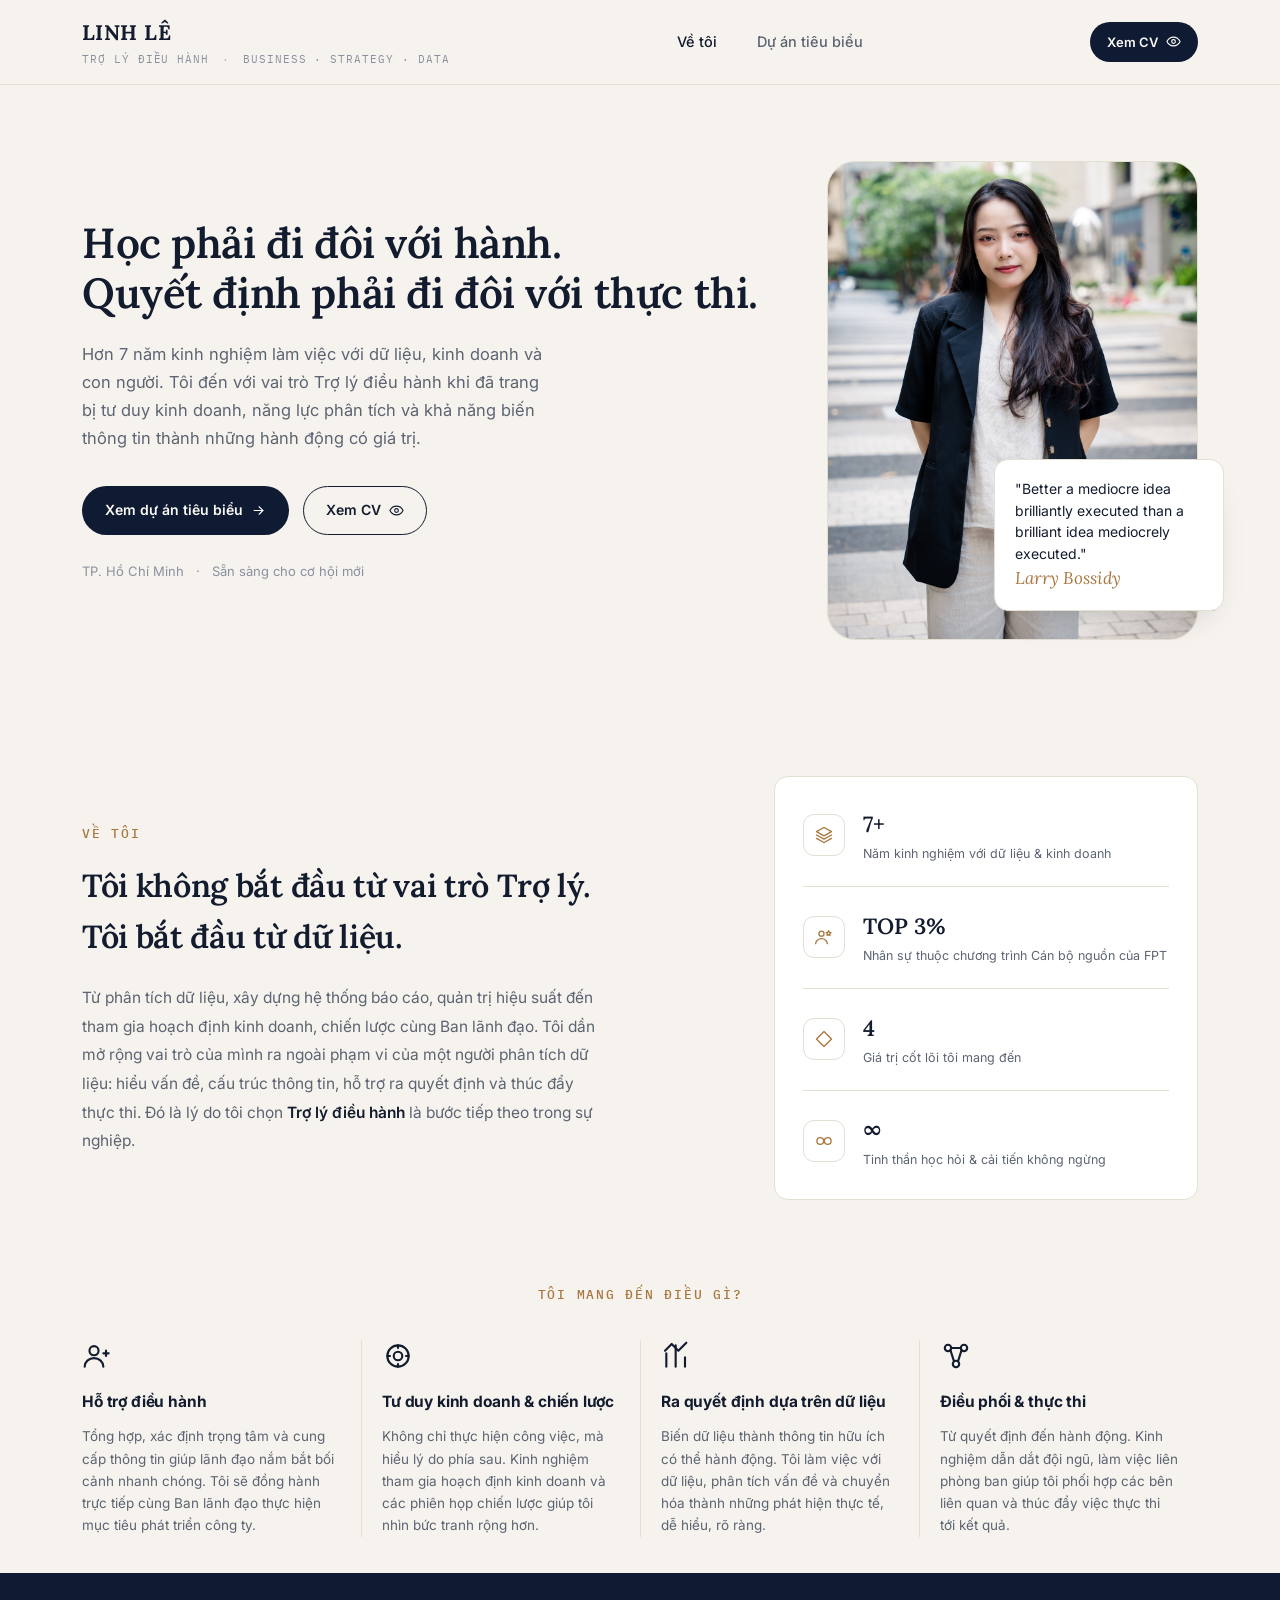
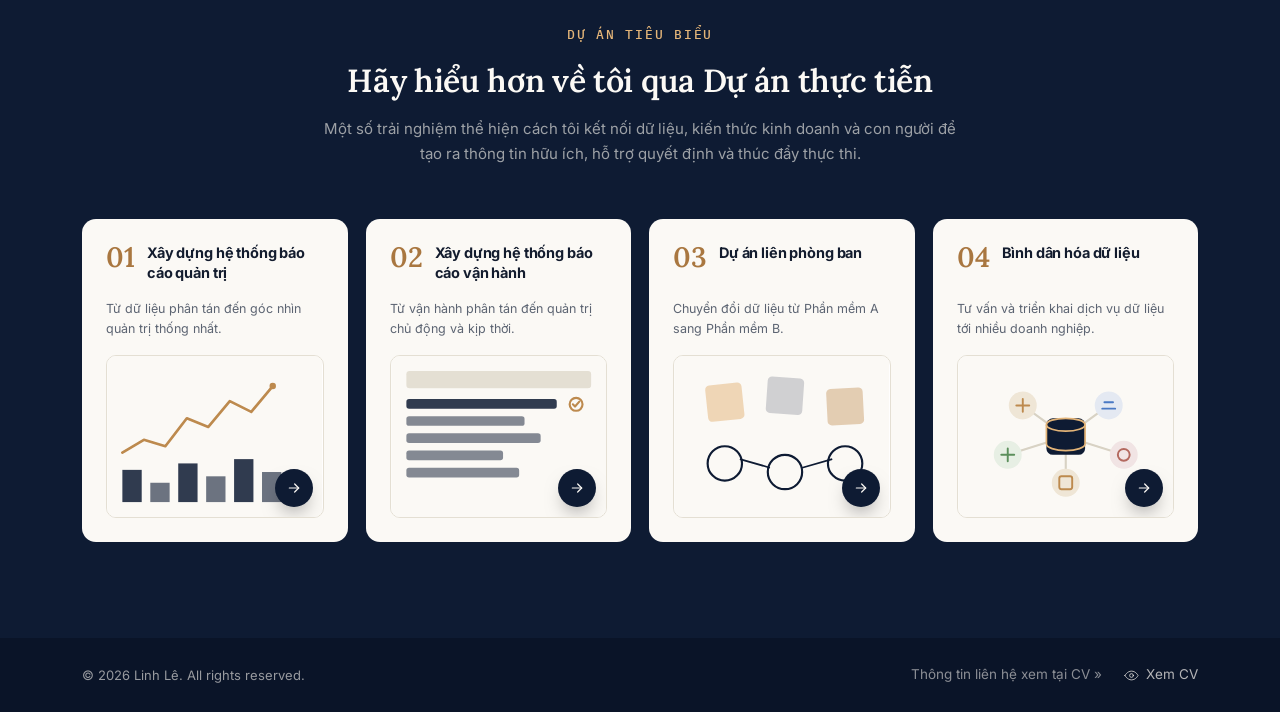
<file: index.html>
<!doctype html>
<html lang="vi">
<head>
<meta charset="UTF-8">
<meta name="viewport" content="width=device-width, initial-scale=1">
<title>Linh Lê — Trợ lý điều hành | Business · Strategy · Data</title>
<meta name="description" content="Linh Lê — Trợ lý điều hành với hơn 7 năm kinh nghiệm về dữ liệu, kinh doanh và chiến lược. Biến sự phức tạp thành rõ ràng, biến quyết định thành hành động.">
<link rel="preconnect" href="https://fonts.googleapis.com">
<link rel="preconnect" href="https://fonts.gstatic.com" crossorigin>
<link href="https://fonts.googleapis.com/css2?family=Lora:ital,wght@0,500;0,600;0,700;1,500;1,600&family=Inter:wght@400;500;600;700&family=IBM+Plex+Mono:wght@400;500&display=swap" rel="stylesheet">
<link rel="stylesheet" href="style.css">
</head>
<body>

<header class="site-header">
  <div class="wrap">
    <a href="index.html" class="brand">
      <span class="brand-name">LINH LÊ</span>
      <span class="brand-tag">Trợ lý điều hành <span>·</span> Business · Strategy · Data</span>
    </a>
    <nav class="main-nav" aria-label="Điều hướng chính">
      <a href="#ve-toi" class="active">Về tôi</a>
      <a href="#du-an">Dự án tiêu biểu</a>
    </nav>
    <div class="nav-cta">
      <a class="btn btn-primary btn-sm" href="cv.pdf" target="_blank" rel="noopener">
        Xem CV
        <svg viewBox="0 0 24 24" fill="none" stroke="currentColor" stroke-width="1.8" stroke-linecap="round" stroke-linejoin="round"><path d="M1.5 12S5 5 12 5s10.5 7 10.5 7-3.5 7-10.5 7S1.5 12 1.5 12Z"/><circle cx="12" cy="12" r="3"/></svg>
      </a>
      <button class="nav-toggle" aria-label="Mở menu">
        <svg viewBox="0 0 24 24" fill="none" stroke="currentColor" stroke-width="1.8" stroke-linecap="round"><path d="M4 7h16M4 12h16M4 17h16"/></svg>
      </button>
    </div>
  </div>
</header>

<main>

  <!-- ============ HERO ============ -->
  <section class="hero" id="ve-toi">
    <div class="wrap hero-grid">
      <div class="hero-copy">
        <h1>Học phải đi đôi với hành.<br>Quyết định phải đi đôi với thực thi.</h1>
        <p class="lede">Hơn 7 năm kinh nghiệm làm việc với dữ liệu, kinh doanh và con người. Tôi đến với vai trò Trợ lý điều hành khi đã trang bị tư duy kinh doanh, năng lực phân tích và khả năng biến thông tin thành những hành động có giá trị.</p>
        <div class="hero-actions">
          <a href="#du-an" class="btn btn-primary">
            Xem dự án tiêu biểu
            <svg viewBox="0 0 24 24" fill="none" stroke="currentColor" stroke-width="1.8" stroke-linecap="round" stroke-linejoin="round"><path d="M5 12h14"/><path d="M13 6l6 6-6 6"/></svg>
          </a>
          <a href="cv.pdf" class="btn btn-outline" target="_blank" rel="noopener">
            Xem CV
            <svg viewBox="0 0 24 24" fill="none" stroke="currentColor" stroke-width="1.8" stroke-linecap="round" stroke-linejoin="round"><path d="M1.5 12S5 5 12 5s10.5 7 10.5 7-3.5 7-10.5 7S1.5 12 1.5 12Z"/><circle cx="12" cy="12" r="3"/></svg>
          </a>
        </div>
        <p class="hero-caption">TP. Hồ Chí Minh <span>·</span> Sẵn sàng cho cơ hội mới</p>
      </div>
      <div class="hero-visual">
        <div class="portrait-frame">
          <img src="portrait.jpg" alt="Chân dung Linh Lê">
        </div>
        <div class="portrait-dot-grid" aria-hidden="true"></div>
        <aside class="hero-quote">
          <p>"Better a mediocre idea brilliantly executed than a brilliant idea mediocrely executed."</p>
          <span class="sig">Larry Bossidy</span>
        </aside>
      </div>
    </div>
  </section>

  <!-- ============ ABOUT ============ -->
  <section class="section about-band">
    <div class="wrap">
      <div class="about-split">
        <div class="about-text">
          <span class="eyebrow">Về tôi</span>
          <h2>Tôi không bắt đầu từ vai trò Trợ lý.<br>Tôi bắt đầu từ dữ liệu.</h2>
          <p class="about-lede">Từ phân tích dữ liệu, xây dựng hệ thống báo cáo, quản trị hiệu suất đến tham gia hoạch định kinh doanh, chiến lược cùng Ban lãnh đạo. Tôi dần mở rộng vai trò của mình ra ngoài phạm vi của một người phân tích dữ liệu: hiểu vấn đề, cấu trúc thông tin, hỗ trợ ra quyết định và thúc đẩy thực thi. Đó là lý do tôi chọn <strong>Trợ lý điều hành</strong> là bước tiếp theo trong sự nghiệp.</p>
        </div>

        <div class="about-card">
          <div class="about-stat">
            <span class="icon-badge"><svg viewBox="0 0 24 24" fill="none" stroke="currentColor" stroke-width="1.6" stroke-linecap="round" stroke-linejoin="round"><path d="M12 3 3 8l9 5 9-5-9-5Z"/><path d="M3 16l9 5 9-5M3 12l9 5 9-5"/></svg></span>
            <div>
              <span class="s-num">7+</span>
              <span class="s-label">Năm kinh nghiệm với dữ liệu &amp; kinh doanh</span>
            </div>
          </div>
          <div class="about-stat">
            <span class="icon-badge"><svg viewBox="0 0 24 24" fill="none" stroke="currentColor" stroke-width="1.6" stroke-linecap="round" stroke-linejoin="round"><circle cx="9" cy="8" r="3"/><path d="M2 20c0-3.3 3.1-6 7-6s7 2.7 7 6"/><path d="m17.5 4.5.9 1.9 2 .3-1.5 1.4.4 2-1.8-1-1.8 1 .4-2-1.5-1.4 2-.3.9-1.9Z"/></svg></span>
            <div>
              <span class="s-num">TOP 3%</span>
              <span class="s-label">Nhân sự thuộc chương trình Cán bộ nguồn của FPT</span>
            </div>
          </div>
          <div class="about-stat">
            <span class="icon-badge"><svg viewBox="0 0 24 24" fill="none" stroke="currentColor" stroke-width="1.6" stroke-linecap="round" stroke-linejoin="round"><path d="M12 3 3 12l9 9 9-9-9-9Z"/></svg></span>
            <div>
              <span class="s-num">4</span>
              <span class="s-label">Giá trị cốt lõi tôi mang đến</span>
            </div>
          </div>
          <div class="about-stat">
            <span class="icon-badge"><svg viewBox="0 0 24 24" fill="none" stroke="currentColor" stroke-width="1.6" stroke-linecap="round" stroke-linejoin="round"><circle cx="7.5" cy="12" r="4"/><circle cx="16.5" cy="12" r="4"/></svg></span>
            <div>
              <span class="s-num">∞</span>
              <span class="s-label">Tinh thần học hỏi &amp; cải tiến không ngừng</span>
            </div>
          </div>
        </div>
      </div>
    </div>
  </section>

  <!-- ============ CAPABILITIES ============ -->
  <section class="section-tight">
    <div class="wrap">
      <span class="eyebrow" style="display:block; text-align:center; margin-bottom:36px;">Tôi mang đến điều gì?</span>
      <div class="capability-columns">
        <div class="capability-col">
          <svg class="plain-icon" viewBox="0 0 24 24" fill="none" stroke="currentColor" stroke-width="1.6" stroke-linecap="round" stroke-linejoin="round"><circle cx="9" cy="8" r="3.4"/><path d="M2 20c0-3.6 3.1-6.4 7-6.4s7 2.8 7 6.4"/><path d="M18 8v4M20 10h-4"/></svg>
          <h3>Hỗ trợ điều hành</h3>
          <p>Tổng hợp, xác định trọng tâm và cung cấp thông tin giúp lãnh đạo nắm bắt bối cảnh nhanh chóng. Tôi sẽ đồng hành trực tiếp cùng Ban lãnh đạo thực hiện mục tiêu phát triển công ty.</p>
        </div>
        <div class="capability-col">
          <svg class="plain-icon" viewBox="0 0 24 24" fill="none" stroke="currentColor" stroke-width="1.6" stroke-linecap="round" stroke-linejoin="round"><circle cx="12" cy="12" r="8"/><circle cx="12" cy="12" r="3.2"/><path d="M12 4v2M12 18v2M4 12h2M18 12h2"/></svg>
          <h3>Tư duy kinh doanh &amp; chiến lược</h3>
          <p>Không chỉ thực hiện công việc, mà hiểu lý do phía sau. Kinh nghiệm tham gia hoạch định kinh doanh và các phiên họp chiến lược giúp tôi nhìn bức tranh rộng hơn.</p>
        </div>
        <div class="capability-col">
          <svg class="plain-icon" viewBox="0 0 24 24" fill="none" stroke="currentColor" stroke-width="1.6" stroke-linecap="round" stroke-linejoin="round"><path d="M4 20V10M11 20V4M18 20v-7"/><path d="M3 8l5-5 5 5 6-6"/></svg>
          <h3>Ra quyết định dựa trên dữ liệu</h3>
          <p>Biến dữ liệu thành thông tin hữu ích có thể hành động. Tôi làm việc với dữ liệu, phân tích vấn đề và chuyển hóa thành những phát hiện thực tế, dễ hiểu, rõ ràng.</p>
        </div>
        <div class="capability-col">
          <svg class="plain-icon" viewBox="0 0 24 24" fill="none" stroke="currentColor" stroke-width="1.6" stroke-linecap="round" stroke-linejoin="round"><circle cx="6" cy="6" r="2.4"/><circle cx="18" cy="6" r="2.4"/><circle cx="12" cy="18" r="2.4"/><path d="M7.8 7.5 10.5 16M16.2 7.5 13.5 16M8.4 6h7.2"/></svg>
          <h3>Điều phối &amp; thực thi</h3>
          <p>Từ quyết định đến hành động. Kinh nghiệm dẫn dắt đội ngũ, làm việc liên phòng ban giúp tôi phối hợp các bên liên quan và thúc đẩy việc thực thi tới kết quả.</p>
        </div>
      </div>
    </div>
  </section>

  <!-- ============ PROJECTS ============ -->
  <section class="section projects-dark" id="du-an">
    <div class="wrap">
      <div class="projects-head">
        <span class="eyebrow">Dự án tiêu biểu</span>
        <h2>Hãy hiểu hơn về tôi qua Dự án thực tiễn</h2>
        <p>Một số trải nghiệm thể hiện cách tôi kết nối dữ liệu, kiến thức kinh doanh và con người để tạo ra thông tin hữu ích, hỗ trợ quyết định và thúc đẩy thực thi.</p>
      </div>

      <div class="project-grid">

        <a class="project-card-v2" href="case-study-01.html">
          <div class="pc-head">
            <span class="pc-num">01</span>
            <h3>Xây dựng hệ thống báo cáo quản trị</h3>
          </div>
          <p class="pc-sub">Từ dữ liệu phân tán đến góc nhìn quản trị thống nhất.</p>
          <div class="pc-visual" aria-hidden="true">
            <svg viewBox="0 0 200 150" fill="none" xmlns="http://www.w3.org/2000/svg">
              <rect width="200" height="150" fill="#FBF9F5"/>
              <polyline points="14,90 34,78 54,84 74,58 94,66 114,42 134,52 154,28" fill="none" stroke="#BD8A4E" stroke-width="2.5" stroke-linecap="round" stroke-linejoin="round"/>
              <circle cx="154" cy="28" r="3" fill="#BD8A4E"/>
              <rect x="14" y="106" width="18" height="30" fill="#0E1B33" opacity=".85"/>
              <rect x="40" y="118" width="18" height="18" fill="#0E1B33" opacity=".6"/>
              <rect x="66" y="100" width="18" height="36" fill="#0E1B33" opacity=".85"/>
              <rect x="92" y="112" width="18" height="24" fill="#0E1B33" opacity=".6"/>
              <rect x="118" y="96" width="18" height="40" fill="#0E1B33" opacity=".85"/>
              <rect x="144" y="108" width="18" height="28" fill="#0E1B33" opacity=".6"/>
            </svg>
            <span class="pc-arrow"><svg viewBox="0 0 24 24" fill="none" stroke="currentColor" stroke-width="1.8" stroke-linecap="round" stroke-linejoin="round"><path d="M5 12h14"/><path d="M13 6l6 6-6 6"/></svg></span>
          </div>
        </a>

        <a class="project-card-v2" href="case-study-02.html">
          <div class="pc-head">
            <span class="pc-num">02</span>
            <h3>Xây dựng hệ thống báo cáo vận hành</h3>
          </div>
          <p class="pc-sub">Từ vận hành phân tán đến quản trị chủ động và kịp thời.</p>
          <div class="pc-visual" aria-hidden="true">
            <svg viewBox="0 0 200 150" fill="none" xmlns="http://www.w3.org/2000/svg">
              <rect width="200" height="150" fill="#FBF9F5"/>
              <rect x="14" y="14" width="172" height="16" rx="3" fill="#E4DFD3"/>
              <rect x="14" y="40" width="140" height="9" rx="2.5" fill="#0E1B33" opacity=".85"/>
              <rect x="14" y="56" width="110" height="9" rx="2.5" fill="#0E1B33" opacity=".5"/>
              <rect x="14" y="72" width="125" height="9" rx="2.5" fill="#0E1B33" opacity=".5"/>
              <rect x="14" y="88" width="90" height="9" rx="2.5" fill="#0E1B33" opacity=".5"/>
              <rect x="14" y="104" width="105" height="9" rx="2.5" fill="#0E1B33" opacity=".5"/>
              <circle cx="172" cy="45" r="6" fill="none" stroke="#BD8A4E" stroke-width="2"/>
              <path d="m169 45 2 2 4-4.5" stroke="#BD8A4E" stroke-width="2" stroke-linecap="round" stroke-linejoin="round" fill="none"/>
            </svg>
            <span class="pc-arrow"><svg viewBox="0 0 24 24" fill="none" stroke="currentColor" stroke-width="1.8" stroke-linecap="round" stroke-linejoin="round"><path d="M5 12h14"/><path d="M13 6l6 6-6 6"/></svg></span>
          </div>
        </a>

        <a class="project-card-v2" href="case-study-03.html">
          <div class="pc-head">
            <span class="pc-num">03</span>
            <h3>Dự án liên phòng ban</h3>
          </div>
          <p class="pc-sub">Chuyển đổi dữ liệu từ Phần mềm A sang Phần mềm B.</p>
          <div class="pc-visual" aria-hidden="true">
            <svg viewBox="0 0 200 150" fill="none" xmlns="http://www.w3.org/2000/svg">
              <rect width="200" height="150" fill="#FBF9F5"/>
              <rect x="30" y="26" width="34" height="34" rx="4" fill="#E3B478" opacity=".5" transform="rotate(-6 47 43)"/>
              <rect x="86" y="20" width="34" height="34" rx="4" fill="#0E1B33" opacity=".18" transform="rotate(4 103 37)"/>
              <rect x="142" y="30" width="34" height="34" rx="4" fill="#BD8A4E" opacity=".4" transform="rotate(-3 159 47)"/>
              <circle cx="47" cy="100" r="16" fill="none" stroke="#0E1B33" stroke-width="2"/>
              <circle cx="103" cy="108" r="16" fill="none" stroke="#0E1B33" stroke-width="2"/>
              <circle cx="159" cy="100" r="16" fill="none" stroke="#0E1B33" stroke-width="2"/>
              <path d="M61 96 89 104M147 96 119 104" stroke="#0E1B33" stroke-width="1.6"/>
            </svg>
            <span class="pc-arrow"><svg viewBox="0 0 24 24" fill="none" stroke="currentColor" stroke-width="1.8" stroke-linecap="round" stroke-linejoin="round"><path d="M5 12h14"/><path d="M13 6l6 6-6 6"/></svg></span>
          </div>
        </a>

        <a class="project-card-v2" href="case-study-04.html">
          <div class="pc-head">
            <span class="pc-num">04</span>
            <h3>Bình dân hóa dữ liệu</h3>
          </div>
          <p class="pc-sub">Tư vấn và triển khai dịch vụ dữ liệu tới nhiều doanh nghiệp.</p>
          <div class="pc-visual" aria-hidden="true">
            <svg viewBox="0 0 200 150" fill="none" xmlns="http://www.w3.org/2000/svg">
              <rect width="200" height="150" fill="#FBF9F5"/>
              <path d="M100 75 60 46M100 75 140 46M100 75 46 92M100 75 154 92M100 75 100 118" stroke="#D8D2C4" stroke-width="2"/>
              <rect x="82" y="58" width="36" height="34" rx="6" fill="#0E1B33"/>
              <ellipse cx="100" cy="64" rx="18" ry="6" fill="none" stroke="#E3B478" stroke-width="1.6"/>
              <path d="M82 64v18c0 3.3 8 6 18 6s18-2.7 18-6V64" stroke="#E3B478" stroke-width="1.6" fill="none"/>
              <circle cx="60" cy="46" r="13" fill="#EFE6D6"/>
              <path d="M54 46h12M60 40v12" stroke="#BD8A4E" stroke-width="1.8" stroke-linecap="round"/>
              <circle cx="140" cy="46" r="13" fill="#E4E9F2"/>
              <path d="M134 49h12M136 43h8" stroke="#4A79C4" stroke-width="1.8" stroke-linecap="round"/>
              <circle cx="46" cy="92" r="13" fill="#E7EFE4"/>
              <path d="M40 92h12M46 86v12" stroke="#5C8F5C" stroke-width="1.8" stroke-linecap="round"/>
              <circle cx="154" cy="92" r="13" fill="#F1E4E4"/>
              <circle cx="154" cy="92" r="5.5" fill="none" stroke="#B4695F" stroke-width="1.8"/>
              <circle cx="100" cy="118" r="13" fill="#EFE6D6"/>
              <rect x="94" y="112" width="12" height="12" rx="2" fill="none" stroke="#BD8A4E" stroke-width="1.8"/>
            </svg>
            <span class="pc-arrow"><svg viewBox="0 0 24 24" fill="none" stroke="currentColor" stroke-width="1.8" stroke-linecap="round" stroke-linejoin="round"><path d="M5 12h14"/><path d="M13 6l6 6-6 6"/></svg></span>
          </div>
        </a>

      </div>
    </div>
  </section>

</main>

<footer class="site-footer">
  <div class="wrap">
    <span class="footer-copy">© 2026 Linh Lê. All rights reserved.</span>
    <div class="footer-links">
      <span class="footer-note">Thông tin liên hệ xem tại CV &raquo;</span>
      <a href="cv.pdf" target="_blank" rel="noopener">
        <svg viewBox="0 0 24 24" fill="none" stroke="currentColor" stroke-width="1.6" stroke-linecap="round" stroke-linejoin="round"><path d="M1.5 12S5 5 12 5s10.5 7 10.5 7-3.5 7-10.5 7S1.5 12 1.5 12Z"/><circle cx="12" cy="12" r="3"/></svg>
        Xem CV
      </a>
    </div>
  </div>
</footer>

<script src="script.js"></script>
</body>
</html>
</file>
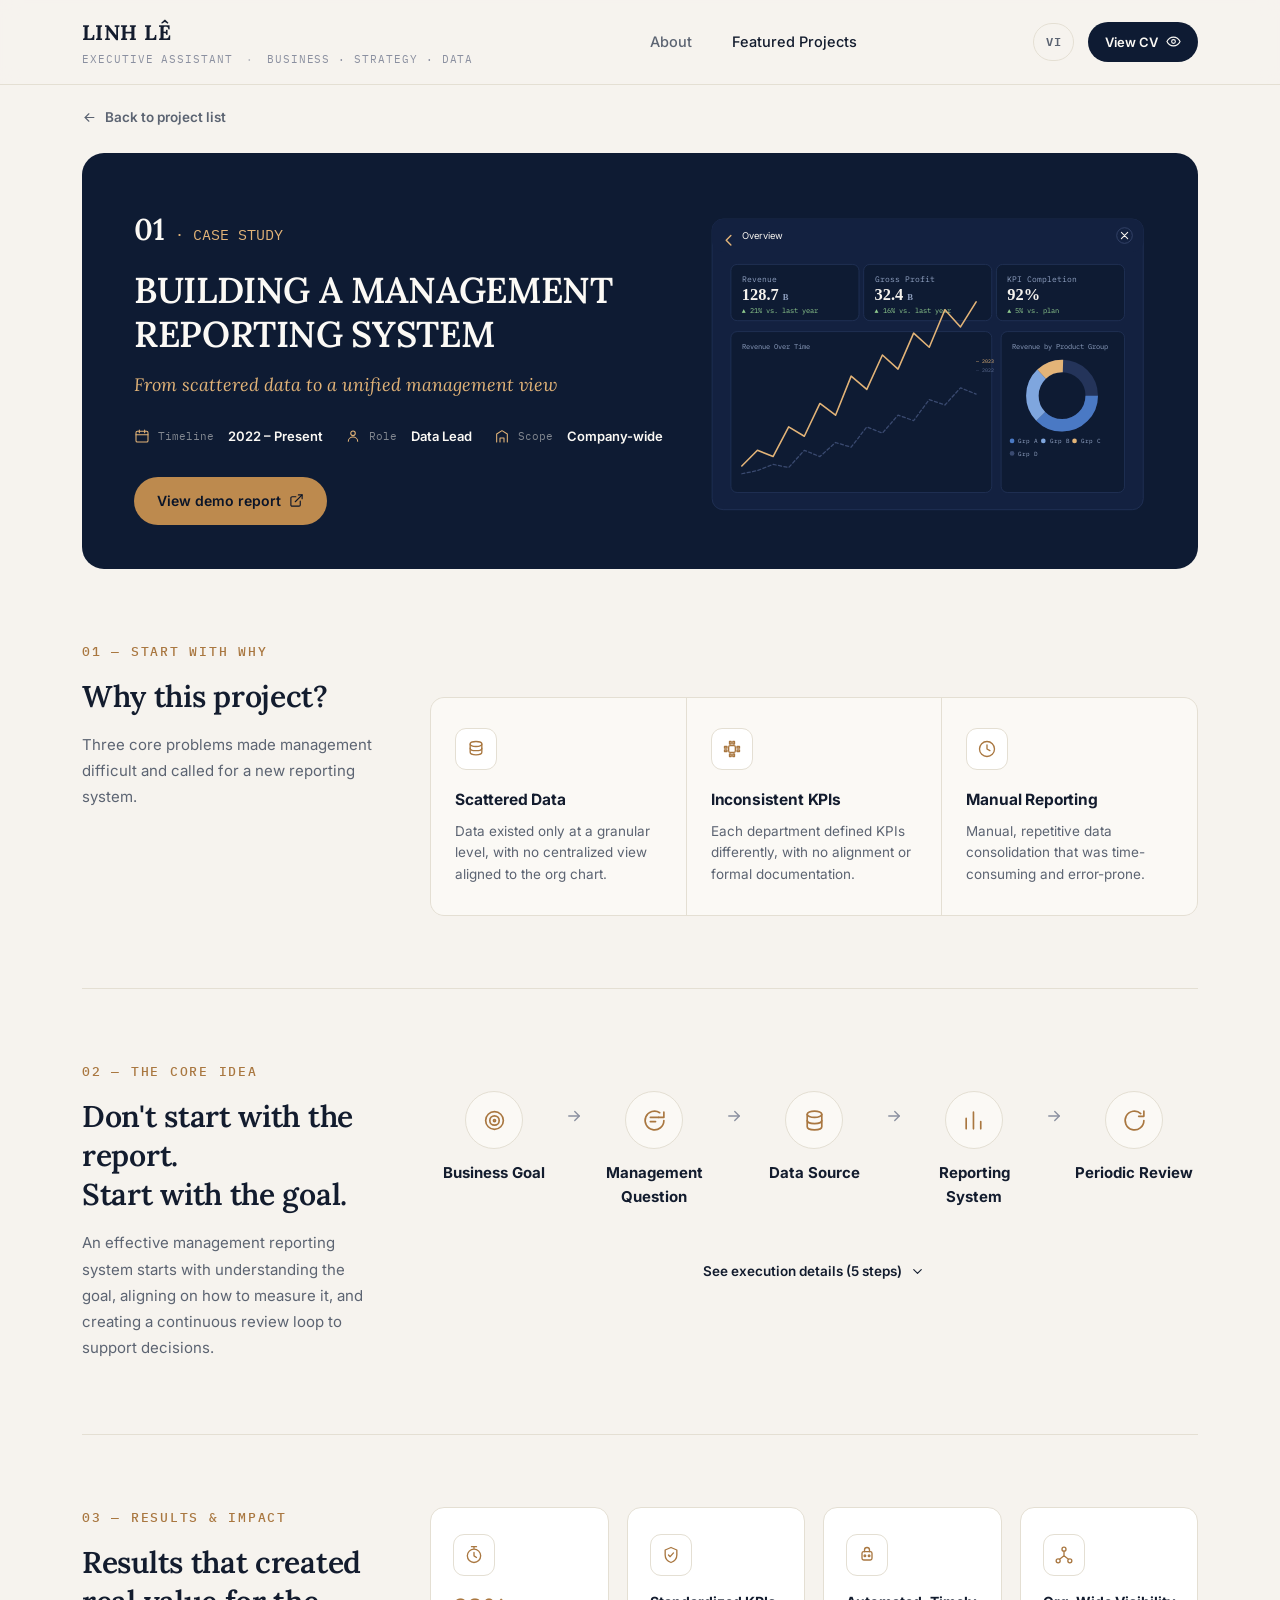
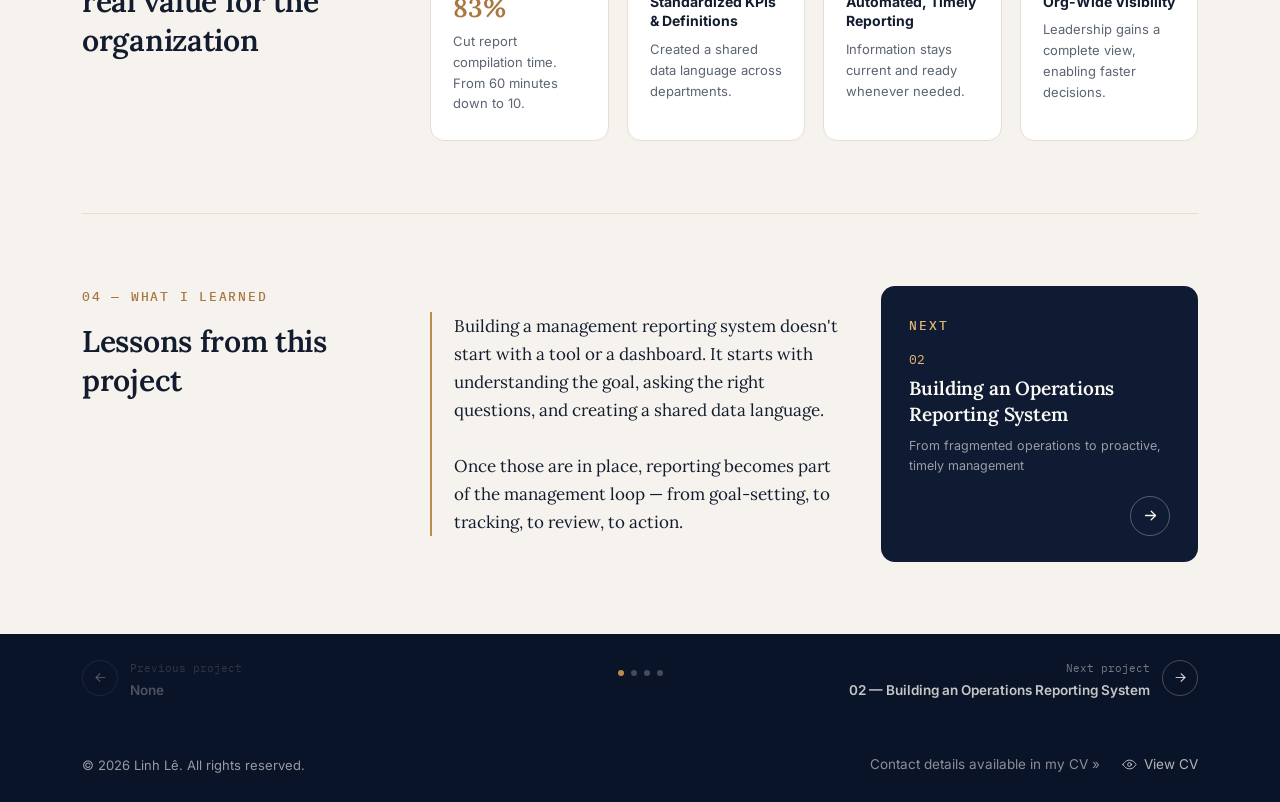
<file: case-study-01-en.html>
<!doctype html>
<html lang="en">
<head>
<meta charset="UTF-8">
<meta name="viewport" content="width=device-width, initial-scale=1">
<title>01 · Building a Management Reporting System — Linh Lê</title>
<meta name="description" content="Case study: From scattered data to a unified management view. Data Lead, 2022–2023, company-wide.">
<link rel="preconnect" href="https://fonts.googleapis.com">
<link rel="preconnect" href="https://fonts.gstatic.com" crossorigin>
<link href="https://fonts.googleapis.com/css2?family=Lora:ital,wght@0,500;0,600;0,700;1,500;1,600&family=Inter:wght@400;500;600;700&family=IBM+Plex+Mono:wght@400;500&display=swap" rel="stylesheet">
<link rel="stylesheet" href="style.css">
</head>
<body>

<header class="site-header">
  <div class="wrap">
    <a href="index-en.html" class="brand">
      <span class="brand-name">LINH LÊ</span>
      <span class="brand-tag">Executive Assistant <span>·</span> Business · Strategy · Data</span>
    </a>
    <nav class="main-nav" aria-label="Main navigation">
      <a href="index-en.html#about">About</a>
      <a href="index-en.html#projects" class="active">Featured Projects</a>
    </nav>
    <div class="nav-cta">
      <a class="lang-switch" href="case-study-01.html">VI</a>
      <a class="btn btn-primary btn-sm" href="cv-en.pdf" target="_blank" rel="noopener">
        View CV
        <svg viewBox="0 0 24 24" fill="none" stroke="currentColor" stroke-width="1.8" stroke-linecap="round" stroke-linejoin="round"><path d="M1.5 12S5 5 12 5s10.5 7 10.5 7-3.5 7-10.5 7S1.5 12 1.5 12Z"/><circle cx="12" cy="12" r="3"/></svg>
      </a>
      <button class="nav-toggle" aria-label="Open menu">
        <svg viewBox="0 0 24 24" fill="none" stroke="currentColor" stroke-width="1.8" stroke-linecap="round"><path d="M4 7h16M4 12h16M4 17h16"/></svg>
      </button>
    </div>
  </div>
</header>

<main>
  <div class="wrap">
    <a class="back-link" href="index-en.html#projects">
      <svg viewBox="0 0 24 24" fill="none" stroke="currentColor" stroke-width="1.8" stroke-linecap="round" stroke-linejoin="round"><path d="M19 12H5"/><path d="M11 6l-6 6 6 6"/></svg>
      Back to project list
    </a>

    <!-- ============ HERO ============ -->
    <section class="cs-hero">
      <div class="cs-hero-copy">
        <div class="cs-num"><b>01</b> · CASE STUDY</div>
        <h1 style="text-transform:uppercase;">Building a Management Reporting System</h1>
        <p class="cs-subtitle">From scattered data to a unified management view</p>

        <div class="cs-meta">
          <div>
            <svg viewBox="0 0 24 24" fill="none" stroke="currentColor" stroke-width="1.6" stroke-linecap="round" stroke-linejoin="round"><rect x="3" y="5" width="18" height="16" rx="2"/><path d="M3 10h18M8 3v4M16 3v4"/></svg>
            <div><span class="m-label">Timeline</span><span class="m-val">2022 – Present</span></div>
          </div>
          <div>
            <svg viewBox="0 0 24 24" fill="none" stroke="currentColor" stroke-width="1.6" stroke-linecap="round" stroke-linejoin="round"><circle cx="12" cy="8" r="3.4"/><path d="M5 20c0-3.6 3.1-6.4 7-6.4s7 2.8 7 6.4"/></svg>
            <div><span class="m-label">Role</span><span class="m-val">Data Lead</span></div>
          </div>
          <div>
            <svg viewBox="0 0 24 24" fill="none" stroke="currentColor" stroke-width="1.6" stroke-linecap="round" stroke-linejoin="round"><path d="M4 21V9l8-5 8 5v12"/><path d="M9 21v-6h6v6"/></svg>
            <div><span class="m-label">Scope</span><span class="m-val">Company-wide</span></div>
          </div>
        </div>

        <div class="cs-hero-actions" style="display:flex; gap:14px; margin-top:30px; flex-wrap:wrap;">
          <a class="btn btn-amber" href="https://script.google.com/macros/s/AKfycbwnJBb37l2ryKj5LThJ-bkCEr1Ky-9_YkpUVRzgctmEu72WseMAt2K9HlJlLT6U0W1hSw/exec" target="_blank" rel="noopener">
            View demo report
            <svg viewBox="0 0 24 24" fill="none" stroke="currentColor" stroke-width="1.8" stroke-linecap="round" stroke-linejoin="round"><path d="M18 13v6a2 2 0 0 1-2 2H5a2 2 0 0 1-2-2V8a2 2 0 0 1 2-2h6"/><path d="M15 3h6v6"/><path d="M10 14 21 3"/></svg>
          </a>
        </div>
      </div>

      <div class="cs-hero-visual">
        <svg class="browser-mock" viewBox="0 0 560 380" fill="none" xmlns="http://www.w3.org/2000/svg">
          <rect x="4" y="4" width="552" height="372" rx="14" fill="#132140" stroke="#24345A"/>
          <rect x="4" y="4" width="552" height="42" rx="14" fill="#132140"/>
          <path d="M28 25l-6 6 6 6" stroke="#E3B478" stroke-width="1.8" stroke-linecap="round" stroke-linejoin="round" fill="none"/>
          <text x="42" y="30" font-family="Inter, sans-serif" font-size="12" fill="#F6F3EE">Overview</text>
          <circle cx="532" cy="25" r="10" fill="none" stroke="#3A4A70"/>
          <path d="M528 21l8 8M536 21l-8 8" stroke="#F6F3EE" stroke-width="1.4" stroke-linecap="round"/>

          <rect x="28" y="62" width="164" height="72" rx="8" fill="#0E1B33" stroke="#24345A"/>
          <text x="42" y="84" font-family="IBM Plex Mono, monospace" font-size="10" fill="#8FA0C0">Revenue</text>
          <text x="42" y="108" font-family="Fraunces, serif" font-size="21" font-weight="600" fill="#F6F3EE">128.7 <tspan font-size="11" fill="#8FA0C0">B</tspan></text>
          <text x="42" y="124" font-family="IBM Plex Mono, monospace" font-size="8.5" fill="#8FCB8E">▲ 21% vs. last year</text>

          <rect x="198" y="62" width="164" height="72" rx="8" fill="#0E1B33" stroke="#24345A"/>
          <text x="212" y="84" font-family="IBM Plex Mono, monospace" font-size="10" fill="#8FA0C0">Gross Profit</text>
          <text x="212" y="108" font-family="Fraunces, serif" font-size="21" font-weight="600" fill="#F6F3EE">32.4 <tspan font-size="11" fill="#8FA0C0">B</tspan></text>
          <text x="212" y="124" font-family="IBM Plex Mono, monospace" font-size="8.5" fill="#8FCB8E">▲ 16% vs. last year</text>

          <rect x="368" y="62" width="164" height="72" rx="8" fill="#0E1B33" stroke="#24345A"/>
          <text x="382" y="84" font-family="IBM Plex Mono, monospace" font-size="10" fill="#8FA0C0">KPI Completion</text>
          <text x="382" y="108" font-family="Fraunces, serif" font-size="21" font-weight="600" fill="#F6F3EE">92%</text>
          <text x="382" y="124" font-family="IBM Plex Mono, monospace" font-size="8.5" fill="#8FCB8E">▲ 5% vs. plan</text>

          <rect x="28" y="148" width="334" height="206" rx="8" fill="#0E1B33" stroke="#24345A"/>
          <text x="42" y="170" font-family="IBM Plex Mono, monospace" font-size="9.5" fill="#8FA0C0">Revenue Over Time</text>
          <polyline points="42,320 62,300 82,308 102,270 122,282 142,240 162,255 182,205 202,222 222,178 242,196 262,150 282,168 302,120 322,142 342,110" fill="none" stroke="#E3B478" stroke-width="2" stroke-linecap="round" stroke-linejoin="round"/>
          <polyline points="42,330 62,326 82,318 102,322 122,300 142,308 162,290 182,296 202,270 222,278 242,255 262,262 282,235 302,242 322,220 342,228" fill="none" stroke="#3A4A70" stroke-width="1.6" stroke-dasharray="4 3" stroke-linecap="round" stroke-linejoin="round"/>
          <text x="342" y="188" font-family="IBM Plex Mono, monospace" font-size="7" fill="#E3B478">— 2023</text>
          <text x="342" y="200" font-family="IBM Plex Mono, monospace" font-size="7" fill="#5E6E92">┄ 2022</text>

          <rect x="374" y="148" width="158" height="206" rx="8" fill="#0E1B33" stroke="#24345A"/>
          <text x="388" y="170" font-family="IBM Plex Mono, monospace" font-size="9.5" fill="#8FA0C0">Revenue by Product Group</text>
          <circle cx="452" cy="230" r="38" fill="none" stroke="#24345A" stroke-width="16"/>
          <circle cx="452" cy="230" r="38" fill="none" stroke="#4A79C4" stroke-width="16" stroke-dasharray="90 149" stroke-dashoffset="0"/>
          <circle cx="452" cy="230" r="38" fill="none" stroke="#7FA6DE" stroke-width="16" stroke-dasharray="60 179" stroke-dashoffset="-90"/>
          <circle cx="452" cy="230" r="38" fill="none" stroke="#E3B478" stroke-width="16" stroke-dasharray="30 209" stroke-dashoffset="-150"/>
          <circle cx="388" cy="288" r="3" fill="#4A79C4"/><text x="396" y="291" font-family="IBM Plex Mono, monospace" font-size="7.5" fill="#8FA0C0">Grp A</text>
          <circle cx="428" cy="288" r="3" fill="#7FA6DE"/><text x="436" y="291" font-family="IBM Plex Mono, monospace" font-size="7.5" fill="#8FA0C0">Grp B</text>
          <circle cx="468" cy="288" r="3" fill="#E3B478"/><text x="476" y="291" font-family="IBM Plex Mono, monospace" font-size="7.5" fill="#8FA0C0">Grp C</text>
          <circle cx="388" cy="304" r="3" fill="#3A4A70"/><text x="396" y="307" font-family="IBM Plex Mono, monospace" font-size="7.5" fill="#8FA0C0">Grp D</text>
        </svg>
      </div>
    </section>

    <!-- ============ 01 START WITH WHY ============ -->
    <section class="cs-section">
      <div class="cs-split">
        <div class="cs-label">
          <span class="eyebrow">01 — Start with why</span>
          <h2>Why this project?</h2>
          <p>Three core problems made management difficult and called for a new reporting system.</p>
        </div>

        <div class="cs-split-content">
          <div class="capability-grid" style="grid-template-columns:repeat(3,1fr);">
            <div class="capability">
              <span class="icon-badge">
                <svg viewBox="0 0 24 24" fill="none" stroke="currentColor" stroke-width="1.6" stroke-linecap="round" stroke-linejoin="round"><ellipse cx="12" cy="6" rx="7" ry="3"/><path d="M5 6v5c0 1.7 3.1 3 7 3s7-1.3 7-3V6"/><path d="M5 11v5c0 1.7 3.1 3 7 3s7-1.3 7-3v-5"/></svg>
              </span>
              <h3>Scattered Data</h3>
              <p>Data existed only at a granular level, with no centralized view aligned to the org chart.</p>
            </div>
            <div class="capability">
              <span class="icon-badge">
                <svg viewBox="0 0 24 24" fill="none" stroke="currentColor" stroke-width="1.6" stroke-linecap="round" stroke-linejoin="round"><path d="M9 3h2v3H9zM13 3h2v3h-2zM9 18h2v3H9zM13 18h2v3h-2zM3 9h3v2H3zM3 13h3v2H3zM18 9h3v2h-3zM18 13h3v2h-3z"/><rect x="8" y="8" width="8" height="8" rx="1.6"/></svg>
              </span>
              <h3>Inconsistent KPIs</h3>
              <p>Each department defined KPIs differently, with no alignment or formal documentation.</p>
            </div>
            <div class="capability">
              <span class="icon-badge">
                <svg viewBox="0 0 24 24" fill="none" stroke="currentColor" stroke-width="1.6" stroke-linecap="round" stroke-linejoin="round"><circle cx="12" cy="12" r="9"/><path d="M12 7v5l3.5 2"/></svg>
              </span>
              <h3>Manual Reporting</h3>
              <p>Manual, repetitive data consolidation that was time-consuming and error-prone.</p>
            </div>
          </div>
        </div>
      </div>
    </section>

    <!-- ============ 02 THE CORE IDEA ============ -->
    <section class="cs-section">
      <div class="cs-split">
        <div class="cs-label">
          <span class="eyebrow">02 — The core idea</span>
          <h2>Don't start with the report.<br>Start with the goal.</h2>
          <p>An effective management reporting system starts with understanding the goal, aligning on how to measure it, and creating a continuous review loop to support decisions.</p>
        </div>

        <div class="cs-split-content">
          <div class="idea-flow">
            <div class="idea-flow-node">
              <span class="dot"><svg viewBox="0 0 24 24" fill="none" stroke="currentColor" stroke-width="1.6" stroke-linecap="round" stroke-linejoin="round"><circle cx="12" cy="12" r="8.5"/><circle cx="12" cy="12" r="4.5"/><circle cx="12" cy="12" r="1"/></svg></span>
              <span class="f-title">Business Goal</span>
            </div>
            <span class="idea-flow-arrow"><svg viewBox="0 0 24 24" fill="none" stroke="currentColor" stroke-width="1.8" stroke-linecap="round" stroke-linejoin="round"><path d="M5 12h14"/><path d="M13 6l6 6-6 6"/></svg></span>
            <div class="idea-flow-node">
              <span class="dot"><svg viewBox="0 0 24 24" fill="none" stroke="currentColor" stroke-width="1.6" stroke-linecap="round" stroke-linejoin="round"><path d="M8 9h8M8 13h5"/><path d="M21 12a9 9 0 1 1-4-7.5"/><path d="M21 4v5h-5"/></svg></span>
              <span class="f-title">Management Question</span>
            </div>
            <span class="idea-flow-arrow"><svg viewBox="0 0 24 24" fill="none" stroke="currentColor" stroke-width="1.8" stroke-linecap="round" stroke-linejoin="round"><path d="M5 12h14"/><path d="M13 6l6 6-6 6"/></svg></span>
            <div class="idea-flow-node">
              <span class="dot"><svg viewBox="0 0 24 24" fill="none" stroke="currentColor" stroke-width="1.6" stroke-linecap="round" stroke-linejoin="round"><ellipse cx="12" cy="6" rx="7" ry="3"/><path d="M5 6v12c0 1.7 3.1 3 7 3s7-1.3 7-3V6"/><path d="M5 12c0 1.7 3.1 3 7 3s7-1.3 7-3"/></svg></span>
              <span class="f-title">Data Source</span>
            </div>
            <span class="idea-flow-arrow"><svg viewBox="0 0 24 24" fill="none" stroke="currentColor" stroke-width="1.8" stroke-linecap="round" stroke-linejoin="round"><path d="M5 12h14"/><path d="M13 6l6 6-6 6"/></svg></span>
            <div class="idea-flow-node">
              <span class="dot"><svg viewBox="0 0 24 24" fill="none" stroke="currentColor" stroke-width="1.6" stroke-linecap="round" stroke-linejoin="round"><path d="M4 20V10M11 20V4M18 20v-7"/></svg></span>
              <span class="f-title">Reporting System</span>
            </div>
            <span class="idea-flow-arrow"><svg viewBox="0 0 24 24" fill="none" stroke="currentColor" stroke-width="1.8" stroke-linecap="round" stroke-linejoin="round"><path d="M5 12h14"/><path d="M13 6l6 6-6 6"/></svg></span>
            <div class="idea-flow-node">
              <span class="dot"><svg viewBox="0 0 24 24" fill="none" stroke="currentColor" stroke-width="1.6" stroke-linecap="round" stroke-linejoin="round"><path d="M21 12a9 9 0 1 1-3-6.7"/><path d="M21 3v5h-5"/></svg></span>
              <span class="f-title">Periodic Review</span>
            </div>
          </div>

          <button class="expand-toggle" type="button" data-target="exec-steps" data-collapsed-label="Collapse" aria-expanded="false">
            <span class="toggle-label">See execution details (5 steps)</span>
            <svg viewBox="0 0 24 24" fill="none" stroke="currentColor" stroke-width="1.8" stroke-linecap="round" stroke-linejoin="round"><path d="M6 9l6 6 6-6"/></svg>
          </button>

          <div class="step-accordion-v2" id="exec-steps">
            <div class="inner">
              <div class="step-row-v2">
                <span class="sr-badge">01</span>
                <div>
                  <h4>Set goals at the start of the year</h4>
                  <p>Review the prior year, combine leadership direction with departmental plans, and finalize the year's goals.</p>
                </div>
                <span class="sr-plus"><svg viewBox="0 0 24 24" fill="none" stroke="currentColor" stroke-width="1.8" stroke-linecap="round" stroke-linejoin="round"><path d="M12 5v14M5 12h14"/></svg></span>
              </div>
              <div class="step-row-v2">
                <span class="sr-badge">02</span>
                <div>
                  <h4>Gather management questions &amp; align on data definitions</h4>
                  <p>Identify the management questions to answer, and align on KPI definitions, units, calculation rules, data sources, and ownership.</p>
                </div>
                <span class="sr-plus"><svg viewBox="0 0 24 24" fill="none" stroke="currentColor" stroke-width="1.8" stroke-linecap="round" stroke-linejoin="round"><path d="M12 5v14M5 12h14"/></svg></span>
              </div>
              <div class="step-row-v2">
                <span class="sr-badge">03</span>
                <div>
                  <h4>Collect data</h4>
                  <p>Collect and process target data (allocated from the annual goal) and actual data (recorded continuously) per the agreed definitions.</p>
                </div>
                <span class="sr-plus"><svg viewBox="0 0 24 24" fill="none" stroke="currentColor" stroke-width="1.8" stroke-linecap="round" stroke-linejoin="round"><path d="M12 5v14M5 12h14"/></svg></span>
              </div>
              <div class="step-row-v2">
                <span class="sr-badge">04</span>
                <div>
                  <h4>Build the report</h4>
                  <p>Design and deploy a report that fully answers the management questions, tracks performance, and supports decisions.</p>
                </div>
                <span class="sr-plus"><svg viewBox="0 0 24 24" fill="none" stroke="currentColor" stroke-width="1.8" stroke-linecap="round" stroke-linejoin="round"><path d="M12 5v14M5 12h14"/></svg></span>
              </div>
              <div class="step-row-v2">
                <span class="sr-badge">05</span>
                <div>
                  <h4>Review progress periodically</h4>
                  <p>Compare actuals against targets, assess trends, and act promptly. When context changes, the loop can return to step 1 or 2.</p>
                </div>
                <span class="sr-plus"><svg viewBox="0 0 24 24" fill="none" stroke="currentColor" stroke-width="1.8" stroke-linecap="round" stroke-linejoin="round"><path d="M12 5v14M5 12h14"/></svg></span>
              </div>
            </div>
          </div>
        </div>
      </div>
    </section>

    <!-- ============ 03 KẾT QUẢ & TÁC ĐỘNG ============ -->
    <section class="cs-section">
      <div class="cs-split">
        <div class="cs-label">
          <span class="eyebrow">03 — Results &amp; impact</span>
          <h2>Results that created real value for the organization</h2>
        </div>
        <div class="cs-split-content">
          <div class="impact-grid-v2">
            <div class="impact-card-v2">
              <span class="icon-badge"><svg viewBox="0 0 24 24" fill="none" stroke="currentColor" stroke-width="1.6" stroke-linecap="round" stroke-linejoin="round"><circle cx="12" cy="13" r="8"/><path d="M12 9v4l3 2"/><path d="M9 2h6M12 2v2"/></svg></span>
              <div class="i-num">83%</div>
              <p>Cut report compilation time.<br>From 60 minutes down to 10.</p>
            </div>
            <div class="impact-card-v2">
              <span class="icon-badge"><svg viewBox="0 0 24 24" fill="none" stroke="currentColor" stroke-width="1.6" stroke-linecap="round" stroke-linejoin="round"><path d="M12 3l7 3v6c0 4.5-3 7.5-7 9-4-1.5-7-4.5-7-9V6Z"/><path d="m9 12 2 2 4-4.5"/></svg></span>
              <div class="i-title" style="margin-top:0;">Standardized KPIs &amp; Definitions</div>
              <p>Created a shared data language across departments.</p>
            </div>
            <div class="impact-card-v2">
              <span class="icon-badge"><svg viewBox="0 0 24 24" fill="none" stroke="currentColor" stroke-width="1.6" stroke-linecap="round" stroke-linejoin="round"><rect x="6" y="8" width="12" height="10" rx="2"/><path d="M9 8V6a3 3 0 0 1 6 0v2"/><circle cx="9.5" cy="13" r="1"/><circle cx="14.5" cy="13" r="1"/></svg></span>
              <div class="i-title" style="margin-top:0;">Automated, Timely Reporting</div>
              <p>Information stays current and ready whenever needed.</p>
            </div>
            <div class="impact-card-v2">
              <span class="icon-badge"><svg viewBox="0 0 24 24" fill="none" stroke="currentColor" stroke-width="1.6" stroke-linecap="round" stroke-linejoin="round"><circle cx="12" cy="5" r="2.4"/><circle cx="5" cy="19" r="2.4"/><circle cx="19" cy="19" r="2.4"/><path d="M12 7.4V13M12 13 6.6 17M12 13l5.4 4"/></svg></span>
              <div class="i-title" style="margin-top:0;">Org-Wide Visibility</div>
              <p>Leadership gains a complete view, enabling faster decisions.</p>
            </div>
          </div>
        </div>
      </div>
    </section>

    <!-- ============ 04 ĐIỀU TÔI RÚT RA ============ -->
    <section class="cs-section">
      <div class="cs-split">
        <div class="cs-label">
          <span class="eyebrow">04 — What I learned</span>
          <h2>Lessons from this project</h2>
        </div>
        <div class="cs-split-content">
          <div class="reflection-row">
            <blockquote class="text-sm">Building a management reporting system doesn't start with a tool or a dashboard. It starts with understanding the goal, asking the right questions, and creating a shared data language.<br><br>Once those are in place, reporting becomes part of the management loop — from goal-setting, to tracking, to review, to action.</blockquote>
            <a class="next-case-card" href="case-study-02-en.html">
              <div>
                <span class="eyebrow">Next</span>
                <div class="nc-num">02</div>
                <h3>Building an Operations Reporting System</h3>
                <p>From fragmented operations to proactive, timely management</p>
              </div>
              <span class="nc-arrow"><svg viewBox="0 0 24 24" fill="none" stroke="currentColor" stroke-width="1.8" stroke-linecap="round" stroke-linejoin="round"><path d="M5 12h14"/><path d="M13 6l6 6-6 6"/></svg></span>
            </a>
          </div>
        </div>
      </div>
    </section>

  </div>

  <!-- ============ FOOTER PROJECT NAVIGATION ============ -->
  <nav class="cs-nav" aria-label="Case study navigation">
    <div class="wrap">
      <span class="cs-nav-link disabled">
        <span class="n-arrow"><svg viewBox="0 0 24 24" fill="none" stroke="currentColor" stroke-width="1.8" stroke-linecap="round" stroke-linejoin="round"><path d="M19 12H5"/><path d="M11 6l-6 6 6 6"/></svg></span>
        <span>
          <span class="n-label">Previous project</span>
          <span class="n-title">None</span>
        </span>
      </span>
      <div class="cs-dots" aria-hidden="true">
        <span class="on"></span><span></span><span></span><span></span>
      </div>
      <a class="cs-nav-link next" href="case-study-02-en.html">
        <span class="n-arrow"><svg viewBox="0 0 24 24" fill="none" stroke="currentColor" stroke-width="1.8" stroke-linecap="round" stroke-linejoin="round"><path d="M5 12h14"/><path d="M13 6l6 6-6 6"/></svg></span>
        <span>
          <span class="n-label">Next project</span>
          <span class="n-title">02 — Building an Operations Reporting System</span>
        </span>
      </a>
    </div>
  </nav>
</main>

<footer class="site-footer">
  <div class="wrap">
    <span class="footer-copy">© 2026 Linh Lê. All rights reserved.</span>
    <div class="footer-links">
      <span class="footer-note">Contact details available in my CV &raquo;</span>
      <a href="cv-en.pdf" target="_blank" rel="noopener">
        <svg viewBox="0 0 24 24" fill="none" stroke="currentColor" stroke-width="1.6" stroke-linecap="round" stroke-linejoin="round"><path d="M1.5 12S5 5 12 5s10.5 7 10.5 7-3.5 7-10.5 7S1.5 12 1.5 12Z"/><circle cx="12" cy="12" r="3"/></svg>
        View CV
      </a>
    </div>
  </div>
</footer>

<script src="script.js"></script>
</body>
</html>
</file>
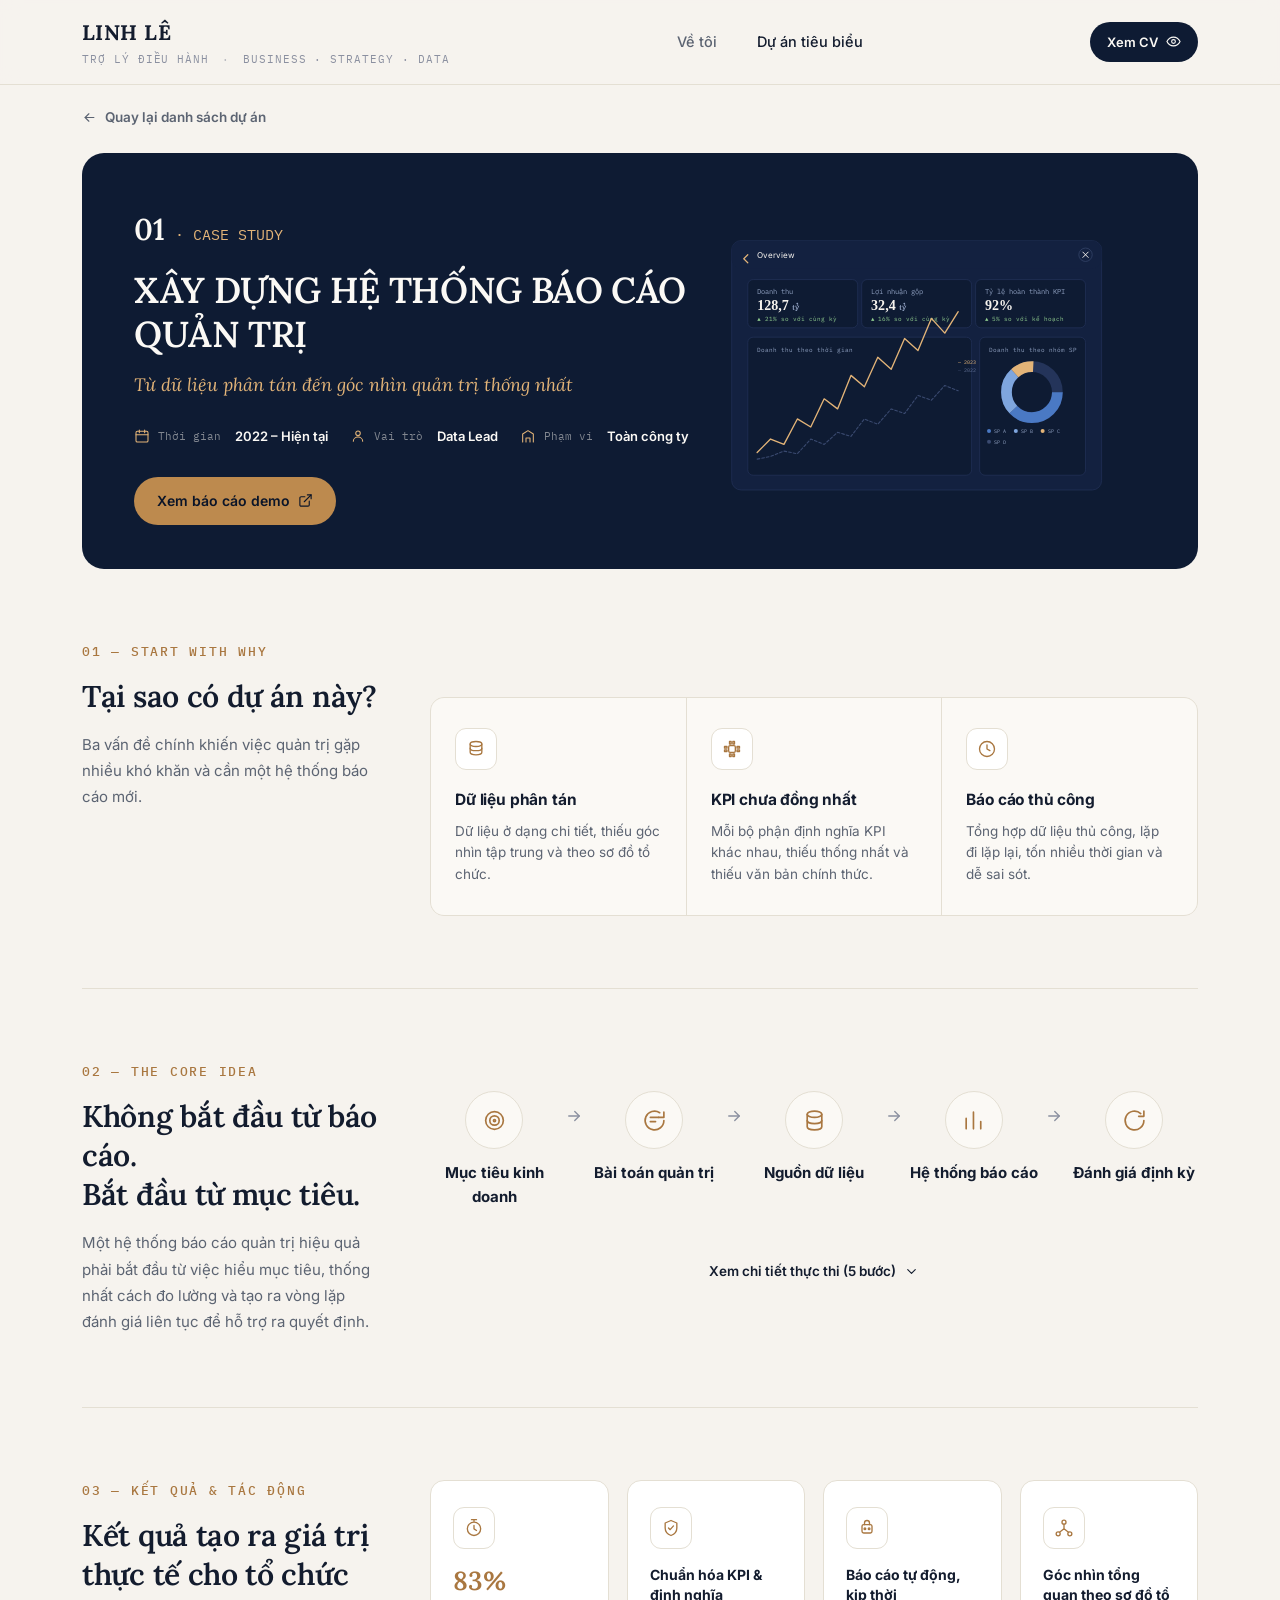
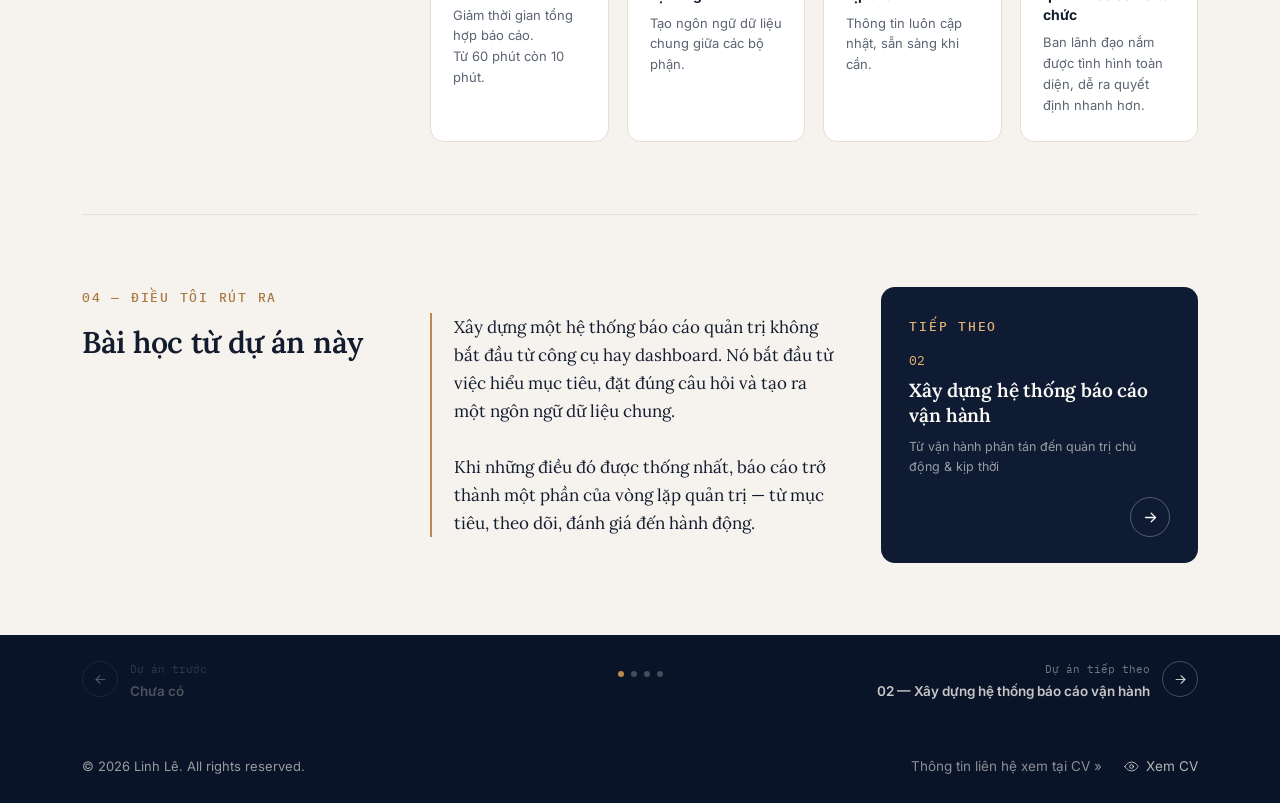
<file: case-study-01.html>
<!doctype html>
<html lang="vi">
<head>
<meta charset="UTF-8">
<meta name="viewport" content="width=device-width, initial-scale=1">
<title>01 · Xây dựng hệ thống báo cáo quản trị — Linh Lê</title>
<meta name="description" content="Case study: Từ dữ liệu phân tán đến góc nhìn quản trị thống nhất. Data Lead, 2022–2023, toàn công ty.">
<link rel="preconnect" href="https://fonts.googleapis.com">
<link rel="preconnect" href="https://fonts.gstatic.com" crossorigin>
<link href="https://fonts.googleapis.com/css2?family=Lora:ital,wght@0,500;0,600;0,700;1,500;1,600&family=Inter:wght@400;500;600;700&family=IBM+Plex+Mono:wght@400;500&display=swap" rel="stylesheet">
<link rel="stylesheet" href="style.css">
</head>
<body>

<header class="site-header">
  <div class="wrap">
    <a href="index.html" class="brand">
      <span class="brand-name">LINH LÊ</span>
      <span class="brand-tag">Trợ lý điều hành <span>·</span> Business · Strategy · Data</span>
    </a>
    <nav class="main-nav" aria-label="Điều hướng chính">
      <a href="index.html#ve-toi">Về tôi</a>
      <a href="index.html#du-an" class="active">Dự án tiêu biểu</a>
    </nav>
    <div class="nav-cta">
      <a class="btn btn-primary btn-sm" href="cv.pdf" target="_blank" rel="noopener">
        Xem CV
        <svg viewBox="0 0 24 24" fill="none" stroke="currentColor" stroke-width="1.8" stroke-linecap="round" stroke-linejoin="round"><path d="M1.5 12S5 5 12 5s10.5 7 10.5 7-3.5 7-10.5 7S1.5 12 1.5 12Z"/><circle cx="12" cy="12" r="3"/></svg>
      </a>
      <button class="nav-toggle" aria-label="Mở menu">
        <svg viewBox="0 0 24 24" fill="none" stroke="currentColor" stroke-width="1.8" stroke-linecap="round"><path d="M4 7h16M4 12h16M4 17h16"/></svg>
      </button>
    </div>
  </div>
</header>

<main>
  <div class="wrap">
    <a class="back-link" href="index.html#du-an">
      <svg viewBox="0 0 24 24" fill="none" stroke="currentColor" stroke-width="1.8" stroke-linecap="round" stroke-linejoin="round"><path d="M19 12H5"/><path d="M11 6l-6 6 6 6"/></svg>
      Quay lại danh sách dự án
    </a>

    <!-- ============ HERO ============ -->
    <section class="cs-hero">
      <div class="cs-hero-copy">
        <div class="cs-num"><b>01</b> · CASE STUDY</div>
        <h1 style="text-transform:uppercase;">Xây dựng hệ thống báo cáo quản trị</h1>
        <p class="cs-subtitle">Từ dữ liệu phân tán đến góc nhìn quản trị thống nhất</p>

        <div class="cs-meta">
          <div>
            <svg viewBox="0 0 24 24" fill="none" stroke="currentColor" stroke-width="1.6" stroke-linecap="round" stroke-linejoin="round"><rect x="3" y="5" width="18" height="16" rx="2"/><path d="M3 10h18M8 3v4M16 3v4"/></svg>
            <div><span class="m-label">Thời gian</span><span class="m-val">2022 – Hiện tại</span></div>
          </div>
          <div>
            <svg viewBox="0 0 24 24" fill="none" stroke="currentColor" stroke-width="1.6" stroke-linecap="round" stroke-linejoin="round"><circle cx="12" cy="8" r="3.4"/><path d="M5 20c0-3.6 3.1-6.4 7-6.4s7 2.8 7 6.4"/></svg>
            <div><span class="m-label">Vai trò</span><span class="m-val">Data Lead</span></div>
          </div>
          <div>
            <svg viewBox="0 0 24 24" fill="none" stroke="currentColor" stroke-width="1.6" stroke-linecap="round" stroke-linejoin="round"><path d="M4 21V9l8-5 8 5v12"/><path d="M9 21v-6h6v6"/></svg>
            <div><span class="m-label">Phạm vi</span><span class="m-val">Toàn công ty</span></div>
          </div>
        </div>

        <div class="cs-hero-actions" style="display:flex; gap:14px; margin-top:30px; flex-wrap:wrap;">
          <a class="btn btn-amber" href="https://script.google.com/macros/s/AKfycbwnJBb37l2ryKj5LThJ-bkCEr1Ky-9_YkpUVRzgctmEu72WseMAt2K9HlJlLT6U0W1hSw/exec" target="_blank" rel="noopener">
            Xem báo cáo demo
            <svg viewBox="0 0 24 24" fill="none" stroke="currentColor" stroke-width="1.8" stroke-linecap="round" stroke-linejoin="round"><path d="M18 13v6a2 2 0 0 1-2 2H5a2 2 0 0 1-2-2V8a2 2 0 0 1 2-2h6"/><path d="M15 3h6v6"/><path d="M10 14 21 3"/></svg>
          </a>
        </div>
      </div>

      <div class="cs-hero-visual">
        <svg class="browser-mock" viewBox="0 0 560 380" fill="none" xmlns="http://www.w3.org/2000/svg">
          <rect x="4" y="4" width="552" height="372" rx="14" fill="#132140" stroke="#24345A"/>
          <rect x="4" y="4" width="552" height="42" rx="14" fill="#132140"/>
          <path d="M28 25l-6 6 6 6" stroke="#E3B478" stroke-width="1.8" stroke-linecap="round" stroke-linejoin="round" fill="none"/>
          <text x="42" y="30" font-family="Inter, sans-serif" font-size="12" fill="#F6F3EE">Overview</text>
          <circle cx="532" cy="25" r="10" fill="none" stroke="#3A4A70"/>
          <path d="M528 21l8 8M536 21l-8 8" stroke="#F6F3EE" stroke-width="1.4" stroke-linecap="round"/>

          <rect x="28" y="62" width="164" height="72" rx="8" fill="#0E1B33" stroke="#24345A"/>
          <text x="42" y="84" font-family="IBM Plex Mono, monospace" font-size="10" fill="#8FA0C0">Doanh thu</text>
          <text x="42" y="108" font-family="Fraunces, serif" font-size="21" font-weight="600" fill="#F6F3EE">128,7 <tspan font-size="11" fill="#8FA0C0">tỷ</tspan></text>
          <text x="42" y="124" font-family="IBM Plex Mono, monospace" font-size="8.5" fill="#8FCB8E">▲ 21% so với cùng kỳ</text>

          <rect x="198" y="62" width="164" height="72" rx="8" fill="#0E1B33" stroke="#24345A"/>
          <text x="212" y="84" font-family="IBM Plex Mono, monospace" font-size="10" fill="#8FA0C0">Lợi nhuận gộp</text>
          <text x="212" y="108" font-family="Fraunces, serif" font-size="21" font-weight="600" fill="#F6F3EE">32,4 <tspan font-size="11" fill="#8FA0C0">tỷ</tspan></text>
          <text x="212" y="124" font-family="IBM Plex Mono, monospace" font-size="8.5" fill="#8FCB8E">▲ 16% so với cùng kỳ</text>

          <rect x="368" y="62" width="164" height="72" rx="8" fill="#0E1B33" stroke="#24345A"/>
          <text x="382" y="84" font-family="IBM Plex Mono, monospace" font-size="10" fill="#8FA0C0">Tỷ lệ hoàn thành KPI</text>
          <text x="382" y="108" font-family="Fraunces, serif" font-size="21" font-weight="600" fill="#F6F3EE">92%</text>
          <text x="382" y="124" font-family="IBM Plex Mono, monospace" font-size="8.5" fill="#8FCB8E">▲ 5% so với kế hoạch</text>

          <rect x="28" y="148" width="334" height="206" rx="8" fill="#0E1B33" stroke="#24345A"/>
          <text x="42" y="170" font-family="IBM Plex Mono, monospace" font-size="9.5" fill="#8FA0C0">Doanh thu theo thời gian</text>
          <polyline points="42,320 62,300 82,308 102,270 122,282 142,240 162,255 182,205 202,222 222,178 242,196 262,150 282,168 302,120 322,142 342,110" fill="none" stroke="#E3B478" stroke-width="2" stroke-linecap="round" stroke-linejoin="round"/>
          <polyline points="42,330 62,326 82,318 102,322 122,300 142,308 162,290 182,296 202,270 222,278 242,255 262,262 282,235 302,242 322,220 342,228" fill="none" stroke="#3A4A70" stroke-width="1.6" stroke-dasharray="4 3" stroke-linecap="round" stroke-linejoin="round"/>
          <text x="342" y="188" font-family="IBM Plex Mono, monospace" font-size="7" fill="#E3B478">— 2023</text>
          <text x="342" y="200" font-family="IBM Plex Mono, monospace" font-size="7" fill="#5E6E92">┄ 2022</text>

          <rect x="374" y="148" width="158" height="206" rx="8" fill="#0E1B33" stroke="#24345A"/>
          <text x="388" y="170" font-family="IBM Plex Mono, monospace" font-size="9.5" fill="#8FA0C0">Doanh thu theo nhóm SP</text>
          <circle cx="452" cy="230" r="38" fill="none" stroke="#24345A" stroke-width="16"/>
          <circle cx="452" cy="230" r="38" fill="none" stroke="#4A79C4" stroke-width="16" stroke-dasharray="90 149" stroke-dashoffset="0"/>
          <circle cx="452" cy="230" r="38" fill="none" stroke="#7FA6DE" stroke-width="16" stroke-dasharray="60 179" stroke-dashoffset="-90"/>
          <circle cx="452" cy="230" r="38" fill="none" stroke="#E3B478" stroke-width="16" stroke-dasharray="30 209" stroke-dashoffset="-150"/>
          <circle cx="388" cy="288" r="3" fill="#4A79C4"/><text x="396" y="291" font-family="IBM Plex Mono, monospace" font-size="7.5" fill="#8FA0C0">SP A</text>
          <circle cx="428" cy="288" r="3" fill="#7FA6DE"/><text x="436" y="291" font-family="IBM Plex Mono, monospace" font-size="7.5" fill="#8FA0C0">SP B</text>
          <circle cx="468" cy="288" r="3" fill="#E3B478"/><text x="476" y="291" font-family="IBM Plex Mono, monospace" font-size="7.5" fill="#8FA0C0">SP C</text>
          <circle cx="388" cy="304" r="3" fill="#3A4A70"/><text x="396" y="307" font-family="IBM Plex Mono, monospace" font-size="7.5" fill="#8FA0C0">SP D</text>
        </svg>
      </div>
    </section>

    <!-- ============ 01 START WITH WHY ============ -->
    <section class="cs-section">
      <div class="cs-split">
        <div class="cs-label">
          <span class="eyebrow">01 — Start with why</span>
          <h2>Tại sao có dự án này?</h2>
          <p>Ba vấn đề chính khiến việc quản trị gặp nhiều khó khăn và cần một hệ thống báo cáo mới.</p>
        </div>

        <div class="cs-split-content">
          <div class="capability-grid" style="grid-template-columns:repeat(3,1fr);">
            <div class="capability">
              <span class="icon-badge">
                <svg viewBox="0 0 24 24" fill="none" stroke="currentColor" stroke-width="1.6" stroke-linecap="round" stroke-linejoin="round"><ellipse cx="12" cy="6" rx="7" ry="3"/><path d="M5 6v5c0 1.7 3.1 3 7 3s7-1.3 7-3V6"/><path d="M5 11v5c0 1.7 3.1 3 7 3s7-1.3 7-3v-5"/></svg>
              </span>
              <h3>Dữ liệu phân tán</h3>
              <p>Dữ liệu ở dạng chi tiết, thiếu góc nhìn tập trung và theo sơ đồ tổ chức.</p>
            </div>
            <div class="capability">
              <span class="icon-badge">
                <svg viewBox="0 0 24 24" fill="none" stroke="currentColor" stroke-width="1.6" stroke-linecap="round" stroke-linejoin="round"><path d="M9 3h2v3H9zM13 3h2v3h-2zM9 18h2v3H9zM13 18h2v3h-2zM3 9h3v2H3zM3 13h3v2H3zM18 9h3v2h-3zM18 13h3v2h-3z"/><rect x="8" y="8" width="8" height="8" rx="1.6"/></svg>
              </span>
              <h3>KPI chưa đồng nhất</h3>
              <p>Mỗi bộ phận định nghĩa KPI khác nhau, thiếu thống nhất và thiếu văn bản chính thức.</p>
            </div>
            <div class="capability">
              <span class="icon-badge">
                <svg viewBox="0 0 24 24" fill="none" stroke="currentColor" stroke-width="1.6" stroke-linecap="round" stroke-linejoin="round"><circle cx="12" cy="12" r="9"/><path d="M12 7v5l3.5 2"/></svg>
              </span>
              <h3>Báo cáo thủ công</h3>
              <p>Tổng hợp dữ liệu thủ công, lặp đi lặp lại, tốn nhiều thời gian và dễ sai sót.</p>
            </div>
          </div>
        </div>
      </div>
    </section>

    <!-- ============ 02 THE CORE IDEA ============ -->
    <section class="cs-section">
      <div class="cs-split">
        <div class="cs-label">
          <span class="eyebrow">02 — The core idea</span>
          <h2>Không bắt đầu từ báo cáo.<br>Bắt đầu từ mục tiêu.</h2>
          <p>Một hệ thống báo cáo quản trị hiệu quả phải bắt đầu từ việc hiểu mục tiêu, thống nhất cách đo lường và tạo ra vòng lặp đánh giá liên tục để hỗ trợ ra quyết định.</p>
        </div>

        <div class="cs-split-content">
          <div class="idea-flow">
            <div class="idea-flow-node">
              <span class="dot"><svg viewBox="0 0 24 24" fill="none" stroke="currentColor" stroke-width="1.6" stroke-linecap="round" stroke-linejoin="round"><circle cx="12" cy="12" r="8.5"/><circle cx="12" cy="12" r="4.5"/><circle cx="12" cy="12" r="1"/></svg></span>
              <span class="f-title">Mục tiêu kinh doanh</span>
            </div>
            <span class="idea-flow-arrow"><svg viewBox="0 0 24 24" fill="none" stroke="currentColor" stroke-width="1.8" stroke-linecap="round" stroke-linejoin="round"><path d="M5 12h14"/><path d="M13 6l6 6-6 6"/></svg></span>
            <div class="idea-flow-node">
              <span class="dot"><svg viewBox="0 0 24 24" fill="none" stroke="currentColor" stroke-width="1.6" stroke-linecap="round" stroke-linejoin="round"><path d="M8 9h8M8 13h5"/><path d="M21 12a9 9 0 1 1-4-7.5"/><path d="M21 4v5h-5"/></svg></span>
              <span class="f-title">Bài toán quản trị</span>
            </div>
            <span class="idea-flow-arrow"><svg viewBox="0 0 24 24" fill="none" stroke="currentColor" stroke-width="1.8" stroke-linecap="round" stroke-linejoin="round"><path d="M5 12h14"/><path d="M13 6l6 6-6 6"/></svg></span>
            <div class="idea-flow-node">
              <span class="dot"><svg viewBox="0 0 24 24" fill="none" stroke="currentColor" stroke-width="1.6" stroke-linecap="round" stroke-linejoin="round"><ellipse cx="12" cy="6" rx="7" ry="3"/><path d="M5 6v12c0 1.7 3.1 3 7 3s7-1.3 7-3V6"/><path d="M5 12c0 1.7 3.1 3 7 3s7-1.3 7-3"/></svg></span>
              <span class="f-title">Nguồn dữ liệu</span>
            </div>
            <span class="idea-flow-arrow"><svg viewBox="0 0 24 24" fill="none" stroke="currentColor" stroke-width="1.8" stroke-linecap="round" stroke-linejoin="round"><path d="M5 12h14"/><path d="M13 6l6 6-6 6"/></svg></span>
            <div class="idea-flow-node">
              <span class="dot"><svg viewBox="0 0 24 24" fill="none" stroke="currentColor" stroke-width="1.6" stroke-linecap="round" stroke-linejoin="round"><path d="M4 20V10M11 20V4M18 20v-7"/></svg></span>
              <span class="f-title">Hệ thống báo cáo</span>
            </div>
            <span class="idea-flow-arrow"><svg viewBox="0 0 24 24" fill="none" stroke="currentColor" stroke-width="1.8" stroke-linecap="round" stroke-linejoin="round"><path d="M5 12h14"/><path d="M13 6l6 6-6 6"/></svg></span>
            <div class="idea-flow-node">
              <span class="dot"><svg viewBox="0 0 24 24" fill="none" stroke="currentColor" stroke-width="1.6" stroke-linecap="round" stroke-linejoin="round"><path d="M21 12a9 9 0 1 1-3-6.7"/><path d="M21 3v5h-5"/></svg></span>
              <span class="f-title">Đánh giá định kỳ</span>
            </div>
          </div>

          <button class="expand-toggle" type="button" data-target="exec-steps" aria-expanded="false">
            <span class="toggle-label">Xem chi tiết thực thi (5 bước)</span>
            <svg viewBox="0 0 24 24" fill="none" stroke="currentColor" stroke-width="1.8" stroke-linecap="round" stroke-linejoin="round"><path d="M6 9l6 6 6-6"/></svg>
          </button>

          <div class="step-accordion-v2" id="exec-steps">
            <div class="inner">
              <div class="step-row-v2">
                <span class="sr-badge">01</span>
                <div>
                  <h4>Xác định mục tiêu đầu năm</h4>
                  <p>Tổng hợp tình hình năm trước, kết hợp định hướng từ Ban lãnh đạo và kế hoạch từ các bộ phận để chốt mục tiêu năm.</p>
                </div>
                <span class="sr-plus"><svg viewBox="0 0 24 24" fill="none" stroke="currentColor" stroke-width="1.8" stroke-linecap="round" stroke-linejoin="round"><path d="M12 5v14M5 12h14"/></svg></span>
              </div>
              <div class="step-row-v2">
                <span class="sr-badge">02</span>
                <div>
                  <h4>Thu thập câu hỏi quản trị &amp; thống nhất định nghĩa dữ liệu</h4>
                  <p>Xác định câu hỏi quản trị cần trả lời và thống nhất định nghĩa KPI, đơn vị đo, quy tắc tính, nguồn dữ liệu và người chịu trách nhiệm.</p>
                </div>
                <span class="sr-plus"><svg viewBox="0 0 24 24" fill="none" stroke="currentColor" stroke-width="1.8" stroke-linecap="round" stroke-linejoin="round"><path d="M12 5v14M5 12h14"/></svg></span>
              </div>
              <div class="step-row-v2">
                <span class="sr-badge">03</span>
                <div>
                  <h4>Thu thập dữ liệu</h4>
                  <p>Thu thập, xử lý dữ liệu mục tiêu (phân bổ từ mục tiêu năm) và dữ liệu thực tế (ghi nhận liên tục) theo đúng định nghĩa đã thống nhất.</p>
                </div>
                <span class="sr-plus"><svg viewBox="0 0 24 24" fill="none" stroke="currentColor" stroke-width="1.8" stroke-linecap="round" stroke-linejoin="round"><path d="M12 5v14M5 12h14"/></svg></span>
              </div>
              <div class="step-row-v2">
                <span class="sr-badge">04</span>
                <div>
                  <h4>Xây dựng báo cáo</h4>
                  <p>Thiết kế &amp; triển khai báo cáo trả lời đúng, đủ câu hỏi quản trị, theo dõi hiệu suất và hỗ trợ ra quyết định.</p>
                </div>
                <span class="sr-plus"><svg viewBox="0 0 24 24" fill="none" stroke="currentColor" stroke-width="1.8" stroke-linecap="round" stroke-linejoin="round"><path d="M12 5v14M5 12h14"/></svg></span>
              </div>
              <div class="step-row-v2">
                <span class="sr-badge">05</span>
                <div>
                  <h4>Đánh giá tiến độ định kỳ</h4>
                  <p>Đối chiếu thực tế với mục tiêu, đánh giá xu hướng và hành động kịp thời. Khi bối cảnh thay đổi, vòng lặp có thể quay lại bước 01 hoặc 02.</p>
                </div>
                <span class="sr-plus"><svg viewBox="0 0 24 24" fill="none" stroke="currentColor" stroke-width="1.8" stroke-linecap="round" stroke-linejoin="round"><path d="M12 5v14M5 12h14"/></svg></span>
              </div>
            </div>
          </div>
        </div>
      </div>
    </section>

    <!-- ============ 03 KẾT QUẢ & TÁC ĐỘNG ============ -->
    <section class="cs-section">
      <div class="cs-split">
        <div class="cs-label">
          <span class="eyebrow">03 — Kết quả &amp; tác động</span>
          <h2>Kết quả tạo ra giá trị thực tế cho tổ chức</h2>
        </div>
        <div class="cs-split-content">
          <div class="impact-grid-v2">
            <div class="impact-card-v2">
              <span class="icon-badge"><svg viewBox="0 0 24 24" fill="none" stroke="currentColor" stroke-width="1.6" stroke-linecap="round" stroke-linejoin="round"><circle cx="12" cy="13" r="8"/><path d="M12 9v4l3 2"/><path d="M9 2h6M12 2v2"/></svg></span>
              <div class="i-num">83%</div>
              <p>Giảm thời gian tổng hợp báo cáo.<br>Từ 60 phút còn 10 phút.</p>
            </div>
            <div class="impact-card-v2">
              <span class="icon-badge"><svg viewBox="0 0 24 24" fill="none" stroke="currentColor" stroke-width="1.6" stroke-linecap="round" stroke-linejoin="round"><path d="M12 3l7 3v6c0 4.5-3 7.5-7 9-4-1.5-7-4.5-7-9V6Z"/><path d="m9 12 2 2 4-4.5"/></svg></span>
              <div class="i-title" style="margin-top:0;">Chuẩn hóa KPI &amp; định nghĩa</div>
              <p>Tạo ngôn ngữ dữ liệu chung giữa các bộ phận.</p>
            </div>
            <div class="impact-card-v2">
              <span class="icon-badge"><svg viewBox="0 0 24 24" fill="none" stroke="currentColor" stroke-width="1.6" stroke-linecap="round" stroke-linejoin="round"><rect x="6" y="8" width="12" height="10" rx="2"/><path d="M9 8V6a3 3 0 0 1 6 0v2"/><circle cx="9.5" cy="13" r="1"/><circle cx="14.5" cy="13" r="1"/></svg></span>
              <div class="i-title" style="margin-top:0;">Báo cáo tự động, kịp thời</div>
              <p>Thông tin luôn cập nhật, sẵn sàng khi cần.</p>
            </div>
            <div class="impact-card-v2">
              <span class="icon-badge"><svg viewBox="0 0 24 24" fill="none" stroke="currentColor" stroke-width="1.6" stroke-linecap="round" stroke-linejoin="round"><circle cx="12" cy="5" r="2.4"/><circle cx="5" cy="19" r="2.4"/><circle cx="19" cy="19" r="2.4"/><path d="M12 7.4V13M12 13 6.6 17M12 13l5.4 4"/></svg></span>
              <div class="i-title" style="margin-top:0;">Góc nhìn tổng quan theo sơ đồ tổ chức</div>
              <p>Ban lãnh đạo nắm được tình hình toàn diện, dễ ra quyết định nhanh hơn.</p>
            </div>
          </div>
        </div>
      </div>
    </section>

    <!-- ============ 04 ĐIỀU TÔI RÚT RA ============ -->
    <section class="cs-section">
      <div class="cs-split">
        <div class="cs-label">
          <span class="eyebrow">04 — Điều tôi rút ra</span>
          <h2>Bài học từ dự án này</h2>
        </div>
        <div class="cs-split-content">
          <div class="reflection-row">
            <blockquote class="text-sm">Xây dựng một hệ thống báo cáo quản trị không bắt đầu từ công cụ hay dashboard. Nó bắt đầu từ việc hiểu mục tiêu, đặt đúng câu hỏi và tạo ra một ngôn ngữ dữ liệu chung.<br><br>Khi những điều đó được thống nhất, báo cáo trở thành một phần của vòng lặp quản trị — từ mục tiêu, theo dõi, đánh giá đến hành động.</blockquote>
            <a class="next-case-card" href="case-study-02.html">
              <div>
                <span class="eyebrow">Tiếp theo</span>
                <div class="nc-num">02</div>
                <h3>Xây dựng hệ thống báo cáo vận hành</h3>
                <p>Từ vận hành phân tán đến quản trị chủ động &amp; kịp thời</p>
              </div>
              <span class="nc-arrow"><svg viewBox="0 0 24 24" fill="none" stroke="currentColor" stroke-width="1.8" stroke-linecap="round" stroke-linejoin="round"><path d="M5 12h14"/><path d="M13 6l6 6-6 6"/></svg></span>
            </a>
          </div>
        </div>
      </div>
    </section>

  </div>

  <!-- ============ FOOTER PROJECT NAVIGATION ============ -->
  <nav class="cs-nav" aria-label="Điều hướng case study">
    <div class="wrap">
      <span class="cs-nav-link disabled">
        <span class="n-arrow"><svg viewBox="0 0 24 24" fill="none" stroke="currentColor" stroke-width="1.8" stroke-linecap="round" stroke-linejoin="round"><path d="M19 12H5"/><path d="M11 6l-6 6 6 6"/></svg></span>
        <span>
          <span class="n-label">Dự án trước</span>
          <span class="n-title">Chưa có</span>
        </span>
      </span>
      <div class="cs-dots" aria-hidden="true">
        <span class="on"></span><span></span><span></span><span></span>
      </div>
      <a class="cs-nav-link next" href="case-study-02.html">
        <span class="n-arrow"><svg viewBox="0 0 24 24" fill="none" stroke="currentColor" stroke-width="1.8" stroke-linecap="round" stroke-linejoin="round"><path d="M5 12h14"/><path d="M13 6l6 6-6 6"/></svg></span>
        <span>
          <span class="n-label">Dự án tiếp theo</span>
          <span class="n-title">02 — Xây dựng hệ thống báo cáo vận hành</span>
        </span>
      </a>
    </div>
  </nav>
</main>

<footer class="site-footer">
  <div class="wrap">
    <span class="footer-copy">© 2026 Linh Lê. All rights reserved.</span>
    <div class="footer-links">
      <span class="footer-note">Thông tin liên hệ xem tại CV &raquo;</span>
      <a href="cv.pdf" target="_blank" rel="noopener">
        <svg viewBox="0 0 24 24" fill="none" stroke="currentColor" stroke-width="1.6" stroke-linecap="round" stroke-linejoin="round"><path d="M1.5 12S5 5 12 5s10.5 7 10.5 7-3.5 7-10.5 7S1.5 12 1.5 12Z"/><circle cx="12" cy="12" r="3"/></svg>
        Xem CV
      </a>
    </div>
  </div>
</footer>

<script src="script.js"></script>
</body>
</html>
</file>
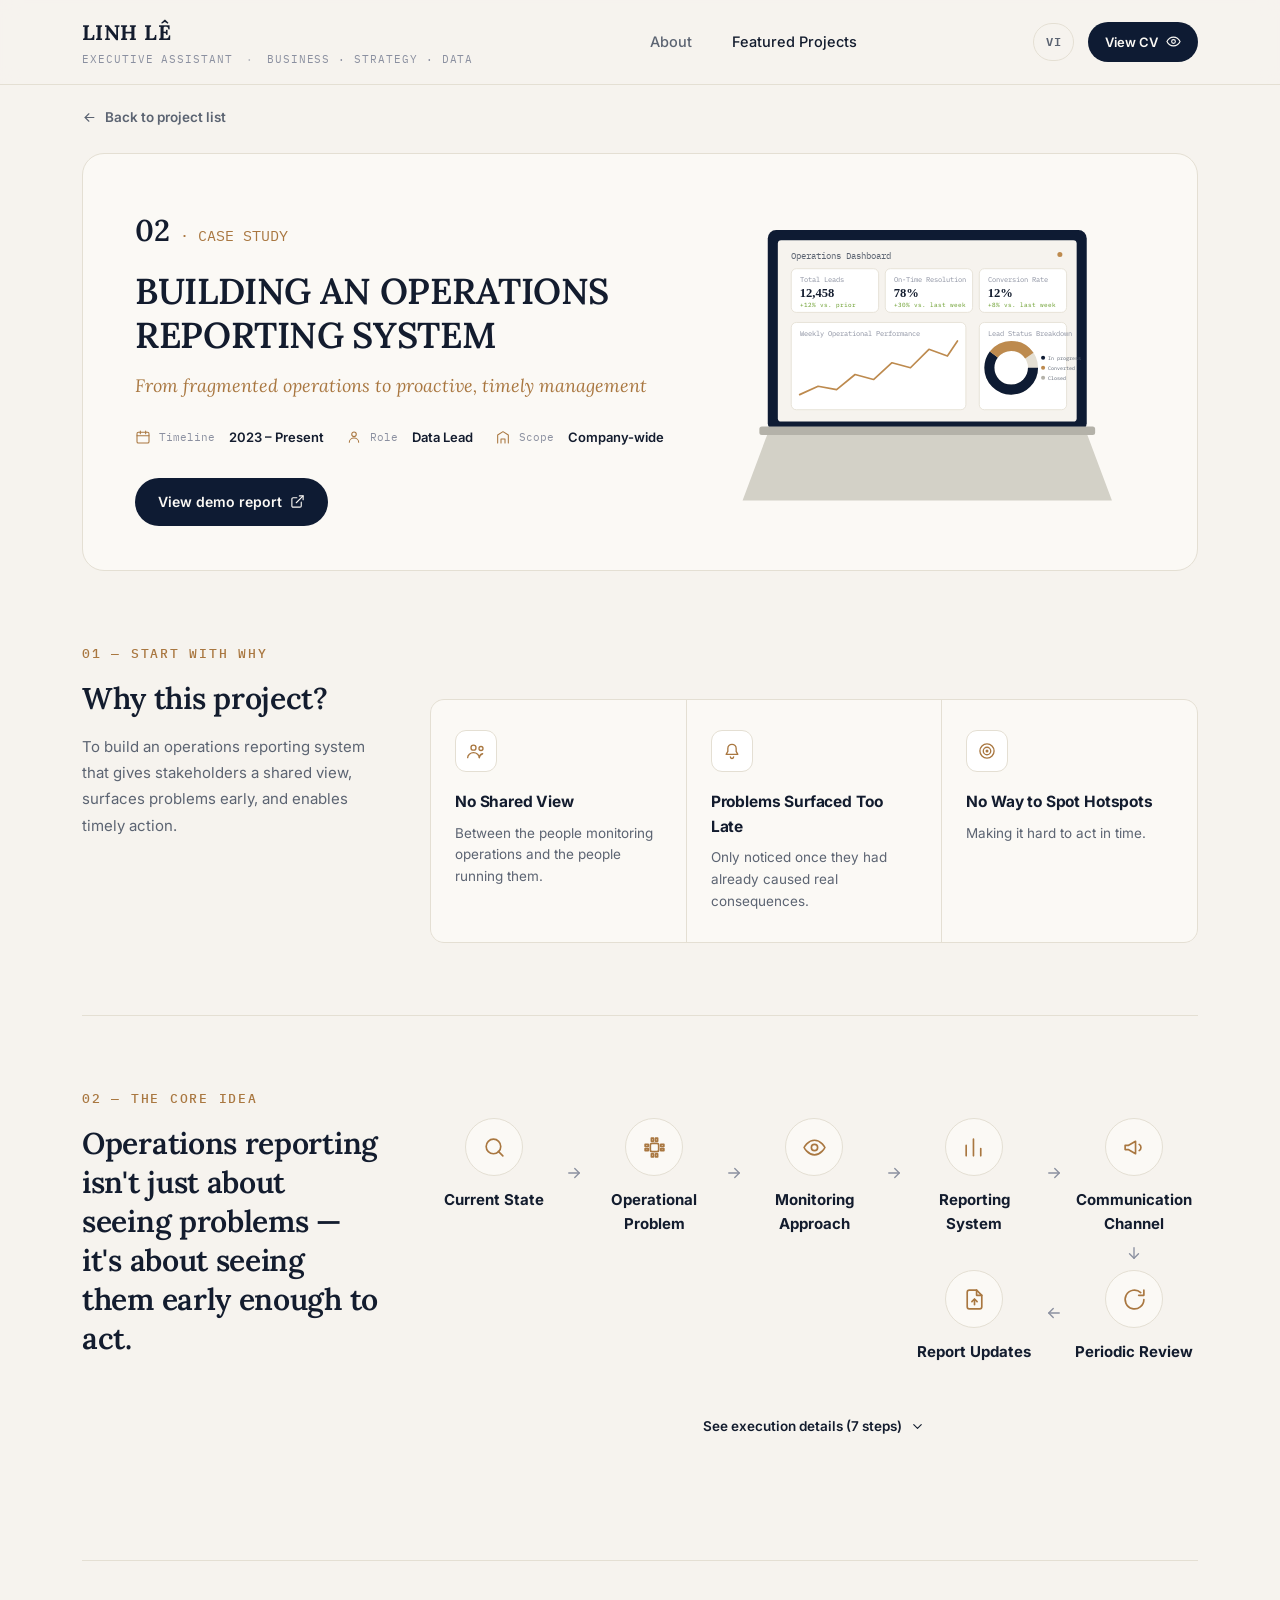
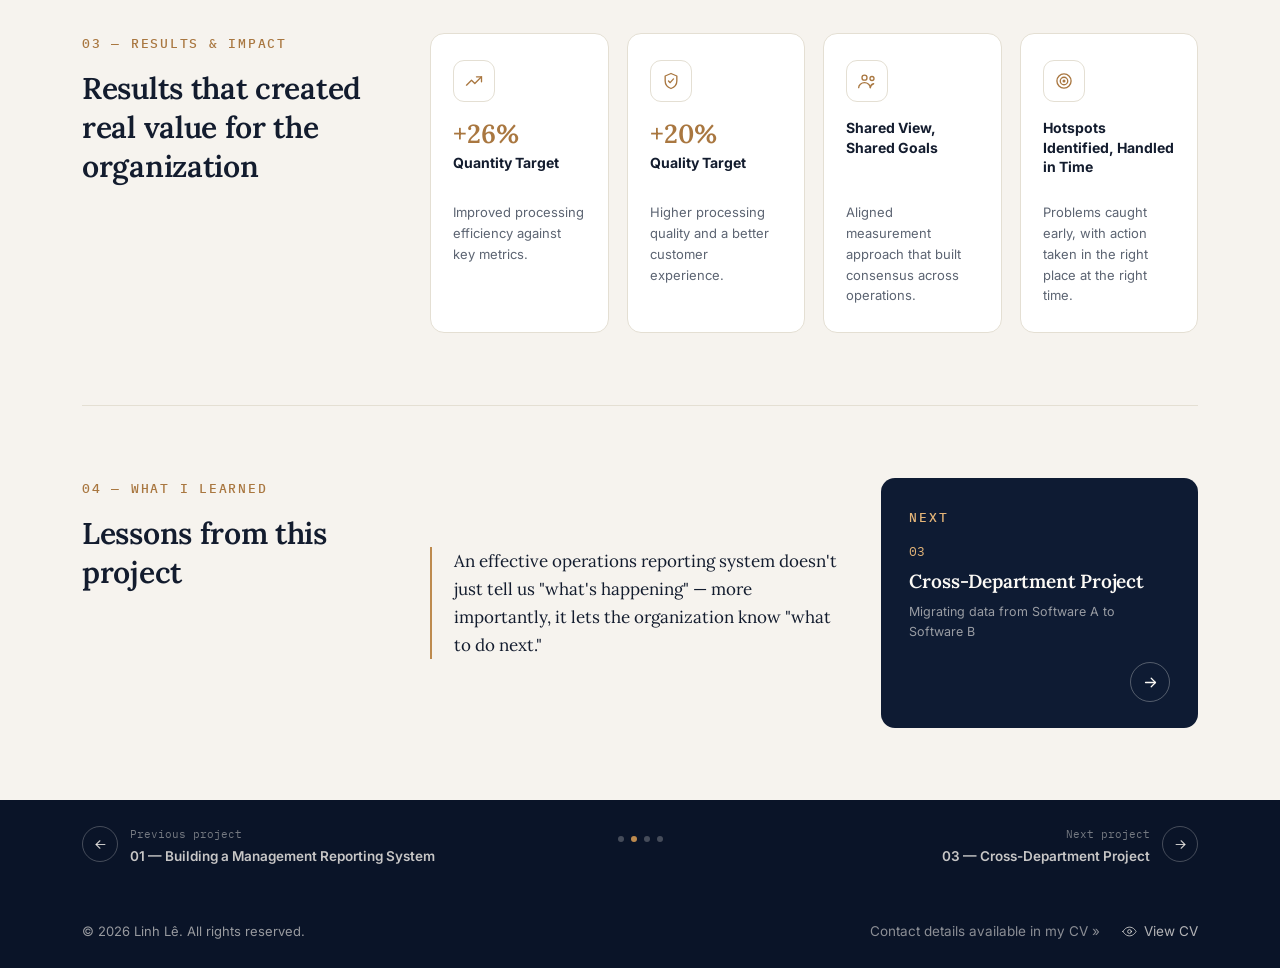
<file: case-study-02-en.html>
<!doctype html>
<html lang="en">
<head>
<meta charset="UTF-8">
<meta name="viewport" content="width=device-width, initial-scale=1">
<title>02 · Building an Operations Reporting System — Linh Lê</title>
<meta name="description" content="Case study: From fragmented operations to proactive, timely management. Data Lead, 2023–2024, company-wide.">
<link rel="preconnect" href="https://fonts.googleapis.com">
<link rel="preconnect" href="https://fonts.gstatic.com" crossorigin>
<link href="https://fonts.googleapis.com/css2?family=Lora:ital,wght@0,500;0,600;0,700;1,500;1,600&family=Inter:wght@400;500;600;700&family=IBM+Plex+Mono:wght@400;500&display=swap" rel="stylesheet">
<link rel="stylesheet" href="style.css">
</head>
<body>

<header class="site-header">
  <div class="wrap">
    <a href="index-en.html" class="brand">
      <span class="brand-name">LINH LÊ</span>
      <span class="brand-tag">Executive Assistant <span>·</span> Business · Strategy · Data</span>
    </a>
    <nav class="main-nav" aria-label="Main navigation">
      <a href="index-en.html#about">About</a>
      <a href="index-en.html#projects" class="active">Featured Projects</a>
    </nav>
    <div class="nav-cta">
      <a class="lang-switch" href="case-study-02.html">VI</a>
      <a class="btn btn-primary btn-sm" href="cv-en.pdf" target="_blank" rel="noopener">
        View CV
        <svg viewBox="0 0 24 24" fill="none" stroke="currentColor" stroke-width="1.8" stroke-linecap="round" stroke-linejoin="round"><path d="M1.5 12S5 5 12 5s10.5 7 10.5 7-3.5 7-10.5 7S1.5 12 1.5 12Z"/><circle cx="12" cy="12" r="3"/></svg>
      </a>
      <button class="nav-toggle" aria-label="Open menu">
        <svg viewBox="0 0 24 24" fill="none" stroke="currentColor" stroke-width="1.8" stroke-linecap="round"><path d="M4 7h16M4 12h16M4 17h16"/></svg>
      </button>
    </div>
  </div>
</header>

<main>
  <div class="wrap">
    <a class="back-link" href="index-en.html#projects">
      <svg viewBox="0 0 24 24" fill="none" stroke="currentColor" stroke-width="1.8" stroke-linecap="round" stroke-linejoin="round"><path d="M19 12H5"/><path d="M11 6l-6 6 6 6"/></svg>
      Back to project list
    </a>

    <!-- ============ HERO ============ -->
    <section class="cs-hero light">
      <div class="cs-hero-copy">
        <div class="cs-num"><b>02</b> · CASE STUDY</div>
        <h1 style="text-transform:uppercase;">Building an Operations Reporting System</h1>
        <p class="cs-subtitle">From fragmented operations to proactive, timely management</p>

        <div class="cs-meta">
          <div>
            <svg viewBox="0 0 24 24" fill="none" stroke="currentColor" stroke-width="1.6" stroke-linecap="round" stroke-linejoin="round"><rect x="3" y="5" width="18" height="16" rx="2"/><path d="M3 10h18M8 3v4M16 3v4"/></svg>
            <div><span class="m-label">Timeline</span><span class="m-val">2023 – Present</span></div>
          </div>
          <div>
            <svg viewBox="0 0 24 24" fill="none" stroke="currentColor" stroke-width="1.6" stroke-linecap="round" stroke-linejoin="round"><circle cx="12" cy="8" r="3.4"/><path d="M5 20c0-3.6 3.1-6.4 7-6.4s7 2.8 7 6.4"/></svg>
            <div><span class="m-label">Role</span><span class="m-val">Data Lead</span></div>
          </div>
          <div>
            <svg viewBox="0 0 24 24" fill="none" stroke="currentColor" stroke-width="1.6" stroke-linecap="round" stroke-linejoin="round"><path d="M4 21V9l8-5 8 5v12"/><path d="M9 21v-6h6v6"/></svg>
            <div><span class="m-label">Scope</span><span class="m-val">Company-wide</span></div>
          </div>
        </div>

        <div class="cs-hero-actions" style="display:flex; gap:14px; margin-top:30px; flex-wrap:wrap;">
          <a class="btn btn-primary" href="https://script.google.com/macros/s/AKfycbzYKvTrp70ljTzDYwwoJAv1NNLvJ-BTUuac2f1HKA_hTds510MyqwzhrH6oO3E8T0XnUg/exec" target="_blank" rel="noopener">
            View demo report
            <svg viewBox="0 0 24 24" fill="none" stroke="currentColor" stroke-width="1.8" stroke-linecap="round" stroke-linejoin="round"><path d="M18 13v6a2 2 0 0 1-2 2H5a2 2 0 0 1-2-2V8a2 2 0 0 1 2-2h6"/><path d="M15 3h6v6"/><path d="M10 14 21 3"/></svg>
          </a>
        </div>
      </div>

      <div class="cs-hero-visual">
        <svg class="dash-laptop" viewBox="0 0 520 360" fill="none" xmlns="http://www.w3.org/2000/svg">
          <rect x="70" y="18" width="380" height="240" rx="10" fill="#0E1B33"/>
          <rect x="82" y="30" width="356" height="216" rx="4" fill="#F6F3EE"/>
          <text x="98" y="52" font-family="IBM Plex Mono, monospace" font-size="11" fill="#5C6472">Operations Dashboard</text>
          <circle cx="418" cy="47" r="3" fill="#BD8A4E"/>

          <rect x="98" y="64" width="104" height="52" rx="6" fill="#FFFFFF" stroke="#E4DFD3"/>
          <text x="108" y="80" font-family="IBM Plex Mono, monospace" font-size="8" fill="#8B90A0">Total Leads</text>
          <text x="108" y="98" font-family="Fraunces, serif" font-size="15" font-weight="600" fill="#131C2E">12,458</text>
          <text x="108" y="110" font-family="IBM Plex Mono, monospace" font-size="7" fill="#639922">+12% vs. prior</text>

          <rect x="210" y="64" width="104" height="52" rx="6" fill="#FFFFFF" stroke="#E4DFD3"/>
          <text x="220" y="80" font-family="IBM Plex Mono, monospace" font-size="8" fill="#8B90A0">On-Time Resolution</text>
          <text x="220" y="98" font-family="Fraunces, serif" font-size="15" font-weight="600" fill="#131C2E">78%</text>
          <text x="220" y="110" font-family="IBM Plex Mono, monospace" font-size="7" fill="#639922">+30% vs. last week</text>

          <rect x="322" y="64" width="104" height="52" rx="6" fill="#FFFFFF" stroke="#E4DFD3"/>
          <text x="332" y="80" font-family="IBM Plex Mono, monospace" font-size="8" fill="#8B90A0">Conversion Rate</text>
          <text x="332" y="98" font-family="Fraunces, serif" font-size="15" font-weight="600" fill="#131C2E">12%</text>
          <text x="332" y="110" font-family="IBM Plex Mono, monospace" font-size="7" fill="#639922">+8% vs. last week</text>

          <rect x="98" y="128" width="208" height="104" rx="6" fill="#FFFFFF" stroke="#E4DFD3"/>
          <text x="108" y="144" font-family="IBM Plex Mono, monospace" font-size="8" fill="#8B90A0">Weekly Operational Performance</text>
          <polyline points="108,214 130,204 152,208 174,190 196,196 218,176 240,182 262,160 284,168 296,150" fill="none" stroke="#BD8A4E" stroke-width="2" stroke-linecap="round" stroke-linejoin="round"/>

          <rect x="322" y="128" width="104" height="104" rx="6" fill="#FFFFFF" stroke="#E4DFD3"/>
          <text x="332" y="144" font-family="IBM Plex Mono, monospace" font-size="8" fill="#8B90A0">Lead Status Breakdown</text>
          <circle cx="360" cy="182" r="26" fill="none" stroke="#E4DFD3" stroke-width="12"/>
          <circle cx="360" cy="182" r="26" fill="none" stroke="#0E1B33" stroke-width="12" stroke-dasharray="98 163" stroke-dashoffset="0"/>
          <circle cx="360" cy="182" r="26" fill="none" stroke="#BD8A4E" stroke-width="12" stroke-dasharray="49 163" stroke-dashoffset="-98"/>
          <circle cx="398" cy="170" r="2.4" fill="#0E1B33"/><text x="404" y="173" font-family="IBM Plex Mono, monospace" font-size="6.5" fill="#5C6472">In progress</text>
          <circle cx="398" cy="182" r="2.4" fill="#BD8A4E"/><text x="404" y="185" font-family="IBM Plex Mono, monospace" font-size="6.5" fill="#5C6472">Converted</text>
          <circle cx="398" cy="194" r="2.4" fill="#B4B2A9"/><text x="404" y="197" font-family="IBM Plex Mono, monospace" font-size="6.5" fill="#5C6472">Closed</text>

          <path d="M40 340 L480 340 L450 260 L70 260 Z" fill="#D3D1C7"/>
          <rect x="60" y="252" width="400" height="10" rx="3" fill="#B4B2A9"/>
        </svg>
      </div>
    </section>

    <!-- ============ 01 START WITH WHY ============ -->
    <section class="cs-section">
      <div class="cs-split">
        <div class="cs-label">
          <span class="eyebrow">01 — Start with why</span>
          <h2>Why this project?</h2>
          <p>To build an operations reporting system that gives stakeholders a shared view, surfaces problems early, and enables timely action.</p>
        </div>
        <div class="cs-split-content">
          <div class="capability-grid" style="grid-template-columns:repeat(3,1fr);">
            <div class="capability">
              <span class="icon-badge">
                <svg viewBox="0 0 24 24" fill="none" stroke="currentColor" stroke-width="1.6" stroke-linecap="round" stroke-linejoin="round"><circle cx="9" cy="8" r="3"/><path d="M2 20c0-3.3 3.1-6 7-6s7 2.7 7 6"/><circle cx="18" cy="9" r="2.4"/><path d="M16 20c.2-2.4 1.8-4.2 4-4.7"/></svg>
              </span>
              <h3>No Shared View</h3>
              <p>Between the people monitoring operations and the people running them.</p>
            </div>
            <div class="capability">
              <span class="icon-badge">
                <svg viewBox="0 0 24 24" fill="none" stroke="currentColor" stroke-width="1.6" stroke-linecap="round" stroke-linejoin="round"><path d="M12 4a5 5 0 0 0-5 5v3.5L5 16h14l-2-3.5V9a5 5 0 0 0-5-5Z"/><path d="M10 19a2 2 0 0 0 4 0"/></svg>
              </span>
              <h3>Problems Surfaced Too Late</h3>
              <p>Only noticed once they had already caused real consequences.</p>
            </div>
            <div class="capability">
              <span class="icon-badge">
                <svg viewBox="0 0 24 24" fill="none" stroke="currentColor" stroke-width="1.6" stroke-linecap="round" stroke-linejoin="round"><circle cx="12" cy="12" r="8.5"/><circle cx="12" cy="12" r="4.5"/><circle cx="12" cy="12" r="1"/></svg>
              </span>
              <h3>No Way to Spot Hotspots</h3>
              <p>Making it hard to act in time.</p>
            </div>
          </div>
        </div>
      </div>
    </section>

    <!-- ============ 02 CORE IDEA ============ -->
    <section class="cs-section">
      <div class="cs-split">
        <div class="cs-label">
          <span class="eyebrow">02 — The core idea</span>
          <h2>Operations reporting isn't just about seeing problems — it's about seeing them early enough to act.</h2>
        </div>
        <div class="cs-split-content">
          <div class="idea-flow-zigzag">
            <div class="idea-flow-node" style="grid-column:1; grid-row:1;">
              <span class="dot"><svg viewBox="0 0 24 24" fill="none" stroke="currentColor" stroke-width="1.6" stroke-linecap="round" stroke-linejoin="round"><circle cx="11" cy="11" r="7"/><path d="m20 20-4.3-4.3"/></svg></span>
              <span class="f-title">Current State</span>
            </div>
            <span class="idea-flow-arrow" style="grid-column:2; grid-row:1;"><svg viewBox="0 0 24 24" fill="none" stroke="currentColor" stroke-width="1.8" stroke-linecap="round" stroke-linejoin="round"><path d="M5 12h14"/><path d="M13 6l6 6-6 6"/></svg></span>
            <div class="idea-flow-node" style="grid-column:3; grid-row:1;">
              <span class="dot"><svg viewBox="0 0 24 24" fill="none" stroke="currentColor" stroke-width="1.6" stroke-linecap="round" stroke-linejoin="round"><path d="M9 3h2v3H9zM13 3h2v3h-2zM9 18h2v3H9zM13 18h2v3h-2zM3 9h3v2H3zM3 13h3v2H3zM18 9h3v2h-3zM18 13h3v2h-3z"/><rect x="8" y="8" width="8" height="8" rx="1.6"/></svg></span>
              <span class="f-title">Operational Problem</span>
            </div>
            <span class="idea-flow-arrow" style="grid-column:4; grid-row:1;"><svg viewBox="0 0 24 24" fill="none" stroke="currentColor" stroke-width="1.8" stroke-linecap="round" stroke-linejoin="round"><path d="M5 12h14"/><path d="M13 6l6 6-6 6"/></svg></span>
            <div class="idea-flow-node" style="grid-column:5; grid-row:1;">
              <span class="dot"><svg viewBox="0 0 24 24" fill="none" stroke="currentColor" stroke-width="1.6" stroke-linecap="round" stroke-linejoin="round"><path d="M2 12s3.5-7 10-7 10 7 10 7-3.5 7-10 7-10-7-10-7Z"/><circle cx="12" cy="12" r="3"/></svg></span>
              <span class="f-title">Monitoring Approach</span>
            </div>
            <span class="idea-flow-arrow" style="grid-column:6; grid-row:1;"><svg viewBox="0 0 24 24" fill="none" stroke="currentColor" stroke-width="1.8" stroke-linecap="round" stroke-linejoin="round"><path d="M5 12h14"/><path d="M13 6l6 6-6 6"/></svg></span>
            <div class="idea-flow-node" style="grid-column:7; grid-row:1;">
              <span class="dot"><svg viewBox="0 0 24 24" fill="none" stroke="currentColor" stroke-width="1.6" stroke-linecap="round" stroke-linejoin="round"><path d="M4 20V10M11 20V4M18 20v-7"/></svg></span>
              <span class="f-title">Reporting System</span>
            </div>
            <span class="idea-flow-arrow" style="grid-column:8; grid-row:1;"><svg viewBox="0 0 24 24" fill="none" stroke="currentColor" stroke-width="1.8" stroke-linecap="round" stroke-linejoin="round"><path d="M5 12h14"/><path d="M13 6l6 6-6 6"/></svg></span>
            <div class="idea-flow-node" style="grid-column:9; grid-row:1;">
              <span class="dot"><svg viewBox="0 0 24 24" fill="none" stroke="currentColor" stroke-width="1.6" stroke-linecap="round" stroke-linejoin="round"><path d="M3 10v4h3l7 4V6l-7 4H3Z"/><path d="M16.5 9a3.5 3.5 0 0 1 0 6"/></svg></span>
              <span class="f-title">Communication Channel</span>
            </div>

            <span class="idea-flow-arrow arrow-down"><svg viewBox="0 0 24 24" fill="none" stroke="currentColor" stroke-width="1.8" stroke-linecap="round" stroke-linejoin="round"><path d="M12 5v14"/><path d="M6 13l6 6 6-6"/></svg></span>

            <div class="idea-flow-node" style="grid-column:9; grid-row:3;">
              <span class="dot"><svg viewBox="0 0 24 24" fill="none" stroke="currentColor" stroke-width="1.6" stroke-linecap="round" stroke-linejoin="round"><path d="M21 12a9 9 0 1 1-3-6.7"/><path d="M21 3v5h-5"/></svg></span>
              <span class="f-title">Periodic Review</span>
            </div>
            <span class="idea-flow-arrow arrow-left" style="grid-column:8; grid-row:3;"><svg viewBox="0 0 24 24" fill="none" stroke="currentColor" stroke-width="1.8" stroke-linecap="round" stroke-linejoin="round"><path d="M19 12H5"/><path d="M11 6l-6 6 6 6"/></svg></span>
            <div class="idea-flow-node" style="grid-column:7; grid-row:3;">
              <span class="dot"><svg viewBox="0 0 24 24" fill="none" stroke="currentColor" stroke-width="1.6" stroke-linecap="round" stroke-linejoin="round"><path d="M14 3H7a2 2 0 0 0-2 2v14a2 2 0 0 0 2 2h10a2 2 0 0 0 2-2V8Z"/><path d="M14 3v5h5"/><path d="M12 17v-5"/><path d="m9.5 14 2.5-2.5L14.5 14"/></svg></span>
              <span class="f-title">Report Updates</span>
            </div>
          </div>

          <button class="expand-toggle" type="button" data-target="exec-steps" data-collapsed-label="Collapse" aria-expanded="false">
            <span class="toggle-label">See execution details (7 steps)</span>
            <svg viewBox="0 0 24 24" fill="none" stroke="currentColor" stroke-width="1.8" stroke-linecap="round" stroke-linejoin="round"><path d="M6 9l6 6 6-6"/></svg>
          </button>

          <div class="step-accordion-v2" id="exec-steps">
            <div class="inner">
              <div class="step-row-v2">
                <span class="sr-badge">01</span>
                <div>
                  <h4>Understand current operations</h4>
                  <p>Get an accurate picture of how things run today, and identify similarities, gaps, and problems.</p>
                </div>
                <span class="sr-plus"><svg viewBox="0 0 24 24" fill="none" stroke="currentColor" stroke-width="1.8" stroke-linecap="round" stroke-linejoin="round"><path d="M12 5v14M5 12h14"/></svg></span>
              </div>
              <div class="step-row-v2">
                <span class="sr-badge">02</span>
                <div>
                  <h4>Finalize the workflow &amp; monitoring needs</h4>
                  <p>Align on what matters most and gather monitoring requirements from stakeholders.</p>
                </div>
                <span class="sr-plus"><svg viewBox="0 0 24 24" fill="none" stroke="currentColor" stroke-width="1.8" stroke-linecap="round" stroke-linejoin="round"><path d="M12 5v14M5 12h14"/></svg></span>
              </div>
              <div class="step-row-v2">
                <span class="sr-badge">03</span>
                <div>
                  <h4>Finalize metrics &amp; definitions</h4>
                  <p>Turn business needs into concrete, clearly-formulated metrics.</p>
                </div>
                <span class="sr-plus"><svg viewBox="0 0 24 24" fill="none" stroke="currentColor" stroke-width="1.8" stroke-linecap="round" stroke-linejoin="round"><path d="M12 5v14M5 12h14"/></svg></span>
              </div>
              <div class="step-row-v2">
                <span class="sr-badge">04</span>
                <div>
                  <h4>Build the report</h4>
                  <p>Design the data, test it, and deploy a report with a clear, easy-to-use interface.</p>
                </div>
                <span class="sr-plus"><svg viewBox="0 0 24 24" fill="none" stroke="currentColor" stroke-width="1.8" stroke-linecap="round" stroke-linejoin="round"><path d="M12 5v14M5 12h14"/></svg></span>
              </div>
              <div class="step-row-v2">
                <span class="sr-badge">05</span>
                <div>
                  <h4>Communicate to stakeholders</h4>
                  <p>Guide usage, gather feedback, and make sure the report is actually adopted.</p>
                </div>
                <span class="sr-plus"><svg viewBox="0 0 24 24" fill="none" stroke="currentColor" stroke-width="1.8" stroke-linecap="round" stroke-linejoin="round"><path d="M12 5v14M5 12h14"/></svg></span>
              </div>
              <div class="step-row-v2">
                <span class="sr-badge">06</span>
                <div>
                  <h4>Monitor real-world usage</h4>
                  <p>Review periodically, catching data risks and usage issues early.</p>
                </div>
                <span class="sr-plus"><svg viewBox="0 0 24 24" fill="none" stroke="currentColor" stroke-width="1.8" stroke-linecap="round" stroke-linejoin="round"><path d="M12 5v14M5 12h14"/></svg></span>
              </div>
              <div class="step-row-v2">
                <span class="sr-badge">07</span>
                <div>
                  <h4>Update the report</h4>
                  <p>Refine it based on feedback, operational changes, or an expanded scope.</p>
                </div>
                <span class="sr-plus"><svg viewBox="0 0 24 24" fill="none" stroke="currentColor" stroke-width="1.8" stroke-linecap="round" stroke-linejoin="round"><path d="M12 5v14M5 12h14"/></svg></span>
              </div>
            </div>
          </div>
        </div>
      </div>
    </section>

    <!-- ============ 03 KẾT QUẢ & TÁC ĐỘNG ============ -->
    <section class="cs-section">
      <div class="cs-split">
        <div class="cs-label">
          <span class="eyebrow">03 — Results &amp; impact</span>
          <h2>Results that created real value for the organization</h2>
        </div>
        <div class="cs-split-content">
          <div class="impact-grid-v2">
            <div class="impact-card-v2">
              <span class="icon-badge"><svg viewBox="0 0 24 24" fill="none" stroke="currentColor" stroke-width="1.6" stroke-linecap="round" stroke-linejoin="round"><path d="M3 17l6-6 4 4 8-8"/><path d="M15 7h6v6"/></svg></span>
              <div class="i-head">
                <div class="i-num">+26%</div>
                <div class="i-title">Quantity Target</div>
              </div>
              <p>Improved processing efficiency against key metrics.</p>
            </div>
            <div class="impact-card-v2">
              <span class="icon-badge"><svg viewBox="0 0 24 24" fill="none" stroke="currentColor" stroke-width="1.6" stroke-linecap="round" stroke-linejoin="round"><path d="M12 3l7 3v6c0 4.5-3 7.5-7 9-4-1.5-7-4.5-7-9V6Z"/><path d="m9 12 2 2 4-4.5"/></svg></span>
              <div class="i-head">
                <div class="i-num">+20%</div>
                <div class="i-title">Quality Target</div>
              </div>
              <p>Higher processing quality and a better customer experience.</p>
            </div>
            <div class="impact-card-v2">
              <span class="icon-badge"><svg viewBox="0 0 24 24" fill="none" stroke="currentColor" stroke-width="1.6" stroke-linecap="round" stroke-linejoin="round"><circle cx="9" cy="8" r="3"/><path d="M2 20c0-3.3 3.1-6 7-6s7 2.7 7 6"/><circle cx="18" cy="9" r="2.4"/><path d="M16 20c.2-2.4 1.8-4.2 4-4.7"/></svg></span>
              <div class="i-head">
                <div class="i-title" style="margin-top:0;">Shared View, Shared Goals</div>
              </div>
              <p>Aligned measurement approach that built consensus across operations.</p>
            </div>
            <div class="impact-card-v2">
              <span class="icon-badge"><svg viewBox="0 0 24 24" fill="none" stroke="currentColor" stroke-width="1.6" stroke-linecap="round" stroke-linejoin="round"><circle cx="12" cy="12" r="8.5"/><circle cx="12" cy="12" r="4.5"/><circle cx="12" cy="12" r="1"/></svg></span>
              <div class="i-head">
                <div class="i-title" style="margin-top:0;">Hotspots Identified, Handled in Time</div>
              </div>
              <p>Problems caught early, with action taken in the right place at the right time.</p>
            </div>
          </div>
        </div>
      </div>
    </section>

    <!-- ============ 04 ĐIỀU TÔI RÚT RA ============ -->
    <section class="cs-section">
      <div class="cs-split">
        <div class="cs-label">
          <span class="eyebrow">04 — What I learned</span>
          <h2>Lessons from this project</h2>
        </div>
        <div class="cs-split-content">
          <div class="reflection-row">
            <blockquote class="text-sm">An effective operations reporting system doesn't just tell us "what's happening" — more importantly, it lets the organization know "what to do next."</blockquote>
            <a class="next-case-card" href="case-study-03-en.html">
              <div>
                <span class="eyebrow">Next</span>
                <div class="nc-num">03</div>
                <h3>Cross-Department Project</h3>
                <p>Migrating data from Software A to Software B</p>
              </div>
              <span class="nc-arrow"><svg viewBox="0 0 24 24" fill="none" stroke="currentColor" stroke-width="1.8" stroke-linecap="round" stroke-linejoin="round"><path d="M5 12h14"/><path d="M13 6l6 6-6 6"/></svg></span>
            </a>
          </div>
        </div>
      </div>
    </section>

  </div>

  <!-- ============ FOOTER PROJECT NAVIGATION ============ -->
  <nav class="cs-nav" aria-label="Case study navigation">
    <div class="wrap">
      <a class="cs-nav-link" href="case-study-01-en.html">
        <span class="n-arrow"><svg viewBox="0 0 24 24" fill="none" stroke="currentColor" stroke-width="1.8" stroke-linecap="round" stroke-linejoin="round"><path d="M19 12H5"/><path d="M11 6l-6 6 6 6"/></svg></span>
        <span>
          <span class="n-label">Previous project</span>
          <span class="n-title">01 — Building a Management Reporting System</span>
        </span>
      </a>
      <div class="cs-dots" aria-hidden="true">
        <span></span><span class="on"></span><span></span><span></span>
      </div>
      <a class="cs-nav-link next" href="case-study-03-en.html">
        <span class="n-arrow"><svg viewBox="0 0 24 24" fill="none" stroke="currentColor" stroke-width="1.8" stroke-linecap="round" stroke-linejoin="round"><path d="M5 12h14"/><path d="M13 6l6 6-6 6"/></svg></span>
        <span>
          <span class="n-label">Next project</span>
          <span class="n-title">03 — Cross-Department Project</span>
        </span>
      </a>
    </div>
  </nav>
</main>

<footer class="site-footer">
  <div class="wrap">
    <span class="footer-copy">© 2026 Linh Lê. All rights reserved.</span>
    <div class="footer-links">
      <span class="footer-note">Contact details available in my CV &raquo;</span>
      <a href="cv-en.pdf" target="_blank" rel="noopener">
        <svg viewBox="0 0 24 24" fill="none" stroke="currentColor" stroke-width="1.6" stroke-linecap="round" stroke-linejoin="round"><path d="M1.5 12S5 5 12 5s10.5 7 10.5 7-3.5 7-10.5 7S1.5 12 1.5 12Z"/><circle cx="12" cy="12" r="3"/></svg>
        View CV
      </a>
    </div>
  </div>
</footer>

<script src="script.js"></script>
</body>
</html>
</file>
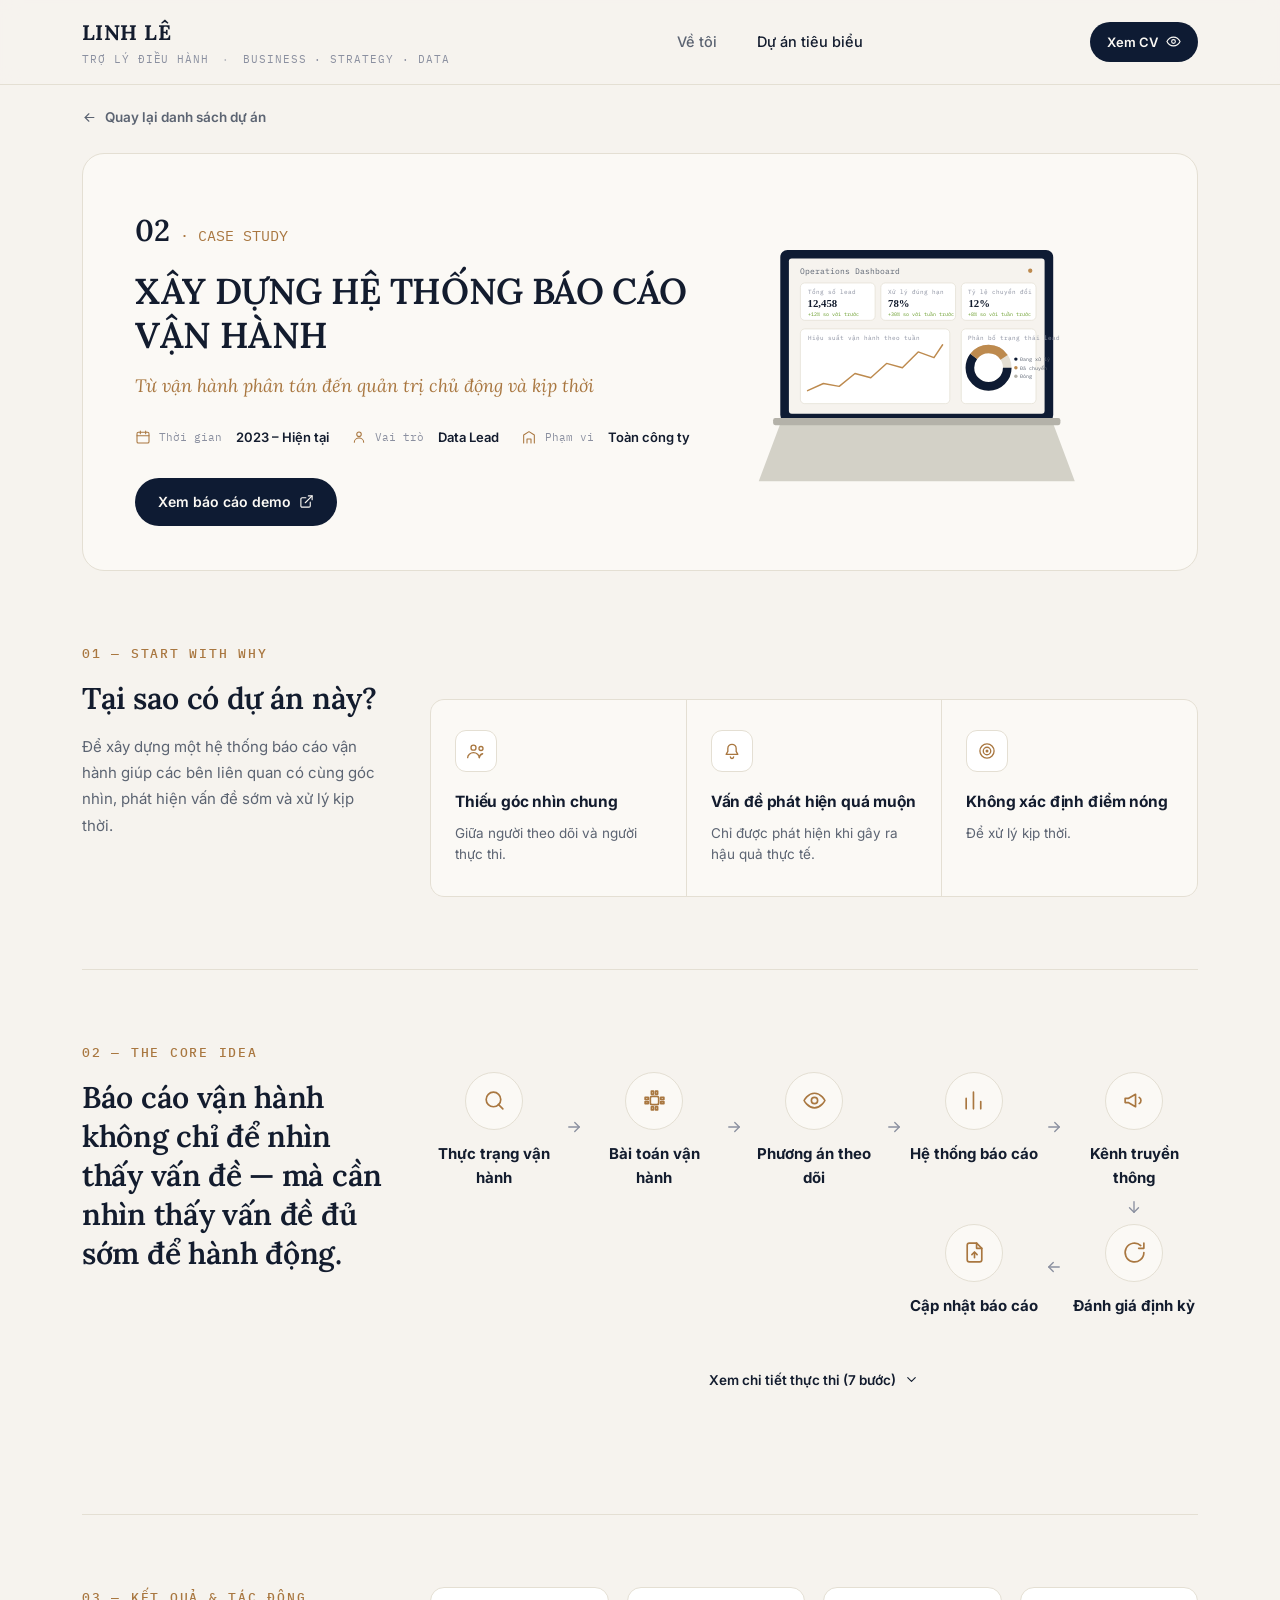
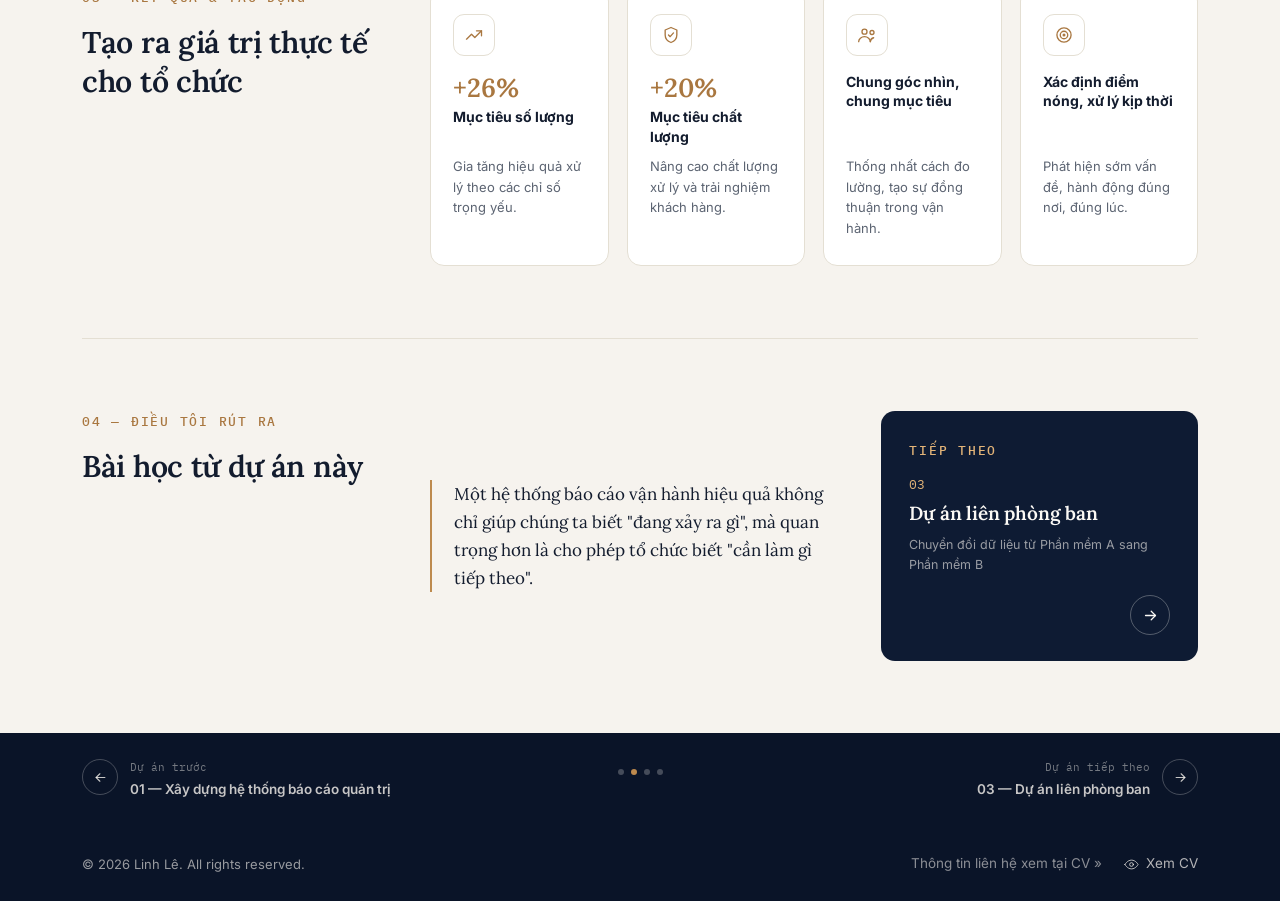
<file: case-study-02.html>
<!doctype html>
<html lang="vi">
<head>
<meta charset="UTF-8">
<meta name="viewport" content="width=device-width, initial-scale=1">
<title>02 · Xây dựng hệ thống báo cáo vận hành — Linh Lê</title>
<meta name="description" content="Case study: Từ vận hành phân tán đến quản trị chủ động và kịp thời. Data Lead, 2023–2024, toàn công ty.">
<link rel="preconnect" href="https://fonts.googleapis.com">
<link rel="preconnect" href="https://fonts.gstatic.com" crossorigin>
<link href="https://fonts.googleapis.com/css2?family=Lora:ital,wght@0,500;0,600;0,700;1,500;1,600&family=Inter:wght@400;500;600;700&family=IBM+Plex+Mono:wght@400;500&display=swap" rel="stylesheet">
<link rel="stylesheet" href="style.css">
</head>
<body>

<header class="site-header">
  <div class="wrap">
    <a href="index.html" class="brand">
      <span class="brand-name">LINH LÊ</span>
      <span class="brand-tag">Trợ lý điều hành <span>·</span> Business · Strategy · Data</span>
    </a>
    <nav class="main-nav" aria-label="Điều hướng chính">
      <a href="index.html#ve-toi">Về tôi</a>
      <a href="index.html#du-an" class="active">Dự án tiêu biểu</a>
    </nav>
    <div class="nav-cta">
      <a class="btn btn-primary btn-sm" href="cv.pdf" target="_blank" rel="noopener">
        Xem CV
        <svg viewBox="0 0 24 24" fill="none" stroke="currentColor" stroke-width="1.8" stroke-linecap="round" stroke-linejoin="round"><path d="M1.5 12S5 5 12 5s10.5 7 10.5 7-3.5 7-10.5 7S1.5 12 1.5 12Z"/><circle cx="12" cy="12" r="3"/></svg>
      </a>
      <button class="nav-toggle" aria-label="Mở menu">
        <svg viewBox="0 0 24 24" fill="none" stroke="currentColor" stroke-width="1.8" stroke-linecap="round"><path d="M4 7h16M4 12h16M4 17h16"/></svg>
      </button>
    </div>
  </div>
</header>

<main>
  <div class="wrap">
    <a class="back-link" href="index.html#du-an">
      <svg viewBox="0 0 24 24" fill="none" stroke="currentColor" stroke-width="1.8" stroke-linecap="round" stroke-linejoin="round"><path d="M19 12H5"/><path d="M11 6l-6 6 6 6"/></svg>
      Quay lại danh sách dự án
    </a>

    <!-- ============ HERO ============ -->
    <section class="cs-hero light">
      <div class="cs-hero-copy">
        <div class="cs-num"><b>02</b> · CASE STUDY</div>
        <h1 style="text-transform:uppercase;">Xây dựng hệ thống báo cáo vận hành</h1>
        <p class="cs-subtitle">Từ vận hành phân tán đến quản trị chủ động và kịp thời</p>

        <div class="cs-meta">
          <div>
            <svg viewBox="0 0 24 24" fill="none" stroke="currentColor" stroke-width="1.6" stroke-linecap="round" stroke-linejoin="round"><rect x="3" y="5" width="18" height="16" rx="2"/><path d="M3 10h18M8 3v4M16 3v4"/></svg>
            <div><span class="m-label">Thời gian</span><span class="m-val">2023 – Hiện tại</span></div>
          </div>
          <div>
            <svg viewBox="0 0 24 24" fill="none" stroke="currentColor" stroke-width="1.6" stroke-linecap="round" stroke-linejoin="round"><circle cx="12" cy="8" r="3.4"/><path d="M5 20c0-3.6 3.1-6.4 7-6.4s7 2.8 7 6.4"/></svg>
            <div><span class="m-label">Vai trò</span><span class="m-val">Data Lead</span></div>
          </div>
          <div>
            <svg viewBox="0 0 24 24" fill="none" stroke="currentColor" stroke-width="1.6" stroke-linecap="round" stroke-linejoin="round"><path d="M4 21V9l8-5 8 5v12"/><path d="M9 21v-6h6v6"/></svg>
            <div><span class="m-label">Phạm vi</span><span class="m-val">Toàn công ty</span></div>
          </div>
        </div>

        <div class="cs-hero-actions" style="display:flex; gap:14px; margin-top:30px; flex-wrap:wrap;">
          <a class="btn btn-primary" href="https://script.google.com/macros/s/AKfycbzYKvTrp70ljTzDYwwoJAv1NNLvJ-BTUuac2f1HKA_hTds510MyqwzhrH6oO3E8T0XnUg/exec" target="_blank" rel="noopener">
            Xem báo cáo demo
            <svg viewBox="0 0 24 24" fill="none" stroke="currentColor" stroke-width="1.8" stroke-linecap="round" stroke-linejoin="round"><path d="M18 13v6a2 2 0 0 1-2 2H5a2 2 0 0 1-2-2V8a2 2 0 0 1 2-2h6"/><path d="M15 3h6v6"/><path d="M10 14 21 3"/></svg>
          </a>
        </div>
      </div>

      <div class="cs-hero-visual">
        <svg class="dash-laptop" viewBox="0 0 520 360" fill="none" xmlns="http://www.w3.org/2000/svg">
          <rect x="70" y="18" width="380" height="240" rx="10" fill="#0E1B33"/>
          <rect x="82" y="30" width="356" height="216" rx="4" fill="#F6F3EE"/>
          <text x="98" y="52" font-family="IBM Plex Mono, monospace" font-size="11" fill="#5C6472">Operations Dashboard</text>
          <circle cx="418" cy="47" r="3" fill="#BD8A4E"/>

          <rect x="98" y="64" width="104" height="52" rx="6" fill="#FFFFFF" stroke="#E4DFD3"/>
          <text x="108" y="80" font-family="IBM Plex Mono, monospace" font-size="8" fill="#8B90A0">Tổng số lead</text>
          <text x="108" y="98" font-family="Fraunces, serif" font-size="15" font-weight="600" fill="#131C2E">12,458</text>
          <text x="108" y="110" font-family="IBM Plex Mono, monospace" font-size="7" fill="#639922">+12% so với trước</text>

          <rect x="210" y="64" width="104" height="52" rx="6" fill="#FFFFFF" stroke="#E4DFD3"/>
          <text x="220" y="80" font-family="IBM Plex Mono, monospace" font-size="8" fill="#8B90A0">Xử lý đúng hạn</text>
          <text x="220" y="98" font-family="Fraunces, serif" font-size="15" font-weight="600" fill="#131C2E">78%</text>
          <text x="220" y="110" font-family="IBM Plex Mono, monospace" font-size="7" fill="#639922">+30% so với tuần trước</text>

          <rect x="322" y="64" width="104" height="52" rx="6" fill="#FFFFFF" stroke="#E4DFD3"/>
          <text x="332" y="80" font-family="IBM Plex Mono, monospace" font-size="8" fill="#8B90A0">Tỷ lệ chuyển đổi</text>
          <text x="332" y="98" font-family="Fraunces, serif" font-size="15" font-weight="600" fill="#131C2E">12%</text>
          <text x="332" y="110" font-family="IBM Plex Mono, monospace" font-size="7" fill="#639922">+8% so với tuần trước</text>

          <rect x="98" y="128" width="208" height="104" rx="6" fill="#FFFFFF" stroke="#E4DFD3"/>
          <text x="108" y="144" font-family="IBM Plex Mono, monospace" font-size="8" fill="#8B90A0">Hiệu suất vận hành theo tuần</text>
          <polyline points="108,214 130,204 152,208 174,190 196,196 218,176 240,182 262,160 284,168 296,150" fill="none" stroke="#BD8A4E" stroke-width="2" stroke-linecap="round" stroke-linejoin="round"/>

          <rect x="322" y="128" width="104" height="104" rx="6" fill="#FFFFFF" stroke="#E4DFD3"/>
          <text x="332" y="144" font-family="IBM Plex Mono, monospace" font-size="8" fill="#8B90A0">Phân bố trạng thái lead</text>
          <circle cx="360" cy="182" r="26" fill="none" stroke="#E4DFD3" stroke-width="12"/>
          <circle cx="360" cy="182" r="26" fill="none" stroke="#0E1B33" stroke-width="12" stroke-dasharray="98 163" stroke-dashoffset="0"/>
          <circle cx="360" cy="182" r="26" fill="none" stroke="#BD8A4E" stroke-width="12" stroke-dasharray="49 163" stroke-dashoffset="-98"/>
          <circle cx="398" cy="170" r="2.4" fill="#0E1B33"/><text x="404" y="173" font-family="IBM Plex Mono, monospace" font-size="6.5" fill="#5C6472">Đang xử lý</text>
          <circle cx="398" cy="182" r="2.4" fill="#BD8A4E"/><text x="404" y="185" font-family="IBM Plex Mono, monospace" font-size="6.5" fill="#5C6472">Đã chuyển</text>
          <circle cx="398" cy="194" r="2.4" fill="#B4B2A9"/><text x="404" y="197" font-family="IBM Plex Mono, monospace" font-size="6.5" fill="#5C6472">Đóng</text>

          <path d="M40 340 L480 340 L450 260 L70 260 Z" fill="#D3D1C7"/>
          <rect x="60" y="252" width="400" height="10" rx="3" fill="#B4B2A9"/>
        </svg>
      </div>
    </section>

    <!-- ============ 01 START WITH WHY ============ -->
    <section class="cs-section">
      <div class="cs-split">
        <div class="cs-label">
          <span class="eyebrow">01 — Start with why</span>
          <h2>Tại sao có dự án này?</h2>
          <p>Để xây dựng một hệ thống báo cáo vận hành giúp các bên liên quan có cùng góc nhìn, phát hiện vấn đề sớm và xử lý kịp thời.</p>
        </div>
        <div class="cs-split-content">
          <div class="capability-grid" style="grid-template-columns:repeat(3,1fr);">
            <div class="capability">
              <span class="icon-badge">
                <svg viewBox="0 0 24 24" fill="none" stroke="currentColor" stroke-width="1.6" stroke-linecap="round" stroke-linejoin="round"><circle cx="9" cy="8" r="3"/><path d="M2 20c0-3.3 3.1-6 7-6s7 2.7 7 6"/><circle cx="18" cy="9" r="2.4"/><path d="M16 20c.2-2.4 1.8-4.2 4-4.7"/></svg>
              </span>
              <h3>Thiếu góc nhìn chung</h3>
              <p>Giữa người theo dõi và người thực thi.</p>
            </div>
            <div class="capability">
              <span class="icon-badge">
                <svg viewBox="0 0 24 24" fill="none" stroke="currentColor" stroke-width="1.6" stroke-linecap="round" stroke-linejoin="round"><path d="M12 4a5 5 0 0 0-5 5v3.5L5 16h14l-2-3.5V9a5 5 0 0 0-5-5Z"/><path d="M10 19a2 2 0 0 0 4 0"/></svg>
              </span>
              <h3>Vấn đề phát hiện quá muộn</h3>
              <p>Chỉ được phát hiện khi gây ra hậu quả thực tế.</p>
            </div>
            <div class="capability">
              <span class="icon-badge">
                <svg viewBox="0 0 24 24" fill="none" stroke="currentColor" stroke-width="1.6" stroke-linecap="round" stroke-linejoin="round"><circle cx="12" cy="12" r="8.5"/><circle cx="12" cy="12" r="4.5"/><circle cx="12" cy="12" r="1"/></svg>
              </span>
              <h3>Không xác định điểm nóng</h3>
              <p>Để xử lý kịp thời.</p>
            </div>
          </div>
        </div>
      </div>
    </section>

    <!-- ============ 02 CORE IDEA ============ -->
    <section class="cs-section">
      <div class="cs-split">
        <div class="cs-label">
          <span class="eyebrow">02 — The core idea</span>
          <h2>Báo cáo vận hành không chỉ để nhìn thấy vấn đề — mà cần nhìn thấy vấn đề đủ sớm để hành động.</h2>
        </div>
        <div class="cs-split-content">
          <div class="idea-flow-zigzag">
            <div class="idea-flow-node" style="grid-column:1; grid-row:1;">
              <span class="dot"><svg viewBox="0 0 24 24" fill="none" stroke="currentColor" stroke-width="1.6" stroke-linecap="round" stroke-linejoin="round"><circle cx="11" cy="11" r="7"/><path d="m20 20-4.3-4.3"/></svg></span>
              <span class="f-title">Thực trạng vận hành</span>
            </div>
            <span class="idea-flow-arrow" style="grid-column:2; grid-row:1;"><svg viewBox="0 0 24 24" fill="none" stroke="currentColor" stroke-width="1.8" stroke-linecap="round" stroke-linejoin="round"><path d="M5 12h14"/><path d="M13 6l6 6-6 6"/></svg></span>
            <div class="idea-flow-node" style="grid-column:3; grid-row:1;">
              <span class="dot"><svg viewBox="0 0 24 24" fill="none" stroke="currentColor" stroke-width="1.6" stroke-linecap="round" stroke-linejoin="round"><path d="M9 3h2v3H9zM13 3h2v3h-2zM9 18h2v3H9zM13 18h2v3h-2zM3 9h3v2H3zM3 13h3v2H3zM18 9h3v2h-3zM18 13h3v2h-3z"/><rect x="8" y="8" width="8" height="8" rx="1.6"/></svg></span>
              <span class="f-title">Bài toán vận hành</span>
            </div>
            <span class="idea-flow-arrow" style="grid-column:4; grid-row:1;"><svg viewBox="0 0 24 24" fill="none" stroke="currentColor" stroke-width="1.8" stroke-linecap="round" stroke-linejoin="round"><path d="M5 12h14"/><path d="M13 6l6 6-6 6"/></svg></span>
            <div class="idea-flow-node" style="grid-column:5; grid-row:1;">
              <span class="dot"><svg viewBox="0 0 24 24" fill="none" stroke="currentColor" stroke-width="1.6" stroke-linecap="round" stroke-linejoin="round"><path d="M2 12s3.5-7 10-7 10 7 10 7-3.5 7-10 7-10-7-10-7Z"/><circle cx="12" cy="12" r="3"/></svg></span>
              <span class="f-title">Phương án theo dõi</span>
            </div>
            <span class="idea-flow-arrow" style="grid-column:6; grid-row:1;"><svg viewBox="0 0 24 24" fill="none" stroke="currentColor" stroke-width="1.8" stroke-linecap="round" stroke-linejoin="round"><path d="M5 12h14"/><path d="M13 6l6 6-6 6"/></svg></span>
            <div class="idea-flow-node" style="grid-column:7; grid-row:1;">
              <span class="dot"><svg viewBox="0 0 24 24" fill="none" stroke="currentColor" stroke-width="1.6" stroke-linecap="round" stroke-linejoin="round"><path d="M4 20V10M11 20V4M18 20v-7"/></svg></span>
              <span class="f-title">Hệ thống báo cáo</span>
            </div>
            <span class="idea-flow-arrow" style="grid-column:8; grid-row:1;"><svg viewBox="0 0 24 24" fill="none" stroke="currentColor" stroke-width="1.8" stroke-linecap="round" stroke-linejoin="round"><path d="M5 12h14"/><path d="M13 6l6 6-6 6"/></svg></span>
            <div class="idea-flow-node" style="grid-column:9; grid-row:1;">
              <span class="dot"><svg viewBox="0 0 24 24" fill="none" stroke="currentColor" stroke-width="1.6" stroke-linecap="round" stroke-linejoin="round"><path d="M3 10v4h3l7 4V6l-7 4H3Z"/><path d="M16.5 9a3.5 3.5 0 0 1 0 6"/></svg></span>
              <span class="f-title">Kênh truyền thông</span>
            </div>

            <span class="idea-flow-arrow arrow-down"><svg viewBox="0 0 24 24" fill="none" stroke="currentColor" stroke-width="1.8" stroke-linecap="round" stroke-linejoin="round"><path d="M12 5v14"/><path d="M6 13l6 6 6-6"/></svg></span>

            <div class="idea-flow-node" style="grid-column:9; grid-row:3;">
              <span class="dot"><svg viewBox="0 0 24 24" fill="none" stroke="currentColor" stroke-width="1.6" stroke-linecap="round" stroke-linejoin="round"><path d="M21 12a9 9 0 1 1-3-6.7"/><path d="M21 3v5h-5"/></svg></span>
              <span class="f-title">Đánh giá định kỳ</span>
            </div>
            <span class="idea-flow-arrow arrow-left" style="grid-column:8; grid-row:3;"><svg viewBox="0 0 24 24" fill="none" stroke="currentColor" stroke-width="1.8" stroke-linecap="round" stroke-linejoin="round"><path d="M19 12H5"/><path d="M11 6l-6 6 6 6"/></svg></span>
            <div class="idea-flow-node" style="grid-column:7; grid-row:3;">
              <span class="dot"><svg viewBox="0 0 24 24" fill="none" stroke="currentColor" stroke-width="1.6" stroke-linecap="round" stroke-linejoin="round"><path d="M14 3H7a2 2 0 0 0-2 2v14a2 2 0 0 0 2 2h10a2 2 0 0 0 2-2V8Z"/><path d="M14 3v5h5"/><path d="M12 17v-5"/><path d="m9.5 14 2.5-2.5L14.5 14"/></svg></span>
              <span class="f-title">Cập nhật báo cáo</span>
            </div>
          </div>

          <button class="expand-toggle" type="button" data-target="exec-steps" aria-expanded="false">
            <span class="toggle-label">Xem chi tiết thực thi (7 bước)</span>
            <svg viewBox="0 0 24 24" fill="none" stroke="currentColor" stroke-width="1.8" stroke-linecap="round" stroke-linejoin="round"><path d="M6 9l6 6 6-6"/></svg>
          </button>

          <div class="step-accordion-v2" id="exec-steps">
            <div class="inner">
              <div class="step-row-v2">
                <span class="sr-badge">01</span>
                <div>
                  <h4>Tìm hiểu vận hành thực tế</h4>
                  <p>Hiểu đúng bức tranh vận hành hiện tại, xác định điểm giống – khác và vấn đề.</p>
                </div>
                <span class="sr-plus"><svg viewBox="0 0 24 24" fill="none" stroke="currentColor" stroke-width="1.8" stroke-linecap="round" stroke-linejoin="round"><path d="M12 5v14M5 12h14"/></svg></span>
              </div>
              <div class="step-row-v2">
                <span class="sr-badge">02</span>
                <div>
                  <h4>Chốt luồng vận hành &amp; nhu cầu theo dõi</h4>
                  <p>Thống nhất các điểm quan trọng và thu thập nhu cầu theo dõi từ các bên liên quan.</p>
                </div>
                <span class="sr-plus"><svg viewBox="0 0 24 24" fill="none" stroke="currentColor" stroke-width="1.8" stroke-linecap="round" stroke-linejoin="round"><path d="M12 5v14M5 12h14"/></svg></span>
              </div>
              <div class="step-row-v2">
                <span class="sr-badge">03</span>
                <div>
                  <h4>Chốt chỉ số &amp; định nghĩa</h4>
                  <p>Chuyển nhu cầu nghiệp vụ thành chỉ số đo lường cụ thể, có công thức rõ ràng.</p>
                </div>
                <span class="sr-plus"><svg viewBox="0 0 24 24" fill="none" stroke="currentColor" stroke-width="1.8" stroke-linecap="round" stroke-linejoin="round"><path d="M12 5v14M5 12h14"/></svg></span>
              </div>
              <div class="step-row-v2">
                <span class="sr-badge">04</span>
                <div>
                  <h4>Xây dựng báo cáo</h4>
                  <p>Thiết kế dữ liệu, kiểm thử và triển khai báo cáo với giao diện trực quan, dễ sử dụng.</p>
                </div>
                <span class="sr-plus"><svg viewBox="0 0 24 24" fill="none" stroke="currentColor" stroke-width="1.8" stroke-linecap="round" stroke-linejoin="round"><path d="M12 5v14M5 12h14"/></svg></span>
              </div>
              <div class="step-row-v2">
                <span class="sr-badge">05</span>
                <div>
                  <h4>Truyền thông cho các bên liên quan</h4>
                  <p>Hướng dẫn sử dụng, thu thập phản hồi và đảm bảo báo cáo được áp dụng hiệu quả.</p>
                </div>
                <span class="sr-plus"><svg viewBox="0 0 24 24" fill="none" stroke="currentColor" stroke-width="1.8" stroke-linecap="round" stroke-linejoin="round"><path d="M12 5v14M5 12h14"/></svg></span>
              </div>
              <div class="step-row-v2">
                <span class="sr-badge">06</span>
                <div>
                  <h4>Theo dõi vận hành thực tế</h4>
                  <p>Đánh giá định kỳ, phát hiện sớm rủi ro về dữ liệu và hiệu quả sử dụng.</p>
                </div>
                <span class="sr-plus"><svg viewBox="0 0 24 24" fill="none" stroke="currentColor" stroke-width="1.8" stroke-linecap="round" stroke-linejoin="round"><path d="M12 5v14M5 12h14"/></svg></span>
              </div>
              <div class="step-row-v2">
                <span class="sr-badge">07</span>
                <div>
                  <h4>Cập nhật báo cáo</h4>
                  <p>Cập nhật theo phản hồi, thay đổi vận hành hoặc mở rộng phạm vi áp dụng.</p>
                </div>
                <span class="sr-plus"><svg viewBox="0 0 24 24" fill="none" stroke="currentColor" stroke-width="1.8" stroke-linecap="round" stroke-linejoin="round"><path d="M12 5v14M5 12h14"/></svg></span>
              </div>
            </div>
          </div>
        </div>
      </div>
    </section>

    <!-- ============ 03 KẾT QUẢ & TÁC ĐỘNG ============ -->
    <section class="cs-section">
      <div class="cs-split">
        <div class="cs-label">
          <span class="eyebrow">03 — Kết quả &amp; tác động</span>
          <h2>Tạo ra giá trị thực tế cho tổ chức</h2>
        </div>
        <div class="cs-split-content">
          <div class="impact-grid-v2">
            <div class="impact-card-v2">
              <span class="icon-badge"><svg viewBox="0 0 24 24" fill="none" stroke="currentColor" stroke-width="1.6" stroke-linecap="round" stroke-linejoin="round"><path d="M3 17l6-6 4 4 8-8"/><path d="M15 7h6v6"/></svg></span>
              <div class="i-head">
                <div class="i-num">+26%</div>
                <div class="i-title">Mục tiêu số lượng</div>
              </div>
              <p>Gia tăng hiệu quả xử lý theo các chỉ số trọng yếu.</p>
            </div>
            <div class="impact-card-v2">
              <span class="icon-badge"><svg viewBox="0 0 24 24" fill="none" stroke="currentColor" stroke-width="1.6" stroke-linecap="round" stroke-linejoin="round"><path d="M12 3l7 3v6c0 4.5-3 7.5-7 9-4-1.5-7-4.5-7-9V6Z"/><path d="m9 12 2 2 4-4.5"/></svg></span>
              <div class="i-head">
                <div class="i-num">+20%</div>
                <div class="i-title">Mục tiêu chất lượng</div>
              </div>
              <p>Nâng cao chất lượng xử lý và trải nghiệm khách hàng.</p>
            </div>
            <div class="impact-card-v2">
              <span class="icon-badge"><svg viewBox="0 0 24 24" fill="none" stroke="currentColor" stroke-width="1.6" stroke-linecap="round" stroke-linejoin="round"><circle cx="9" cy="8" r="3"/><path d="M2 20c0-3.3 3.1-6 7-6s7 2.7 7 6"/><circle cx="18" cy="9" r="2.4"/><path d="M16 20c.2-2.4 1.8-4.2 4-4.7"/></svg></span>
              <div class="i-head">
                <div class="i-title" style="margin-top:0;">Chung góc nhìn, chung mục tiêu</div>
              </div>
              <p>Thống nhất cách đo lường, tạo sự đồng thuận trong vận hành.</p>
            </div>
            <div class="impact-card-v2">
              <span class="icon-badge"><svg viewBox="0 0 24 24" fill="none" stroke="currentColor" stroke-width="1.6" stroke-linecap="round" stroke-linejoin="round"><circle cx="12" cy="12" r="8.5"/><circle cx="12" cy="12" r="4.5"/><circle cx="12" cy="12" r="1"/></svg></span>
              <div class="i-head">
                <div class="i-title" style="margin-top:0;">Xác định điểm nóng, xử lý kịp thời</div>
              </div>
              <p>Phát hiện sớm vấn đề, hành động đúng nơi, đúng lúc.</p>
            </div>
          </div>
        </div>
      </div>
    </section>

    <!-- ============ 04 ĐIỀU TÔI RÚT RA ============ -->
    <section class="cs-section">
      <div class="cs-split">
        <div class="cs-label">
          <span class="eyebrow">04 — Điều tôi rút ra</span>
          <h2>Bài học từ dự án này</h2>
        </div>
        <div class="cs-split-content">
          <div class="reflection-row">
            <blockquote class="text-sm">Một hệ thống báo cáo vận hành hiệu quả không chỉ giúp chúng ta biết "đang xảy ra gì", mà quan trọng hơn là cho phép tổ chức biết "cần làm gì tiếp theo".</blockquote>
            <a class="next-case-card" href="case-study-03.html">
              <div>
                <span class="eyebrow">Tiếp theo</span>
                <div class="nc-num">03</div>
                <h3>Dự án liên phòng ban</h3>
                <p>Chuyển đổi dữ liệu từ Phần mềm A sang Phần mềm B</p>
              </div>
              <span class="nc-arrow"><svg viewBox="0 0 24 24" fill="none" stroke="currentColor" stroke-width="1.8" stroke-linecap="round" stroke-linejoin="round"><path d="M5 12h14"/><path d="M13 6l6 6-6 6"/></svg></span>
            </a>
          </div>
        </div>
      </div>
    </section>

  </div>

  <!-- ============ FOOTER PROJECT NAVIGATION ============ -->
  <nav class="cs-nav" aria-label="Điều hướng case study">
    <div class="wrap">
      <a class="cs-nav-link" href="case-study-01.html">
        <span class="n-arrow"><svg viewBox="0 0 24 24" fill="none" stroke="currentColor" stroke-width="1.8" stroke-linecap="round" stroke-linejoin="round"><path d="M19 12H5"/><path d="M11 6l-6 6 6 6"/></svg></span>
        <span>
          <span class="n-label">Dự án trước</span>
          <span class="n-title">01 — Xây dựng hệ thống báo cáo quản trị</span>
        </span>
      </a>
      <div class="cs-dots" aria-hidden="true">
        <span></span><span class="on"></span><span></span><span></span>
      </div>
      <a class="cs-nav-link next" href="case-study-03.html">
        <span class="n-arrow"><svg viewBox="0 0 24 24" fill="none" stroke="currentColor" stroke-width="1.8" stroke-linecap="round" stroke-linejoin="round"><path d="M5 12h14"/><path d="M13 6l6 6-6 6"/></svg></span>
        <span>
          <span class="n-label">Dự án tiếp theo</span>
          <span class="n-title">03 — Dự án liên phòng ban</span>
        </span>
      </a>
    </div>
  </nav>
</main>

<footer class="site-footer">
  <div class="wrap">
    <span class="footer-copy">© 2026 Linh Lê. All rights reserved.</span>
    <div class="footer-links">
      <span class="footer-note">Thông tin liên hệ xem tại CV &raquo;</span>
      <a href="cv.pdf" target="_blank" rel="noopener">
        <svg viewBox="0 0 24 24" fill="none" stroke="currentColor" stroke-width="1.6" stroke-linecap="round" stroke-linejoin="round"><path d="M1.5 12S5 5 12 5s10.5 7 10.5 7-3.5 7-10.5 7S1.5 12 1.5 12Z"/><circle cx="12" cy="12" r="3"/></svg>
        Xem CV
      </a>
    </div>
  </div>
</footer>

<script src="script.js"></script>
</body>
</html>
</file>
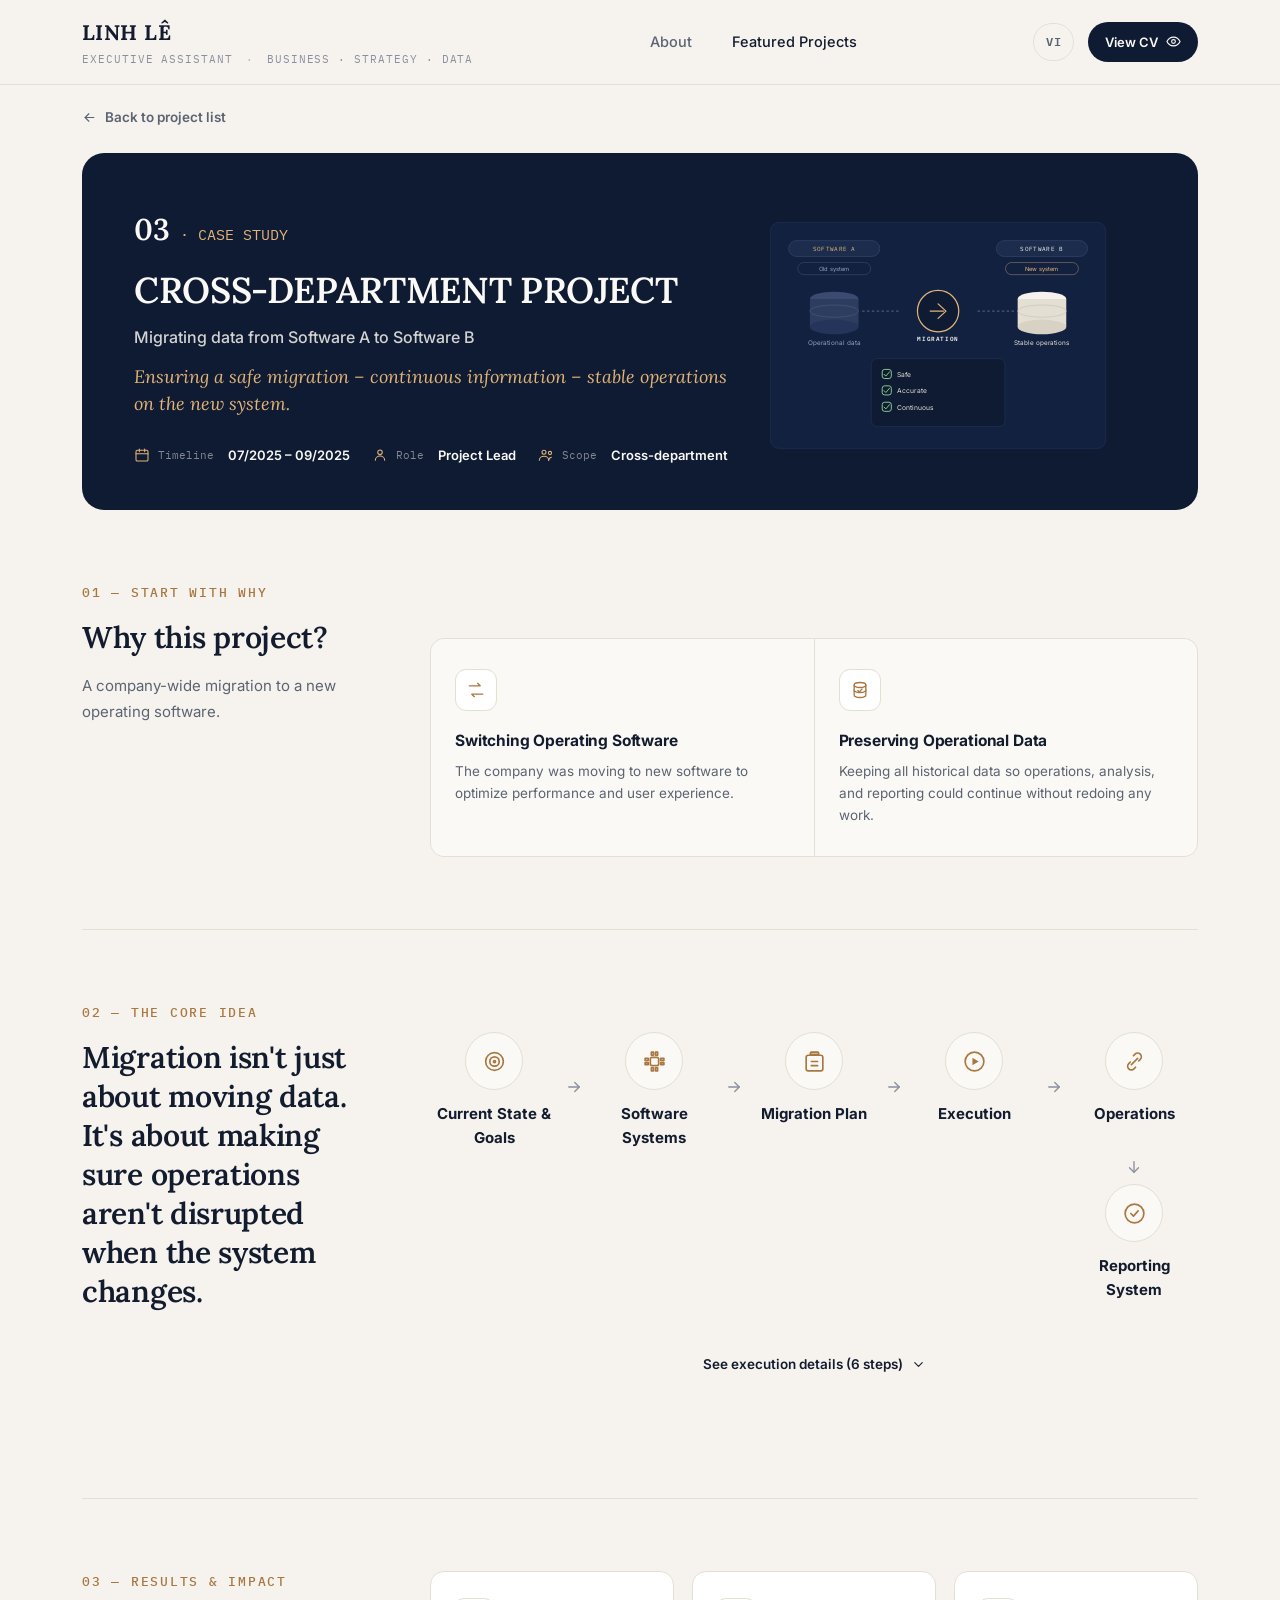
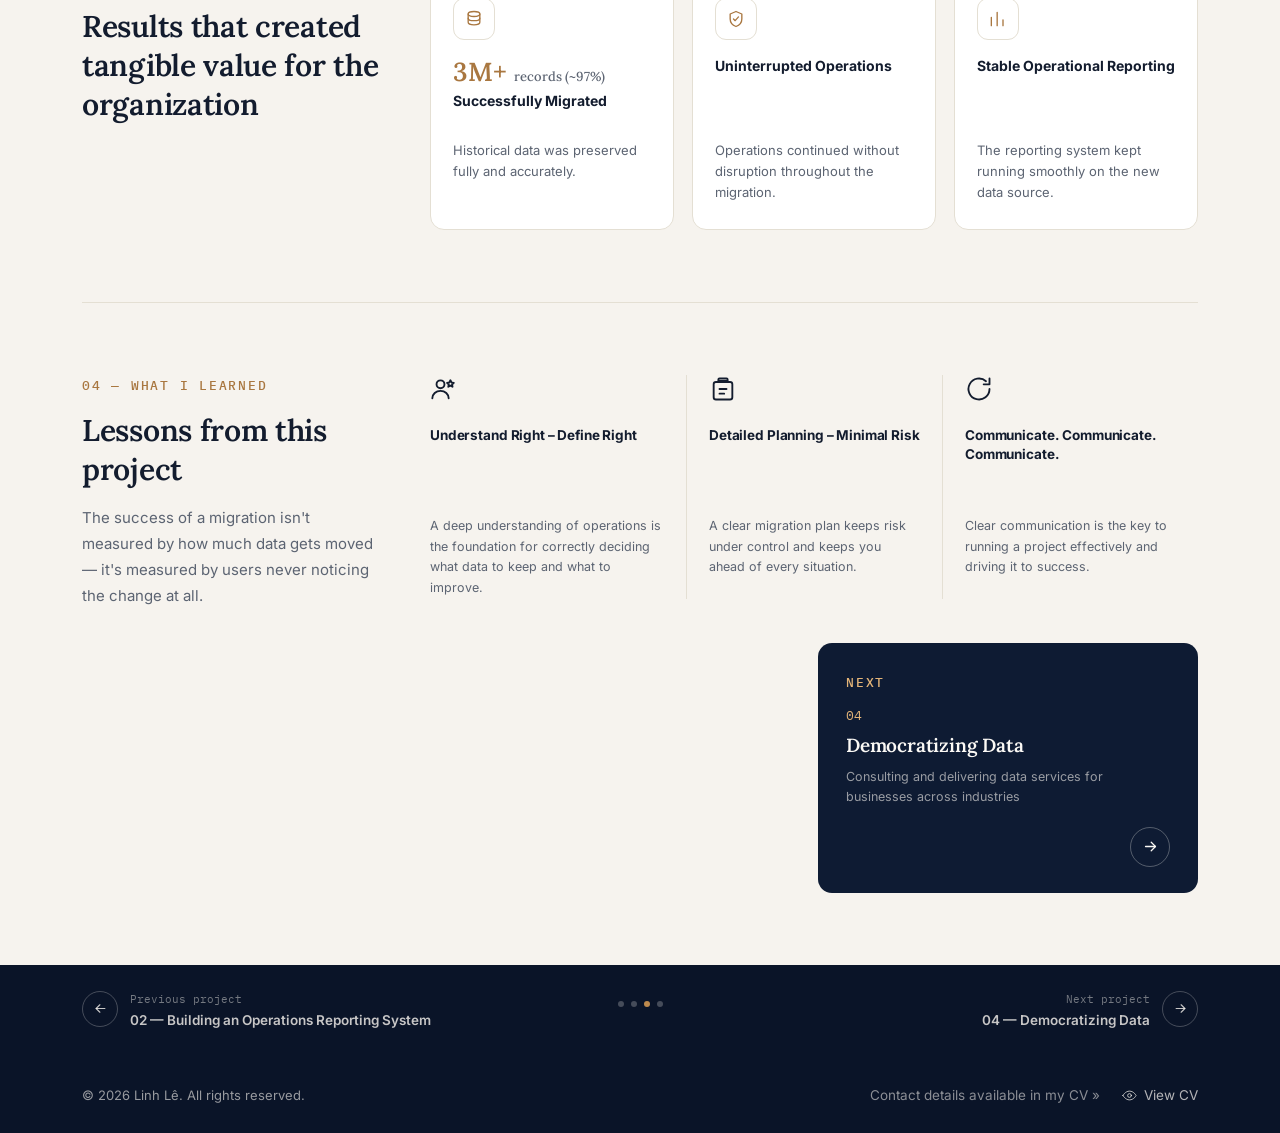
<file: case-study-03-en.html>
<!doctype html>
<html lang="en">
<head>
<meta charset="UTF-8">
<meta name="viewport" content="width=device-width, initial-scale=1">
<title>03 · Cross-Department Project — Linh Lê</title>
<meta name="description" content="Migrating data from Software A to Software B. Project Lead, 2023–2024, cross-department.">
<link rel="preconnect" href="https://fonts.googleapis.com">
<link rel="preconnect" href="https://fonts.gstatic.com" crossorigin>
<link href="https://fonts.googleapis.com/css2?family=Lora:ital,wght@0,500;0,600;0,700;1,500;1,600&family=Inter:wght@400;500;600;700&family=IBM+Plex+Mono:wght@400;500&display=swap" rel="stylesheet">
<link rel="stylesheet" href="style.css">
</head>
<body>

<header class="site-header">
  <div class="wrap">
    <a href="index-en.html" class="brand">
      <span class="brand-name">LINH LÊ</span>
      <span class="brand-tag">Executive Assistant <span>·</span> Business · Strategy · Data</span>
    </a>
    <nav class="main-nav" aria-label="Main navigation">
      <a href="index-en.html#about">About</a>
      <a href="index-en.html#projects" class="active">Featured Projects</a>
    </nav>
    <div class="nav-cta">
      <a class="lang-switch" href="case-study-03.html">VI</a>
      <a class="btn btn-primary btn-sm" href="cv-en.pdf" target="_blank" rel="noopener">
        View CV
        <svg viewBox="0 0 24 24" fill="none" stroke="currentColor" stroke-width="1.8" stroke-linecap="round" stroke-linejoin="round"><path d="M1.5 12S5 5 12 5s10.5 7 10.5 7-3.5 7-10.5 7S1.5 12 1.5 12Z"/><circle cx="12" cy="12" r="3"/></svg>
      </a>
      <button class="nav-toggle" aria-label="Open menu">
        <svg viewBox="0 0 24 24" fill="none" stroke="currentColor" stroke-width="1.8" stroke-linecap="round"><path d="M4 7h16M4 12h16M4 17h16"/></svg>
      </button>
    </div>
  </div>
</header>

<main>
  <div class="wrap">
    <a class="back-link" href="index-en.html#projects">
      <svg viewBox="0 0 24 24" fill="none" stroke="currentColor" stroke-width="1.8" stroke-linecap="round" stroke-linejoin="round"><path d="M19 12H5"/><path d="M11 6l-6 6 6 6"/></svg>
      Back to project list
    </a>

    <!-- ============ HERO ============ -->
    <section class="cs-hero">
      <div class="cs-hero-copy">
        <div class="cs-num"><b>03</b> · CASE STUDY</div>
        <h1 style="text-transform:uppercase;">Cross-Department Project</h1>
        <p class="cs-hero-desc">Migrating data from Software A to Software B</p>
        <p class="cs-subtitle">Ensuring a safe migration – continuous information – stable operations on the new system.</p>

        <div class="cs-meta">
          <div>
            <svg viewBox="0 0 24 24" fill="none" stroke="currentColor" stroke-width="1.6" stroke-linecap="round" stroke-linejoin="round"><rect x="3" y="5" width="18" height="16" rx="2"/><path d="M3 10h18M8 3v4M16 3v4"/></svg>
            <div><span class="m-label">Timeline</span><span class="m-val">07/2025 – 09/2025</span></div>
          </div>
          <div>
            <svg viewBox="0 0 24 24" fill="none" stroke="currentColor" stroke-width="1.6" stroke-linecap="round" stroke-linejoin="round"><circle cx="12" cy="8" r="3.4"/><path d="M5 20c0-3.6 3.1-6.4 7-6.4s7 2.8 7 6.4"/></svg>
            <div><span class="m-label">Role</span><span class="m-val">Project Lead</span></div>
          </div>
          <div>
            <svg viewBox="0 0 24 24" fill="none" stroke="currentColor" stroke-width="1.6" stroke-linecap="round" stroke-linejoin="round"><circle cx="9" cy="8" r="3"/><path d="M2 20c0-3.3 3.1-6 7-6s7 2.7 7 6"/><circle cx="18" cy="9" r="2.4"/><path d="M16 20c.2-2.4 1.8-4.2 4-4.7"/></svg>
            <div><span class="m-label">Scope</span><span class="m-val">Cross-department</span></div>
          </div>
        </div>

      </div>

      <div class="cs-hero-visual">
        <svg class="browser-mock" viewBox="0 0 560 380" fill="none" xmlns="http://www.w3.org/2000/svg">
          <rect x="4" y="4" width="552" height="372" rx="14" fill="#132140" stroke="#24345A"/>

          <rect x="34" y="34" width="150" height="26" rx="13" fill="#1B2C4C" stroke="#3A4A70"/>
          <text x="109" y="51" text-anchor="middle" font-family="IBM Plex Mono, monospace" font-size="10" letter-spacing="0.5" fill="#E3B478">SOFTWARE A</text>
          <rect x="376" y="34" width="150" height="26" rx="13" fill="#1B2C4C" stroke="#3A4A70"/>
          <text x="451" y="51" text-anchor="middle" font-family="IBM Plex Mono, monospace" font-size="10" letter-spacing="0.5" fill="#F6F3EE">SOFTWARE B</text>

          <rect x="49" y="70" width="120" height="20" rx="10" fill="none" stroke="#3A4A70"/>
          <text x="109" y="84" text-anchor="middle" font-family="Inter, sans-serif" font-size="9.5" fill="#8FA0C0">Old system</text>
          <rect x="391" y="70" width="120" height="20" rx="10" fill="none" stroke="#E3B478" opacity=".6"/>
          <text x="451" y="84" text-anchor="middle" font-family="Inter, sans-serif" font-size="9.5" fill="#E3B478">New system</text>

          <ellipse cx="109" cy="130" rx="40" ry="12" fill="#3A4A70"/>
          <rect x="69" y="130" width="80" height="46" fill="#2C3D60"/>
          <ellipse cx="109" cy="176" rx="40" ry="12" fill="#24345A"/>
          <ellipse cx="109" cy="150" rx="40" ry="10" fill="none" stroke="#4A5C82" stroke-width="1"/>

          <ellipse cx="451" cy="130" rx="40" ry="12" fill="#F6F3EE"/>
          <rect x="411" y="130" width="80" height="46" fill="#E4DFD3"/>
          <ellipse cx="451" cy="176" rx="40" ry="12" fill="#D8D2C4"/>
          <ellipse cx="451" cy="150" rx="40" ry="10" fill="none" stroke="#C7C0AF" stroke-width="1"/>

          <path d="M155 150 L215 150" stroke="#5E6E92" stroke-width="1.5" stroke-dasharray="4 4"/>
          <path d="M405 150 L345 150" stroke="#5E6E92" stroke-width="1.5" stroke-dasharray="4 4"/>

          <circle cx="280" cy="150" r="34" fill="#0E1B33" stroke="#E3B478" stroke-width="2"/>
          <path d="M267 150h22M280 138l13 12-13 12" stroke="#E3B478" stroke-width="2" stroke-linecap="round" stroke-linejoin="round" fill="none"/>
          <text x="280" y="200" text-anchor="middle" font-family="IBM Plex Mono, monospace" font-size="10.5" letter-spacing="1" font-weight="600" fill="#F6F3EE">MIGRATION</text>

          <text x="109" y="206" text-anchor="middle" font-family="Inter, sans-serif" font-size="10.5" fill="#8FA0C0">Operational data</text>
          <text x="451" y="206" text-anchor="middle" font-family="Inter, sans-serif" font-size="10.5" fill="#E4DFD3">Stable operations</text>

          <rect x="170" y="228" width="220" height="112" rx="10" fill="#0E1B33" stroke="#24345A"/>
          <g font-family="Inter, sans-serif" font-size="11" fill="#E4DFD3">
            <rect x="188" y="246" width="15" height="15" rx="4" fill="none" stroke="#8FCB8E" stroke-width="1.6"/>
            <path d="M191 254l3 3 6-7" stroke="#8FCB8E" stroke-width="1.6" fill="none" stroke-linecap="round" stroke-linejoin="round"/>
            <text x="212" y="258">Safe</text>

            <rect x="188" y="273" width="15" height="15" rx="4" fill="none" stroke="#8FCB8E" stroke-width="1.6"/>
            <path d="M191 281l3 3 6-7" stroke="#8FCB8E" stroke-width="1.6" fill="none" stroke-linecap="round" stroke-linejoin="round"/>
            <text x="212" y="285">Accurate</text>

            <rect x="188" y="300" width="15" height="15" rx="4" fill="none" stroke="#8FCB8E" stroke-width="1.6"/>
            <path d="M191 308l3 3 6-7" stroke="#8FCB8E" stroke-width="1.6" fill="none" stroke-linecap="round" stroke-linejoin="round"/>
            <text x="212" y="312">Continuous</text>
          </g>
        </svg>
      </div>
    </section>

    <!-- ============ 01 START WITH WHY ============ -->
    <section class="cs-section">
      <div class="cs-split">
        <div class="cs-label">
          <span class="eyebrow">01 — Start with why</span>
          <h2>Why this project?</h2>
          <p>A company-wide migration to a new operating software.</p>
        </div>
        <div class="cs-split-content">
          <div class="capability-grid" style="grid-template-columns:repeat(2,1fr);">
            <div class="capability">
              <span class="icon-badge">
                <svg viewBox="0 0 24 24" fill="none" stroke="currentColor" stroke-width="1.6" stroke-linecap="round" stroke-linejoin="round"><path d="M4 7h13l-3-3M20 17H7l3 3"/></svg>
              </span>
              <h3>Switching Operating Software</h3>
              <p>The company was moving to new software to optimize performance and user experience.</p>
            </div>
            <div class="capability">
              <span class="icon-badge">
                <svg viewBox="0 0 24 24" fill="none" stroke="currentColor" stroke-width="1.6" stroke-linecap="round" stroke-linejoin="round"><ellipse cx="12" cy="6" rx="7" ry="3"/><path d="M5 6v12c0 1.7 3.1 3 7 3s7-1.3 7-3V6"/><path d="M5 12c0 1.7 3.1 3 7 3s7-1.3 7-3"/><path d="m9.5 12.5 1.8 1.8 3.2-3.6"/></svg>
              </span>
              <h3>Preserving Operational Data</h3>
              <p>Keeping all historical data so operations, analysis, and reporting could continue without redoing any work.</p>
            </div>
          </div>
        </div>
      </div>
    </section>

    <!-- ============ 02 THE CORE IDEA ============ -->
    <section class="cs-section">
      <div class="cs-split">
        <div class="cs-label">
          <span class="eyebrow">02 — The core idea</span>
          <h2>Migration isn't just about moving data. It's about making sure operations aren't disrupted when the system changes.</h2>
        </div>
        <div class="cs-split-content">
          <div class="idea-flow-zigzag">
            <div class="idea-flow-node" style="grid-column:1; grid-row:1;">
              <span class="dot"><svg viewBox="0 0 24 24" fill="none" stroke="currentColor" stroke-width="1.6" stroke-linecap="round" stroke-linejoin="round"><circle cx="12" cy="12" r="8.5"/><circle cx="12" cy="12" r="4.5"/><circle cx="12" cy="12" r="1"/></svg></span>
              <span class="f-title">Current State &amp; Goals</span>
            </div>
            <span class="idea-flow-arrow" style="grid-column:2; grid-row:1;"><svg viewBox="0 0 24 24" fill="none" stroke="currentColor" stroke-width="1.8" stroke-linecap="round" stroke-linejoin="round"><path d="M5 12h14"/><path d="M13 6l6 6-6 6"/></svg></span>
            <div class="idea-flow-node" style="grid-column:3; grid-row:1;">
              <span class="dot"><svg viewBox="0 0 24 24" fill="none" stroke="currentColor" stroke-width="1.6" stroke-linecap="round" stroke-linejoin="round"><path d="M9 3h2v3H9zM13 3h2v3h-2zM9 18h2v3H9zM13 18h2v3h-2zM3 9h3v2H3zM3 13h3v2H3zM18 9h3v2h-3zM18 13h3v2h-3z"/><rect x="8" y="8" width="8" height="8" rx="1.6"/></svg></span>
              <span class="f-title">Software Systems</span>
            </div>
            <span class="idea-flow-arrow" style="grid-column:4; grid-row:1;"><svg viewBox="0 0 24 24" fill="none" stroke="currentColor" stroke-width="1.8" stroke-linecap="round" stroke-linejoin="round"><path d="M5 12h14"/><path d="M13 6l6 6-6 6"/></svg></span>
            <div class="idea-flow-node" style="grid-column:5; grid-row:1;">
              <span class="dot"><svg viewBox="0 0 24 24" fill="none" stroke="currentColor" stroke-width="1.6" stroke-linecap="round" stroke-linejoin="round"><path d="M9 3h6a1 1 0 0 1 1 1v1H8V4a1 1 0 0 1 1-1Z"/><rect x="4" y="6" width="16" height="15" rx="2"/><path d="M9 12h6M9 16h6"/></svg></span>
              <span class="f-title">Migration Plan</span>
            </div>
            <span class="idea-flow-arrow" style="grid-column:6; grid-row:1;"><svg viewBox="0 0 24 24" fill="none" stroke="currentColor" stroke-width="1.8" stroke-linecap="round" stroke-linejoin="round"><path d="M5 12h14"/><path d="M13 6l6 6-6 6"/></svg></span>
            <div class="idea-flow-node" style="grid-column:7; grid-row:1;">
              <span class="dot"><svg viewBox="0 0 24 24" fill="none" stroke="currentColor" stroke-width="1.6" stroke-linecap="round" stroke-linejoin="round"><circle cx="12" cy="12" r="9"/><path d="M10 8.5v7l6-3.5-6-3.5Z" fill="currentColor" stroke="none"/></svg></span>
              <span class="f-title">Execution</span>
            </div>
            <span class="idea-flow-arrow" style="grid-column:8; grid-row:1;"><svg viewBox="0 0 24 24" fill="none" stroke="currentColor" stroke-width="1.8" stroke-linecap="round" stroke-linejoin="round"><path d="M5 12h14"/><path d="M13 6l6 6-6 6"/></svg></span>
            <div class="idea-flow-node" style="grid-column:9; grid-row:1;">
              <span class="dot"><svg viewBox="0 0 24 24" fill="none" stroke="currentColor" stroke-width="1.6" stroke-linecap="round" stroke-linejoin="round"><path d="M9 15 15 9"/><path d="M11 6.5 12.5 5a3.5 3.5 0 0 1 5 5L16 11.5"/><path d="M13 17.5 11.5 19a3.5 3.5 0 0 1-5-5L8 12.5"/></svg></span>
              <span class="f-title">Operations</span>
            </div>

            <span class="idea-flow-arrow arrow-down"><svg viewBox="0 0 24 24" fill="none" stroke="currentColor" stroke-width="1.8" stroke-linecap="round" stroke-linejoin="round"><path d="M12 5v14"/><path d="M6 13l6 6 6-6"/></svg></span>

            <div class="idea-flow-node" style="grid-column:9; grid-row:3;">
              <span class="dot"><svg viewBox="0 0 24 24" fill="none" stroke="currentColor" stroke-width="1.6" stroke-linecap="round" stroke-linejoin="round"><circle cx="12" cy="12" r="9"/><path d="m8.5 12 2.5 2.5 4.5-5"/></svg></span>
              <span class="f-title">Reporting System</span>
            </div>
          </div>

          <button class="expand-toggle" type="button" data-target="exec-steps" data-collapsed-label="Collapse" aria-expanded="false">
            <span class="toggle-label">See execution details (6 steps)</span>
            <svg viewBox="0 0 24 24" fill="none" stroke="currentColor" stroke-width="1.8" stroke-linecap="round" stroke-linejoin="round"><path d="M6 9l6 6 6-6"/></svg>
          </button>

          <div class="step-accordion-v2" id="exec-steps">
            <div class="inner">
              <div class="step-row-v2">
                <span class="sr-badge">01</span>
                <div>
                  <h4>Understand operations &amp; identify issues</h4>
                  <p>Understand how things run today and on the new system, and pinpoint gaps to improve.</p>
                </div>
                <span class="sr-plus"><svg viewBox="0 0 24 24" fill="none" stroke="currentColor" stroke-width="1.8" stroke-linecap="round" stroke-linejoin="round"><path d="M12 5v14M5 12h14"/></svg></span>
              </div>
              <div class="step-row-v2">
                <span class="sr-badge">02</span>
                <div>
                  <h4>Map logic &amp; data</h4>
                  <p>Identify equivalent logic, entities, and data fields between the two systems.</p>
                </div>
                <span class="sr-plus"><svg viewBox="0 0 24 24" fill="none" stroke="currentColor" stroke-width="1.8" stroke-linecap="round" stroke-linejoin="round"><path d="M12 5v14M5 12h14"/></svg></span>
              </div>
              <div class="step-row-v2">
                <span class="sr-badge">03</span>
                <div>
                  <h4>Design the migration plan</h4>
                  <p>Define volume, priority order, timeline, and data-handling rules.</p>
                </div>
                <span class="sr-plus"><svg viewBox="0 0 24 24" fill="none" stroke="currentColor" stroke-width="1.8" stroke-linecap="round" stroke-linejoin="round"><path d="M12 5v14M5 12h14"/></svg></span>
              </div>
              <div class="step-row-v2">
                <span class="sr-badge">04</span>
                <div>
                  <h4>Execute &amp; control the migration</h4>
                  <p>Process the data, test across multiple rounds, migrate, and monitor continuously.</p>
                </div>
                <span class="sr-plus"><svg viewBox="0 0 24 24" fill="none" stroke="currentColor" stroke-width="1.8" stroke-linecap="round" stroke-linejoin="round"><path d="M12 5v14M5 12h14"/></svg></span>
              </div>
              <div class="step-row-v2">
                <span class="sr-badge">05</span>
                <div>
                  <h4>Ensure data continuity</h4>
                  <p>Maintain the ability to track data flow continuously within the database.</p>
                </div>
                <span class="sr-plus"><svg viewBox="0 0 24 24" fill="none" stroke="currentColor" stroke-width="1.8" stroke-linecap="round" stroke-linejoin="round"><path d="M12 5v14M5 12h14"/></svg></span>
              </div>
              <div class="step-row-v2">
                <span class="sr-badge">06</span>
                <div>
                  <h4>Stabilize the system &amp; update reports</h4>
                  <p>Update reports to reflect the new data source and new operational needs.</p>
                </div>
                <span class="sr-plus"><svg viewBox="0 0 24 24" fill="none" stroke="currentColor" stroke-width="1.8" stroke-linecap="round" stroke-linejoin="round"><path d="M12 5v14M5 12h14"/></svg></span>
              </div>
            </div>
          </div>
        </div>
      </div>
    </section>

    <!-- ============ 03 KẾT QUẢ & TÁC ĐỘNG ============ -->
    <section class="cs-section">
      <div class="cs-split">
        <div class="cs-label">
          <span class="eyebrow">03 — Results &amp; impact</span>
          <h2>Results that created tangible value for the organization</h2>
        </div>
        <div class="cs-split-content">
          <div class="impact-grid-v2" style="grid-template-columns:repeat(3,1fr);">
            <div class="impact-card-v2">
              <span class="icon-badge"><svg viewBox="0 0 24 24" fill="none" stroke="currentColor" stroke-width="1.6" stroke-linecap="round" stroke-linejoin="round"><ellipse cx="12" cy="6" rx="7" ry="3"/><path d="M5 6v5c0 1.7 3.1 3 7 3s7-1.3 7-3V6"/><path d="M5 11v5c0 1.7 3.1 3 7 3s7-1.3 7-3v-5"/></svg></span>
              <div class="i-head">
                <div class="i-num">3M+ <small style="font-size:13px; color:var(--muted); font-weight:500;">records (~97%)</small></div>
                <div class="i-title">Successfully Migrated</div>
              </div>
              <p>Historical data was preserved fully and accurately.</p>
            </div>
            <div class="impact-card-v2">
              <span class="icon-badge"><svg viewBox="0 0 24 24" fill="none" stroke="currentColor" stroke-width="1.6" stroke-linecap="round" stroke-linejoin="round"><path d="M12 3l7 3v6c0 4.5-3 7.5-7 9-4-1.5-7-4.5-7-9V6Z"/><path d="m9 12 2 2 4-4.5"/></svg></span>
              <div class="i-head">
                <div class="i-title" style="margin-top:0;">Uninterrupted Operations</div>
              </div>
              <p>Operations continued without disruption throughout the migration.</p>
            </div>
            <div class="impact-card-v2">
              <span class="icon-badge"><svg viewBox="0 0 24 24" fill="none" stroke="currentColor" stroke-width="1.6" stroke-linecap="round" stroke-linejoin="round"><path d="M4 20V10M11 20V4M18 20v-7"/></svg></span>
              <div class="i-head">
                <div class="i-title" style="margin-top:0;">Stable Operational Reporting</div>
              </div>
              <p>The reporting system kept running smoothly on the new data source.</p>
            </div>
          </div>
        </div>
      </div>
    </section>

    <!-- ============ 04 ĐIỀU TÔI RÚT RA ============ -->
    <section class="cs-section">
      <div class="cs-split">
        <div class="cs-label">
          <span class="eyebrow">04 — What I learned</span>
          <h2>Lessons from this project</h2>
          <p>The success of a migration isn't measured by how much data gets moved — it's measured by users never noticing the change at all.</p>
        </div>
        <div class="cs-split-content">
          <div class="dauan-row" style="grid-template-columns:repeat(3,1fr);">
            <div class="dauan-item">
              <svg class="icon" viewBox="0 0 24 24" fill="none" stroke="currentColor" stroke-width="1.6" stroke-linecap="round" stroke-linejoin="round"><circle cx="9" cy="8" r="3.4"/><path d="M2 20c0-3.6 3.1-6.4 7-6.4s7 2.8 7 6.4"/><path d="m17.5 4.5.9 1.9 2 .3-1.5 1.4.4 2-1.8-1-1.8 1 .4-2-1.5-1.4 2-.3.9-1.9Z"/></svg>
              <div class="dauan-head">
                <h4>Understand Right – Define Right</h4>
              </div>
              <p>A deep understanding of operations is the foundation for correctly deciding what data to keep and what to improve.</p>
            </div>
            <div class="dauan-item">
              <svg class="icon" viewBox="0 0 24 24" fill="none" stroke="currentColor" stroke-width="1.6" stroke-linecap="round" stroke-linejoin="round"><path d="M9 3h6a1 1 0 0 1 1 1v1H8V4a1 1 0 0 1 1-1Z"/><rect x="4" y="6" width="16" height="15" rx="2"/><path d="M9 12h6M9 16h4"/></svg>
              <div class="dauan-head">
                <h4>Detailed Planning – Minimal Risk</h4>
              </div>
              <p>A clear migration plan keeps risk under control and keeps you ahead of every situation.</p>
            </div>
            <div class="dauan-item">
              <svg class="icon" viewBox="0 0 24 24" fill="none" stroke="currentColor" stroke-width="1.6" stroke-linecap="round" stroke-linejoin="round"><path d="M21 12a9 9 0 1 1-3-6.7"/><path d="M21 3v5h-5"/></svg>
              <div class="dauan-head">
                <h4>Communicate. Communicate. Communicate.</h4>
              </div>
              <p>Clear communication is the key to running a project effectively and driving it to success.</p>
            </div>
          </div>

          <div class="reflection-row" style="grid-template-columns: 1fr; justify-items: end; margin-top:44px;">
            <a class="next-case-card" href="case-study-04-en.html" style="max-width: 380px; width: 100%;">
              <div>
                <span class="eyebrow">Next</span>
                <div class="nc-num">04</div>
                <h3>Democratizing Data</h3>
                <p>Consulting and delivering data services for businesses across industries</p>
              </div>
              <span class="nc-arrow"><svg viewBox="0 0 24 24" fill="none" stroke="currentColor" stroke-width="1.8" stroke-linecap="round" stroke-linejoin="round"><path d="M5 12h14"/><path d="M13 6l6 6-6 6"/></svg></span>
            </a>
          </div>
        </div>
      </div>
    </section>

  </div>

  <!-- ============ FOOTER PROJECT NAVIGATION ============ -->
  <nav class="cs-nav" aria-label="Case study navigation">
    <div class="wrap">
      <a class="cs-nav-link" href="case-study-02-en.html">
        <span class="n-arrow"><svg viewBox="0 0 24 24" fill="none" stroke="currentColor" stroke-width="1.8" stroke-linecap="round" stroke-linejoin="round"><path d="M19 12H5"/><path d="M11 6l-6 6 6 6"/></svg></span>
        <span>
          <span class="n-label">Previous project</span>
          <span class="n-title">02 — Building an Operations Reporting System</span>
        </span>
      </a>
      <div class="cs-dots" aria-hidden="true">
        <span></span><span></span><span class="on"></span><span></span>
      </div>
      <a class="cs-nav-link next" href="case-study-04-en.html">
        <span class="n-arrow"><svg viewBox="0 0 24 24" fill="none" stroke="currentColor" stroke-width="1.8" stroke-linecap="round" stroke-linejoin="round"><path d="M5 12h14"/><path d="M13 6l6 6-6 6"/></svg></span>
        <span>
          <span class="n-label">Next project</span>
          <span class="n-title">04 — Democratizing Data</span>
        </span>
      </a>
    </div>
  </nav>
</main>

<footer class="site-footer">
  <div class="wrap">
    <span class="footer-copy">© 2026 Linh Lê. All rights reserved.</span>
    <div class="footer-links">
      <span class="footer-note">Contact details available in my CV &raquo;</span>
      <a href="cv-en.pdf" target="_blank" rel="noopener">
        <svg viewBox="0 0 24 24" fill="none" stroke="currentColor" stroke-width="1.6" stroke-linecap="round" stroke-linejoin="round"><path d="M1.5 12S5 5 12 5s10.5 7 10.5 7-3.5 7-10.5 7S1.5 12 1.5 12Z"/><circle cx="12" cy="12" r="3"/></svg>
        View CV
      </a>
    </div>
  </div>
</footer>

<script src="script.js"></script>
</body>
</html>
</file>
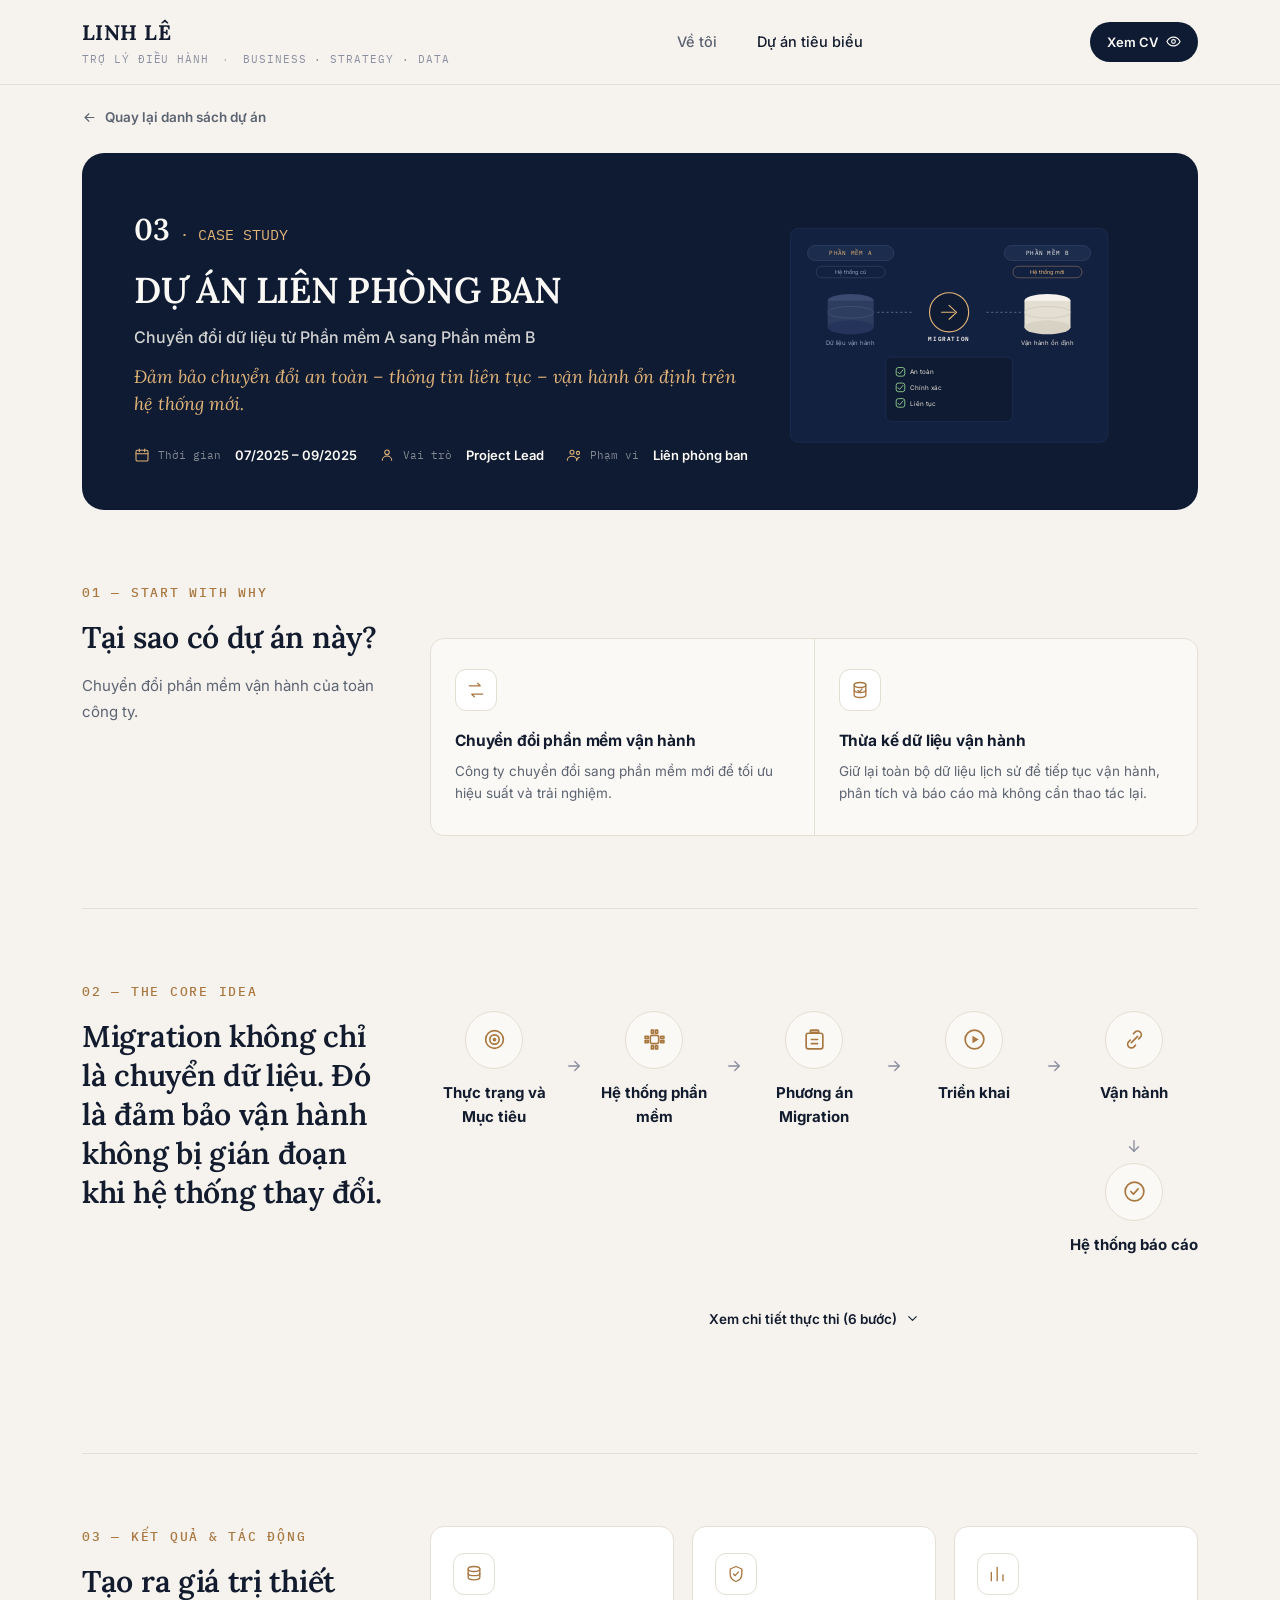
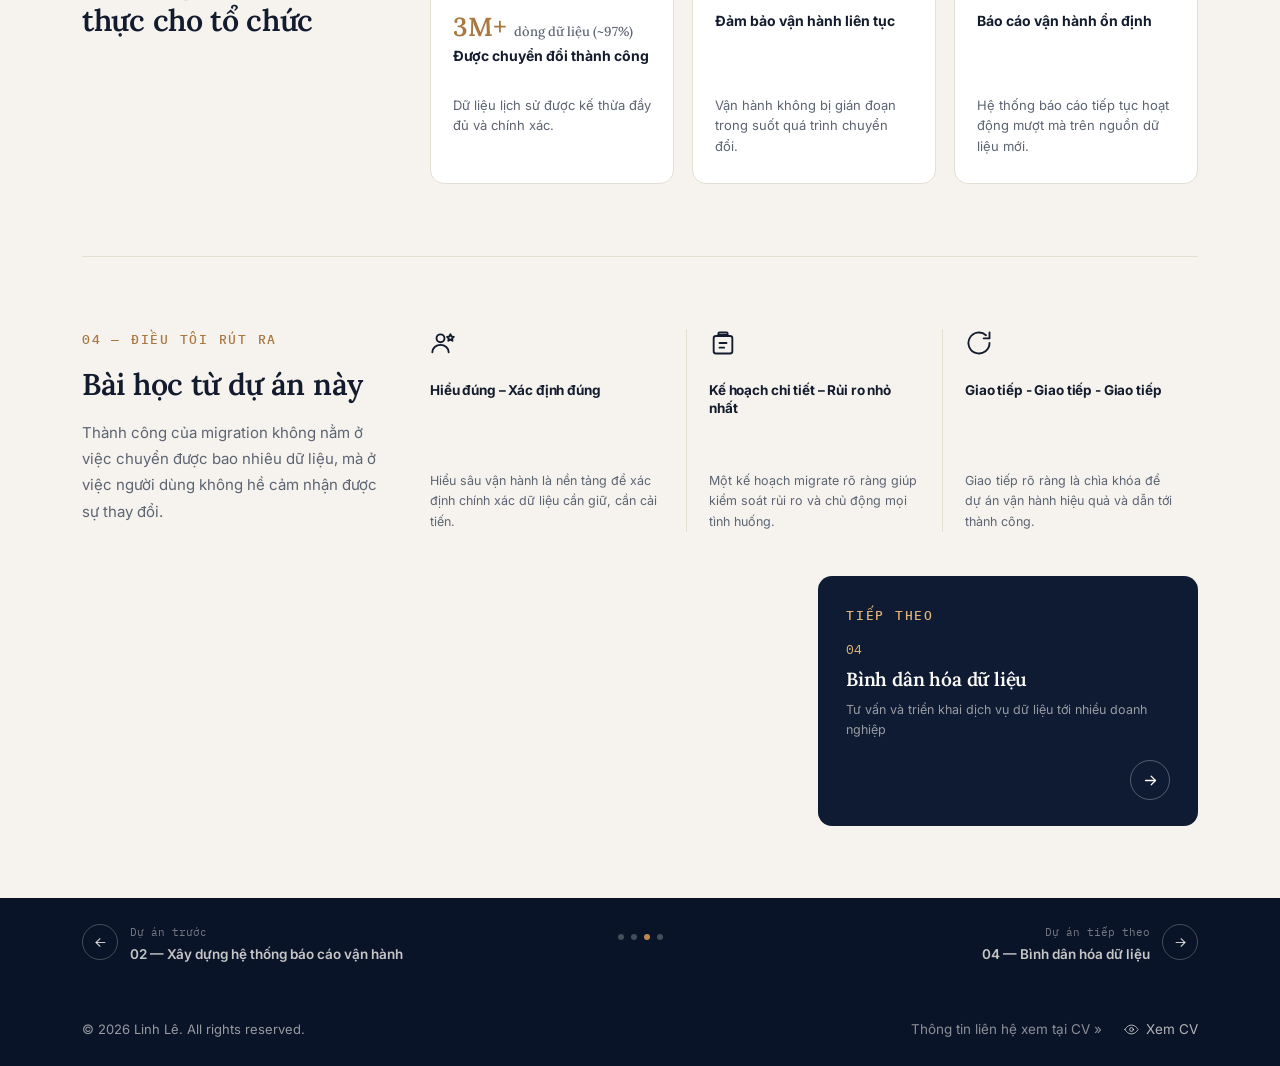
<file: case-study-03.html>
<!doctype html>
<html lang="vi">
<head>
<meta charset="UTF-8">
<meta name="viewport" content="width=device-width, initial-scale=1">
<title>03 · Dự án liên phòng ban — Linh Lê</title>
<meta name="description" content="Chuyển đổi dữ liệu từ Phần mềm A sang Phần mềm B. Project Lead, 2023–2024, liên phòng ban.">
<link rel="preconnect" href="https://fonts.googleapis.com">
<link rel="preconnect" href="https://fonts.gstatic.com" crossorigin>
<link href="https://fonts.googleapis.com/css2?family=Lora:ital,wght@0,500;0,600;0,700;1,500;1,600&family=Inter:wght@400;500;600;700&family=IBM+Plex+Mono:wght@400;500&display=swap" rel="stylesheet">
<link rel="stylesheet" href="style.css">
</head>
<body>

<header class="site-header">
  <div class="wrap">
    <a href="index.html" class="brand">
      <span class="brand-name">LINH LÊ</span>
      <span class="brand-tag">Trợ lý điều hành <span>·</span> Business · Strategy · Data</span>
    </a>
    <nav class="main-nav" aria-label="Điều hướng chính">
      <a href="index.html#ve-toi">Về tôi</a>
      <a href="index.html#du-an" class="active">Dự án tiêu biểu</a>
    </nav>
    <div class="nav-cta">
      <a class="btn btn-primary btn-sm" href="cv.pdf" target="_blank" rel="noopener">
        Xem CV
        <svg viewBox="0 0 24 24" fill="none" stroke="currentColor" stroke-width="1.8" stroke-linecap="round" stroke-linejoin="round"><path d="M1.5 12S5 5 12 5s10.5 7 10.5 7-3.5 7-10.5 7S1.5 12 1.5 12Z"/><circle cx="12" cy="12" r="3"/></svg>
      </a>
      <button class="nav-toggle" aria-label="Mở menu">
        <svg viewBox="0 0 24 24" fill="none" stroke="currentColor" stroke-width="1.8" stroke-linecap="round"><path d="M4 7h16M4 12h16M4 17h16"/></svg>
      </button>
    </div>
  </div>
</header>

<main>
  <div class="wrap">
    <a class="back-link" href="index.html#du-an">
      <svg viewBox="0 0 24 24" fill="none" stroke="currentColor" stroke-width="1.8" stroke-linecap="round" stroke-linejoin="round"><path d="M19 12H5"/><path d="M11 6l-6 6 6 6"/></svg>
      Quay lại danh sách dự án
    </a>

    <!-- ============ HERO ============ -->
    <section class="cs-hero">
      <div class="cs-hero-copy">
        <div class="cs-num"><b>03</b> · CASE STUDY</div>
        <h1 style="text-transform:uppercase;">Dự án liên phòng ban</h1>
        <p class="cs-hero-desc">Chuyển đổi dữ liệu từ Phần mềm A sang Phần mềm B</p>
        <p class="cs-subtitle">Đảm bảo chuyển đổi an toàn – thông tin liên tục – vận hành ổn định trên hệ thống mới.</p>

        <div class="cs-meta">
          <div>
            <svg viewBox="0 0 24 24" fill="none" stroke="currentColor" stroke-width="1.6" stroke-linecap="round" stroke-linejoin="round"><rect x="3" y="5" width="18" height="16" rx="2"/><path d="M3 10h18M8 3v4M16 3v4"/></svg>
            <div><span class="m-label">Thời gian</span><span class="m-val">07/2025 – 09/2025</span></div>
          </div>
          <div>
            <svg viewBox="0 0 24 24" fill="none" stroke="currentColor" stroke-width="1.6" stroke-linecap="round" stroke-linejoin="round"><circle cx="12" cy="8" r="3.4"/><path d="M5 20c0-3.6 3.1-6.4 7-6.4s7 2.8 7 6.4"/></svg>
            <div><span class="m-label">Vai trò</span><span class="m-val">Project Lead</span></div>
          </div>
          <div>
            <svg viewBox="0 0 24 24" fill="none" stroke="currentColor" stroke-width="1.6" stroke-linecap="round" stroke-linejoin="round"><circle cx="9" cy="8" r="3"/><path d="M2 20c0-3.3 3.1-6 7-6s7 2.7 7 6"/><circle cx="18" cy="9" r="2.4"/><path d="M16 20c.2-2.4 1.8-4.2 4-4.7"/></svg>
            <div><span class="m-label">Phạm vi</span><span class="m-val">Liên phòng ban</span></div>
          </div>
        </div>

      </div>

      <div class="cs-hero-visual">
        <svg class="browser-mock" viewBox="0 0 560 380" fill="none" xmlns="http://www.w3.org/2000/svg">
          <rect x="4" y="4" width="552" height="372" rx="14" fill="#132140" stroke="#24345A"/>

          <rect x="34" y="34" width="150" height="26" rx="13" fill="#1B2C4C" stroke="#3A4A70"/>
          <text x="109" y="51" text-anchor="middle" font-family="IBM Plex Mono, monospace" font-size="10" letter-spacing="0.5" fill="#E3B478">PHẦN MỀM A</text>
          <rect x="376" y="34" width="150" height="26" rx="13" fill="#1B2C4C" stroke="#3A4A70"/>
          <text x="451" y="51" text-anchor="middle" font-family="IBM Plex Mono, monospace" font-size="10" letter-spacing="0.5" fill="#F6F3EE">PHẦN MỀM B</text>

          <rect x="49" y="70" width="120" height="20" rx="10" fill="none" stroke="#3A4A70"/>
          <text x="109" y="84" text-anchor="middle" font-family="Inter, sans-serif" font-size="9.5" fill="#8FA0C0">Hệ thống cũ</text>
          <rect x="391" y="70" width="120" height="20" rx="10" fill="none" stroke="#E3B478" opacity=".6"/>
          <text x="451" y="84" text-anchor="middle" font-family="Inter, sans-serif" font-size="9.5" fill="#E3B478">Hệ thống mới</text>

          <ellipse cx="109" cy="130" rx="40" ry="12" fill="#3A4A70"/>
          <rect x="69" y="130" width="80" height="46" fill="#2C3D60"/>
          <ellipse cx="109" cy="176" rx="40" ry="12" fill="#24345A"/>
          <ellipse cx="109" cy="150" rx="40" ry="10" fill="none" stroke="#4A5C82" stroke-width="1"/>

          <ellipse cx="451" cy="130" rx="40" ry="12" fill="#F6F3EE"/>
          <rect x="411" y="130" width="80" height="46" fill="#E4DFD3"/>
          <ellipse cx="451" cy="176" rx="40" ry="12" fill="#D8D2C4"/>
          <ellipse cx="451" cy="150" rx="40" ry="10" fill="none" stroke="#C7C0AF" stroke-width="1"/>

          <path d="M155 150 L215 150" stroke="#5E6E92" stroke-width="1.5" stroke-dasharray="4 4"/>
          <path d="M405 150 L345 150" stroke="#5E6E92" stroke-width="1.5" stroke-dasharray="4 4"/>

          <circle cx="280" cy="150" r="34" fill="#0E1B33" stroke="#E3B478" stroke-width="2"/>
          <path d="M267 150h22M280 138l13 12-13 12" stroke="#E3B478" stroke-width="2" stroke-linecap="round" stroke-linejoin="round" fill="none"/>
          <text x="280" y="200" text-anchor="middle" font-family="IBM Plex Mono, monospace" font-size="10.5" letter-spacing="1" font-weight="600" fill="#F6F3EE">MIGRATION</text>

          <text x="109" y="206" text-anchor="middle" font-family="Inter, sans-serif" font-size="10.5" fill="#8FA0C0">Dữ liệu vận hành</text>
          <text x="451" y="206" text-anchor="middle" font-family="Inter, sans-serif" font-size="10.5" fill="#E4DFD3">Vận hành ổn định</text>

          <rect x="170" y="228" width="220" height="112" rx="10" fill="#0E1B33" stroke="#24345A"/>
          <g font-family="Inter, sans-serif" font-size="11" fill="#E4DFD3">
            <rect x="188" y="246" width="15" height="15" rx="4" fill="none" stroke="#8FCB8E" stroke-width="1.6"/>
            <path d="M191 254l3 3 6-7" stroke="#8FCB8E" stroke-width="1.6" fill="none" stroke-linecap="round" stroke-linejoin="round"/>
            <text x="212" y="258">An toàn</text>

            <rect x="188" y="273" width="15" height="15" rx="4" fill="none" stroke="#8FCB8E" stroke-width="1.6"/>
            <path d="M191 281l3 3 6-7" stroke="#8FCB8E" stroke-width="1.6" fill="none" stroke-linecap="round" stroke-linejoin="round"/>
            <text x="212" y="285">Chính xác</text>

            <rect x="188" y="300" width="15" height="15" rx="4" fill="none" stroke="#8FCB8E" stroke-width="1.6"/>
            <path d="M191 308l3 3 6-7" stroke="#8FCB8E" stroke-width="1.6" fill="none" stroke-linecap="round" stroke-linejoin="round"/>
            <text x="212" y="312">Liên tục</text>
          </g>
        </svg>
      </div>
    </section>

    <!-- ============ 01 START WITH WHY ============ -->
    <section class="cs-section">
      <div class="cs-split">
        <div class="cs-label">
          <span class="eyebrow">01 — Start with why</span>
          <h2>Tại sao có dự án này?</h2>
          <p>Chuyển đổi phần mềm vận hành của toàn công ty.</p>
        </div>
        <div class="cs-split-content">
          <div class="capability-grid" style="grid-template-columns:repeat(2,1fr);">
            <div class="capability">
              <span class="icon-badge">
                <svg viewBox="0 0 24 24" fill="none" stroke="currentColor" stroke-width="1.6" stroke-linecap="round" stroke-linejoin="round"><path d="M4 7h13l-3-3M20 17H7l3 3"/></svg>
              </span>
              <h3>Chuyển đổi phần mềm vận hành</h3>
              <p>Công ty chuyển đổi sang phần mềm mới để tối ưu hiệu suất và trải nghiệm.</p>
            </div>
            <div class="capability">
              <span class="icon-badge">
                <svg viewBox="0 0 24 24" fill="none" stroke="currentColor" stroke-width="1.6" stroke-linecap="round" stroke-linejoin="round"><ellipse cx="12" cy="6" rx="7" ry="3"/><path d="M5 6v12c0 1.7 3.1 3 7 3s7-1.3 7-3V6"/><path d="M5 12c0 1.7 3.1 3 7 3s7-1.3 7-3"/><path d="m9.5 12.5 1.8 1.8 3.2-3.6"/></svg>
              </span>
              <h3>Thừa kế dữ liệu vận hành</h3>
              <p>Giữ lại toàn bộ dữ liệu lịch sử để tiếp tục vận hành, phân tích và báo cáo mà không cần thao tác lại.</p>
            </div>
          </div>
        </div>
      </div>
    </section>

    <!-- ============ 02 THE CORE IDEA ============ -->
    <section class="cs-section">
      <div class="cs-split">
        <div class="cs-label">
          <span class="eyebrow">02 — The core idea</span>
          <h2>Migration không chỉ là chuyển dữ liệu. Đó là đảm bảo vận hành không bị gián đoạn khi hệ thống thay đổi.</h2>
        </div>
        <div class="cs-split-content">
          <div class="idea-flow-zigzag">
            <div class="idea-flow-node" style="grid-column:1; grid-row:1;">
              <span class="dot"><svg viewBox="0 0 24 24" fill="none" stroke="currentColor" stroke-width="1.6" stroke-linecap="round" stroke-linejoin="round"><circle cx="12" cy="12" r="8.5"/><circle cx="12" cy="12" r="4.5"/><circle cx="12" cy="12" r="1"/></svg></span>
              <span class="f-title">Thực trạng và Mục tiêu</span>
            </div>
            <span class="idea-flow-arrow" style="grid-column:2; grid-row:1;"><svg viewBox="0 0 24 24" fill="none" stroke="currentColor" stroke-width="1.8" stroke-linecap="round" stroke-linejoin="round"><path d="M5 12h14"/><path d="M13 6l6 6-6 6"/></svg></span>
            <div class="idea-flow-node" style="grid-column:3; grid-row:1;">
              <span class="dot"><svg viewBox="0 0 24 24" fill="none" stroke="currentColor" stroke-width="1.6" stroke-linecap="round" stroke-linejoin="round"><path d="M9 3h2v3H9zM13 3h2v3h-2zM9 18h2v3H9zM13 18h2v3h-2zM3 9h3v2H3zM3 13h3v2H3zM18 9h3v2h-3zM18 13h3v2h-3z"/><rect x="8" y="8" width="8" height="8" rx="1.6"/></svg></span>
              <span class="f-title">Hệ thống phần mềm</span>
            </div>
            <span class="idea-flow-arrow" style="grid-column:4; grid-row:1;"><svg viewBox="0 0 24 24" fill="none" stroke="currentColor" stroke-width="1.8" stroke-linecap="round" stroke-linejoin="round"><path d="M5 12h14"/><path d="M13 6l6 6-6 6"/></svg></span>
            <div class="idea-flow-node" style="grid-column:5; grid-row:1;">
              <span class="dot"><svg viewBox="0 0 24 24" fill="none" stroke="currentColor" stroke-width="1.6" stroke-linecap="round" stroke-linejoin="round"><path d="M9 3h6a1 1 0 0 1 1 1v1H8V4a1 1 0 0 1 1-1Z"/><rect x="4" y="6" width="16" height="15" rx="2"/><path d="M9 12h6M9 16h6"/></svg></span>
              <span class="f-title">Phương án Migration</span>
            </div>
            <span class="idea-flow-arrow" style="grid-column:6; grid-row:1;"><svg viewBox="0 0 24 24" fill="none" stroke="currentColor" stroke-width="1.8" stroke-linecap="round" stroke-linejoin="round"><path d="M5 12h14"/><path d="M13 6l6 6-6 6"/></svg></span>
            <div class="idea-flow-node" style="grid-column:7; grid-row:1;">
              <span class="dot"><svg viewBox="0 0 24 24" fill="none" stroke="currentColor" stroke-width="1.6" stroke-linecap="round" stroke-linejoin="round"><circle cx="12" cy="12" r="9"/><path d="M10 8.5v7l6-3.5-6-3.5Z" fill="currentColor" stroke="none"/></svg></span>
              <span class="f-title">Triển khai</span>
            </div>
            <span class="idea-flow-arrow" style="grid-column:8; grid-row:1;"><svg viewBox="0 0 24 24" fill="none" stroke="currentColor" stroke-width="1.8" stroke-linecap="round" stroke-linejoin="round"><path d="M5 12h14"/><path d="M13 6l6 6-6 6"/></svg></span>
            <div class="idea-flow-node" style="grid-column:9; grid-row:1;">
              <span class="dot"><svg viewBox="0 0 24 24" fill="none" stroke="currentColor" stroke-width="1.6" stroke-linecap="round" stroke-linejoin="round"><path d="M9 15 15 9"/><path d="M11 6.5 12.5 5a3.5 3.5 0 0 1 5 5L16 11.5"/><path d="M13 17.5 11.5 19a3.5 3.5 0 0 1-5-5L8 12.5"/></svg></span>
              <span class="f-title">Vận hành</span>
            </div>

            <span class="idea-flow-arrow arrow-down"><svg viewBox="0 0 24 24" fill="none" stroke="currentColor" stroke-width="1.8" stroke-linecap="round" stroke-linejoin="round"><path d="M12 5v14"/><path d="M6 13l6 6 6-6"/></svg></span>

            <div class="idea-flow-node" style="grid-column:9; grid-row:3;">
              <span class="dot"><svg viewBox="0 0 24 24" fill="none" stroke="currentColor" stroke-width="1.6" stroke-linecap="round" stroke-linejoin="round"><circle cx="12" cy="12" r="9"/><path d="m8.5 12 2.5 2.5 4.5-5"/></svg></span>
              <span class="f-title">Hệ thống báo cáo</span>
            </div>
          </div>

          <button class="expand-toggle" type="button" data-target="exec-steps" aria-expanded="false">
            <span class="toggle-label">Xem chi tiết thực thi (6 bước)</span>
            <svg viewBox="0 0 24 24" fill="none" stroke="currentColor" stroke-width="1.8" stroke-linecap="round" stroke-linejoin="round"><path d="M6 9l6 6 6-6"/></svg>
          </button>

          <div class="step-accordion-v2" id="exec-steps">
            <div class="inner">
              <div class="step-row-v2">
                <span class="sr-badge">01</span>
                <div>
                  <h4>Hiểu vận hành &amp; xác định vấn đề</h4>
                  <p>Hiểu cách vận hành hiện tại &amp; mới, chỉ ra bất cập cần cải tiến.</p>
                </div>
                <span class="sr-plus"><svg viewBox="0 0 24 24" fill="none" stroke="currentColor" stroke-width="1.8" stroke-linecap="round" stroke-linejoin="round"><path d="M12 5v14M5 12h14"/></svg></span>
              </div>
              <div class="step-row-v2">
                <span class="sr-badge">02</span>
                <div>
                  <h4>Mapping logic &amp; dữ liệu</h4>
                  <p>Xác định logic, chủ thể và trường dữ liệu tương đương giữa hai hệ thống.</p>
                </div>
                <span class="sr-plus"><svg viewBox="0 0 24 24" fill="none" stroke="currentColor" stroke-width="1.8" stroke-linecap="round" stroke-linejoin="round"><path d="M12 5v14M5 12h14"/></svg></span>
              </div>
              <div class="step-row-v2">
                <span class="sr-badge">03</span>
                <div>
                  <h4>Thiết kế phương án Migration</h4>
                  <p>Xác định khối lượng, thứ tự ưu tiên, thời gian và quy tắc xử lý dữ liệu.</p>
                </div>
                <span class="sr-plus"><svg viewBox="0 0 24 24" fill="none" stroke="currentColor" stroke-width="1.8" stroke-linecap="round" stroke-linejoin="round"><path d="M12 5v14M5 12h14"/></svg></span>
              </div>
              <div class="step-row-v2">
                <span class="sr-badge">04</span>
                <div>
                  <h4>Thực thi &amp; kiểm soát Migration</h4>
                  <p>Xử lý dữ liệu, kiểm thử nhiều vòng, chuyển đổi và theo dõi liên tục.</p>
                </div>
                <span class="sr-plus"><svg viewBox="0 0 24 24" fill="none" stroke="currentColor" stroke-width="1.8" stroke-linecap="round" stroke-linejoin="round"><path d="M12 5v14M5 12h14"/></svg></span>
              </div>
              <div class="step-row-v2">
                <span class="sr-badge">05</span>
                <div>
                  <h4>Đảm bảo Dữ liệu liên tục</h4>
                  <p>Duy trì khả năng theo dõi dòng dữ liệu liên tục trong cơ sở dữ liệu.</p>
                </div>
                <span class="sr-plus"><svg viewBox="0 0 24 24" fill="none" stroke="currentColor" stroke-width="1.8" stroke-linecap="round" stroke-linejoin="round"><path d="M12 5v14M5 12h14"/></svg></span>
              </div>
              <div class="step-row-v2">
                <span class="sr-badge">06</span>
                <div>
                  <h4>Ổn định hệ thống &amp; cập nhật báo cáo</h4>
                  <p>Cập nhật báo cáo theo nguồn dữ liệu mới và nhu cầu vận hành mới.</p>
                </div>
                <span class="sr-plus"><svg viewBox="0 0 24 24" fill="none" stroke="currentColor" stroke-width="1.8" stroke-linecap="round" stroke-linejoin="round"><path d="M12 5v14M5 12h14"/></svg></span>
              </div>
            </div>
          </div>
        </div>
      </div>
    </section>

    <!-- ============ 03 KẾT QUẢ & TÁC ĐỘNG ============ -->
    <section class="cs-section">
      <div class="cs-split">
        <div class="cs-label">
          <span class="eyebrow">03 — Kết quả &amp; tác động</span>
          <h2>Tạo ra giá trị thiết thực cho tổ chức</h2>
        </div>
        <div class="cs-split-content">
          <div class="impact-grid-v2" style="grid-template-columns:repeat(3,1fr);">
            <div class="impact-card-v2">
              <span class="icon-badge"><svg viewBox="0 0 24 24" fill="none" stroke="currentColor" stroke-width="1.6" stroke-linecap="round" stroke-linejoin="round"><ellipse cx="12" cy="6" rx="7" ry="3"/><path d="M5 6v5c0 1.7 3.1 3 7 3s7-1.3 7-3V6"/><path d="M5 11v5c0 1.7 3.1 3 7 3s7-1.3 7-3v-5"/></svg></span>
              <div class="i-head">
                <div class="i-num">3M+ <small style="font-size:13px; color:var(--muted); font-weight:500;">dòng dữ liệu (~97%)</small></div>
                <div class="i-title">Được chuyển đổi thành công</div>
              </div>
              <p>Dữ liệu lịch sử được kế thừa đầy đủ và chính xác.</p>
            </div>
            <div class="impact-card-v2">
              <span class="icon-badge"><svg viewBox="0 0 24 24" fill="none" stroke="currentColor" stroke-width="1.6" stroke-linecap="round" stroke-linejoin="round"><path d="M12 3l7 3v6c0 4.5-3 7.5-7 9-4-1.5-7-4.5-7-9V6Z"/><path d="m9 12 2 2 4-4.5"/></svg></span>
              <div class="i-head">
                <div class="i-title" style="margin-top:0;">Đảm bảo vận hành liên tục</div>
              </div>
              <p>Vận hành không bị gián đoạn trong suốt quá trình chuyển đổi.</p>
            </div>
            <div class="impact-card-v2">
              <span class="icon-badge"><svg viewBox="0 0 24 24" fill="none" stroke="currentColor" stroke-width="1.6" stroke-linecap="round" stroke-linejoin="round"><path d="M4 20V10M11 20V4M18 20v-7"/></svg></span>
              <div class="i-head">
                <div class="i-title" style="margin-top:0;">Báo cáo vận hành ổn định</div>
              </div>
              <p>Hệ thống báo cáo tiếp tục hoạt động mượt mà trên nguồn dữ liệu mới.</p>
            </div>
          </div>
        </div>
      </div>
    </section>

    <!-- ============ 04 ĐIỀU TÔI RÚT RA ============ -->
    <section class="cs-section">
      <div class="cs-split">
        <div class="cs-label">
          <span class="eyebrow">04 — Điều tôi rút ra</span>
          <h2>Bài học từ dự án này</h2>
          <p>Thành công của migration không nằm ở việc chuyển được bao nhiêu dữ liệu, mà ở việc người dùng không hề cảm nhận được sự thay đổi.</p>
        </div>
        <div class="cs-split-content">
          <div class="dauan-row" style="grid-template-columns:repeat(3,1fr);">
            <div class="dauan-item">
              <svg class="icon" viewBox="0 0 24 24" fill="none" stroke="currentColor" stroke-width="1.6" stroke-linecap="round" stroke-linejoin="round"><circle cx="9" cy="8" r="3.4"/><path d="M2 20c0-3.6 3.1-6.4 7-6.4s7 2.8 7 6.4"/><path d="m17.5 4.5.9 1.9 2 .3-1.5 1.4.4 2-1.8-1-1.8 1 .4-2-1.5-1.4 2-.3.9-1.9Z"/></svg>
              <div class="dauan-head">
                <h4>Hiểu đúng – Xác định đúng</h4>
              </div>
              <p>Hiểu sâu vận hành là nền tảng để xác định chính xác dữ liệu cần giữ, cần cải tiến.</p>
            </div>
            <div class="dauan-item">
              <svg class="icon" viewBox="0 0 24 24" fill="none" stroke="currentColor" stroke-width="1.6" stroke-linecap="round" stroke-linejoin="round"><path d="M9 3h6a1 1 0 0 1 1 1v1H8V4a1 1 0 0 1 1-1Z"/><rect x="4" y="6" width="16" height="15" rx="2"/><path d="M9 12h6M9 16h4"/></svg>
              <div class="dauan-head">
                <h4>Kế hoạch chi tiết – Rủi ro nhỏ nhất</h4>
              </div>
              <p>Một kế hoạch migrate rõ ràng giúp kiểm soát rủi ro và chủ động mọi tình huống.</p>
            </div>
            <div class="dauan-item">
              <svg class="icon" viewBox="0 0 24 24" fill="none" stroke="currentColor" stroke-width="1.6" stroke-linecap="round" stroke-linejoin="round"><path d="M21 12a9 9 0 1 1-3-6.7"/><path d="M21 3v5h-5"/></svg>
              <div class="dauan-head">
                <h4>Giao tiếp - Giao tiếp - Giao tiếp</h4>
              </div>
              <p>Giao tiếp rõ ràng là chìa khóa để dự án vận hành hiệu quả và dẫn tới thành công.</p>
            </div>
          </div>

          <div class="reflection-row" style="grid-template-columns: 1fr; justify-items: end; margin-top:44px;">
            <a class="next-case-card" href="case-study-04.html" style="max-width: 380px; width: 100%;">
              <div>
                <span class="eyebrow">Tiếp theo</span>
                <div class="nc-num">04</div>
                <h3>Bình dân hóa dữ liệu</h3>
                <p>Tư vấn và triển khai dịch vụ dữ liệu tới nhiều doanh nghiệp</p>
              </div>
              <span class="nc-arrow"><svg viewBox="0 0 24 24" fill="none" stroke="currentColor" stroke-width="1.8" stroke-linecap="round" stroke-linejoin="round"><path d="M5 12h14"/><path d="M13 6l6 6-6 6"/></svg></span>
            </a>
          </div>
        </div>
      </div>
    </section>

  </div>

  <!-- ============ FOOTER PROJECT NAVIGATION ============ -->
  <nav class="cs-nav" aria-label="Điều hướng case study">
    <div class="wrap">
      <a class="cs-nav-link" href="case-study-02.html">
        <span class="n-arrow"><svg viewBox="0 0 24 24" fill="none" stroke="currentColor" stroke-width="1.8" stroke-linecap="round" stroke-linejoin="round"><path d="M19 12H5"/><path d="M11 6l-6 6 6 6"/></svg></span>
        <span>
          <span class="n-label">Dự án trước</span>
          <span class="n-title">02 — Xây dựng hệ thống báo cáo vận hành</span>
        </span>
      </a>
      <div class="cs-dots" aria-hidden="true">
        <span></span><span></span><span class="on"></span><span></span>
      </div>
      <a class="cs-nav-link next" href="case-study-04.html">
        <span class="n-arrow"><svg viewBox="0 0 24 24" fill="none" stroke="currentColor" stroke-width="1.8" stroke-linecap="round" stroke-linejoin="round"><path d="M5 12h14"/><path d="M13 6l6 6-6 6"/></svg></span>
        <span>
          <span class="n-label">Dự án tiếp theo</span>
          <span class="n-title">04 — Bình dân hóa dữ liệu</span>
        </span>
      </a>
    </div>
  </nav>
</main>

<footer class="site-footer">
  <div class="wrap">
    <span class="footer-copy">© 2026 Linh Lê. All rights reserved.</span>
    <div class="footer-links">
      <span class="footer-note">Thông tin liên hệ xem tại CV &raquo;</span>
      <a href="cv.pdf" target="_blank" rel="noopener">
        <svg viewBox="0 0 24 24" fill="none" stroke="currentColor" stroke-width="1.6" stroke-linecap="round" stroke-linejoin="round"><path d="M1.5 12S5 5 12 5s10.5 7 10.5 7-3.5 7-10.5 7S1.5 12 1.5 12Z"/><circle cx="12" cy="12" r="3"/></svg>
        Xem CV
      </a>
    </div>
  </div>
</footer>

<script src="script.js"></script>
</body>
</html>
</file>
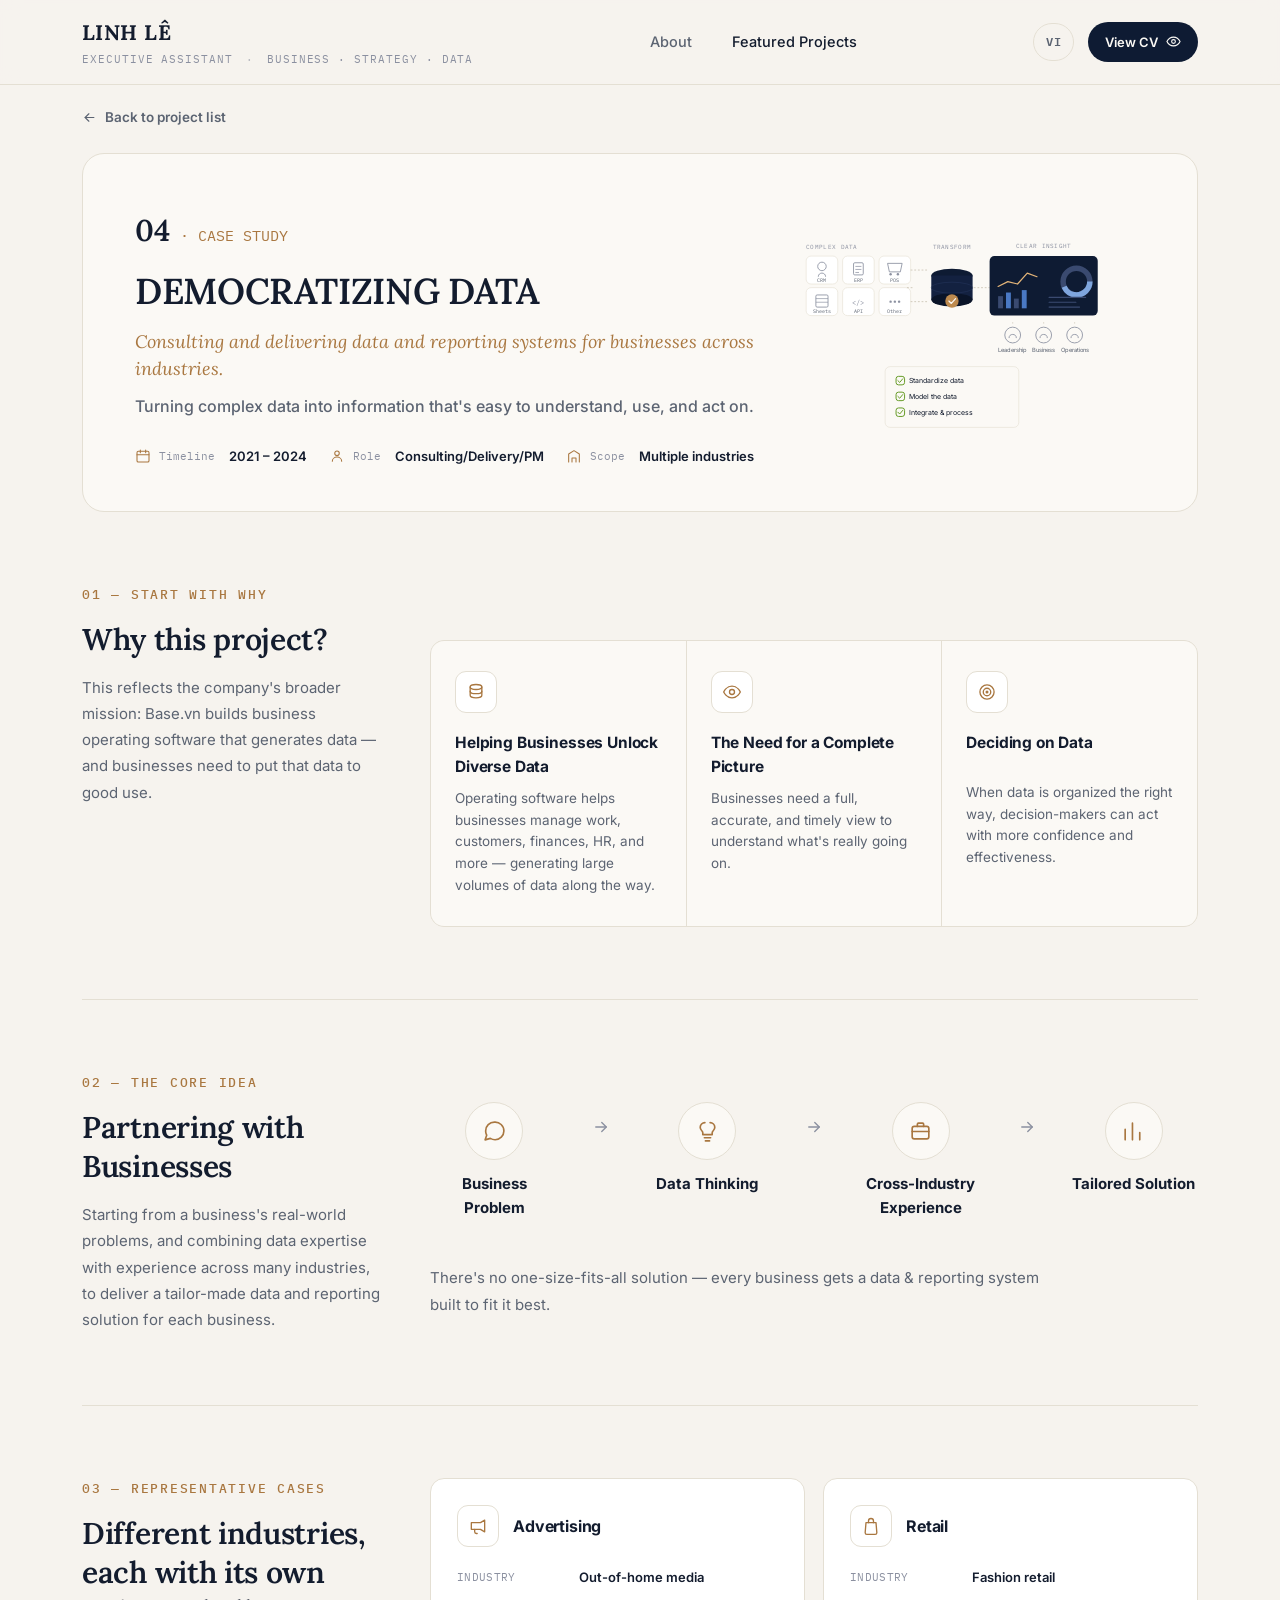
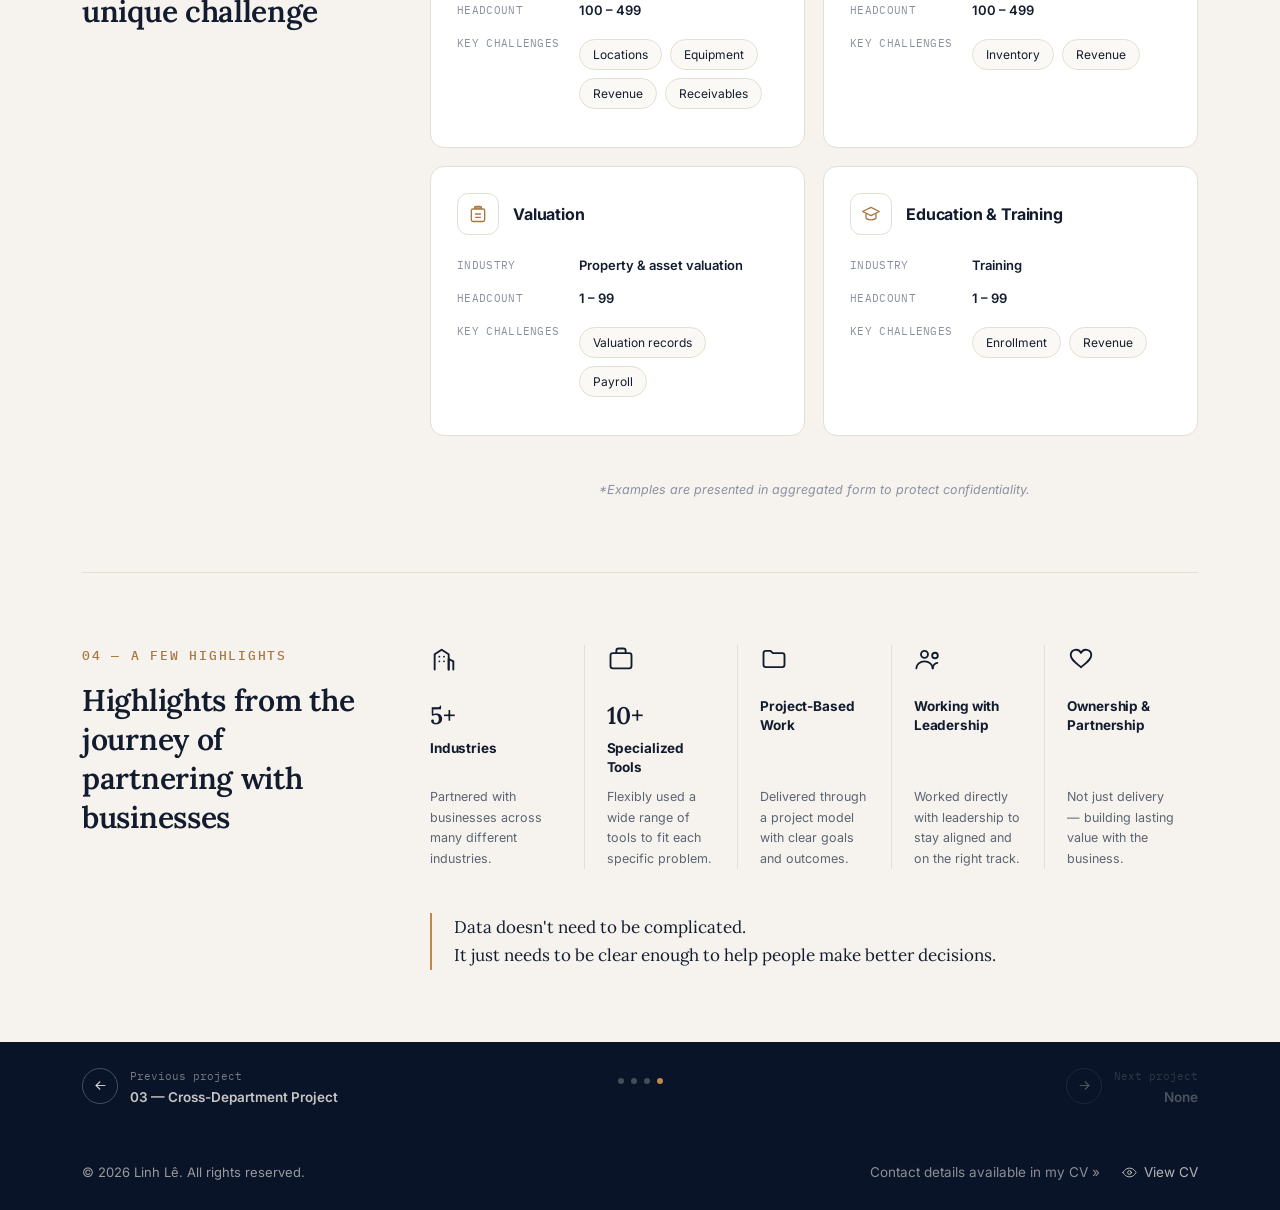
<file: case-study-04-en.html>
<!doctype html>
<html lang="en">
<head>
<meta charset="UTF-8">
<meta name="viewport" content="width=device-width, initial-scale=1">
<title>04 · Democratizing Data — Linh Lê</title>
<meta name="description" content="Consulting and delivering data and reporting systems for businesses across industries.">
<link rel="preconnect" href="https://fonts.googleapis.com">
<link rel="preconnect" href="https://fonts.gstatic.com" crossorigin>
<link href="https://fonts.googleapis.com/css2?family=Lora:ital,wght@0,500;0,600;0,700;1,500;1,600&family=Inter:wght@400;500;600;700&family=IBM+Plex+Mono:wght@400;500&display=swap" rel="stylesheet">
<link rel="stylesheet" href="style.css">
</head>
<body>

<header class="site-header">
  <div class="wrap">
    <a href="index-en.html" class="brand">
      <span class="brand-name">LINH LÊ</span>
      <span class="brand-tag">Executive Assistant <span>·</span> Business · Strategy · Data</span>
    </a>
    <nav class="main-nav" aria-label="Main navigation">
      <a href="index-en.html#about">About</a>
      <a href="index-en.html#projects" class="active">Featured Projects</a>
    </nav>
    <div class="nav-cta">
      <a class="lang-switch" href="case-study-04.html">VI</a>
      <a class="btn btn-primary btn-sm" href="cv-en.pdf" target="_blank" rel="noopener">
        View CV
        <svg viewBox="0 0 24 24" fill="none" stroke="currentColor" stroke-width="1.8" stroke-linecap="round" stroke-linejoin="round"><path d="M1.5 12S5 5 12 5s10.5 7 10.5 7-3.5 7-10.5 7S1.5 12 1.5 12Z"/><circle cx="12" cy="12" r="3"/></svg>
      </a>
      <button class="nav-toggle" aria-label="Open menu">
        <svg viewBox="0 0 24 24" fill="none" stroke="currentColor" stroke-width="1.8" stroke-linecap="round"><path d="M4 7h16M4 12h16M4 17h16"/></svg>
      </button>
    </div>
  </div>
</header>

<main>
  <div class="wrap">
    <a class="back-link" href="index-en.html#projects">
      <svg viewBox="0 0 24 24" fill="none" stroke="currentColor" stroke-width="1.8" stroke-linecap="round" stroke-linejoin="round"><path d="M19 12H5"/><path d="M11 6l-6 6 6 6"/></svg>
      Back to project list
    </a>

    <!-- ============ HERO ============ -->
    <section class="cs-hero light">
      <div class="cs-hero-copy">
        <div class="cs-num"><b>04</b> · CASE STUDY</div>
        <h1 style="text-transform:uppercase;">Democratizing Data</h1>
        <p class="cs-subtitle">Consulting and delivering data and reporting systems for businesses across industries.</p>
        <p class="cs-hero-desc">Turning complex data into information that's easy to understand, use, and act on.</p>

        <div class="cs-meta">
          <div>
            <svg viewBox="0 0 24 24" fill="none" stroke="currentColor" stroke-width="1.6" stroke-linecap="round" stroke-linejoin="round"><rect x="3" y="5" width="18" height="16" rx="2"/><path d="M3 10h18M8 3v4M16 3v4"/></svg>
            <div><span class="m-label">Timeline</span><span class="m-val">2021 – 2024</span></div>
          </div>
          <div>
            <svg viewBox="0 0 24 24" fill="none" stroke="currentColor" stroke-width="1.6" stroke-linecap="round" stroke-linejoin="round"><circle cx="12" cy="8" r="3.4"/><path d="M5 20c0-3.6 3.1-6.4 7-6.4s7 2.8 7 6.4"/></svg>
            <div><span class="m-label">Role</span><span class="m-val">Consulting/Delivery/PM</span></div>
          </div>
          <div>
            <svg viewBox="0 0 24 24" fill="none" stroke="currentColor" stroke-width="1.6" stroke-linecap="round" stroke-linejoin="round"><path d="M4 21V9l8-5 8 5v12"/><path d="M9 21v-6h6v6"/></svg>
            <div><span class="m-label">Scope</span><span class="m-val">Multiple industries</span></div>
          </div>
        </div>
      </div>

      <div class="cs-hero-visual">
        <svg class="dash-laptop" viewBox="0 0 520 340" fill="none" xmlns="http://www.w3.org/2000/svg">
          <text x="20" y="26" font-family="IBM Plex Mono, monospace" font-size="10" letter-spacing="0.5" fill="#8B90A0">COMPLEX DATA</text>
          <g font-family="IBM Plex Mono, monospace" font-size="8.5" fill="#5C6472">
            <rect x="20" y="38" width="52" height="46" rx="8" fill="#FFFFFF" stroke="#E4DFD3"/>
            <circle cx="46" cy="55" r="7" fill="none" stroke="#8B90A0" stroke-width="1.4"/>
            <path d="M40 72c0-4 3-6 6-6s6 2 6 6" stroke="#8B90A0" stroke-width="1.4" fill="none"/>
            <text x="46" y="80" text-anchor="middle">CRM</text>

            <rect x="80" y="38" width="52" height="46" rx="8" fill="#FFFFFF" stroke="#E4DFD3"/>
            <rect x="98" y="49" width="16" height="20" rx="2" fill="none" stroke="#8B90A0" stroke-width="1.4"/>
            <path d="M101 55h10M101 60h10M101 65h6" stroke="#8B90A0" stroke-width="1.2"/>
            <text x="106" y="80" text-anchor="middle">ERP</text>

            <rect x="140" y="38" width="52" height="46" rx="8" fill="#FFFFFF" stroke="#E4DFD3"/>
            <path d="M154 50h24l-3 14h-18Z" fill="none" stroke="#8B90A0" stroke-width="1.4"/>
            <circle cx="159" cy="68" r="2" fill="#8B90A0"/><circle cx="171" cy="68" r="2" fill="#8B90A0"/>
            <text x="166" y="80" text-anchor="middle">POS</text>

            <rect x="20" y="90" width="52" height="46" rx="8" fill="#FFFFFF" stroke="#E4DFD3"/>
            <rect x="36" y="102" width="20" height="20" rx="2" fill="none" stroke="#8B90A0" stroke-width="1.4"/>
            <path d="M36 108h20M36 114h20" stroke="#8B90A0" stroke-width="1.1"/>
            <text x="46" y="132" text-anchor="middle">Sheets</text>

            <rect x="80" y="90" width="52" height="46" rx="8" fill="#FFFFFF" stroke="#E4DFD3"/>
            <text x="106" y="118" text-anchor="middle" font-size="11" fill="#8B90A0">&lt;/&gt;</text>
            <text x="106" y="132" text-anchor="middle">API</text>

            <rect x="140" y="90" width="52" height="46" rx="8" fill="#FFFFFF" stroke="#E4DFD3"/>
            <circle cx="159" cy="113" r="2" fill="#8B90A0"/><circle cx="166" cy="113" r="2" fill="#8B90A0"/><circle cx="173" cy="113" r="2" fill="#8B90A0"/>
            <text x="166" y="132" text-anchor="middle">Other</text>
          </g>

          <path d="M192 61h30M192 113h30" stroke="#C7C0AF" stroke-width="1.3" stroke-dasharray="3 3"/>

          <text x="260" y="26" text-anchor="middle" font-family="IBM Plex Mono, monospace" font-size="10" letter-spacing="0.5" fill="#8B90A0">TRANSFORM</text>
          <ellipse cx="260" cy="70" rx="34" ry="11" fill="#0E1B33"/>
          <rect x="226" y="70" width="68" height="40" fill="#132140"/>
          <ellipse cx="260" cy="110" rx="34" ry="11" fill="#0A1428"/>
          <ellipse cx="260" cy="90" rx="34" ry="9" fill="none" stroke="#24345A" stroke-width="1"/>
          <circle cx="260" cy="112" r="11" fill="#BD8A4E"/>
          <path d="M255 112l4 4 7-8" stroke="#FBF9F5" stroke-width="2" fill="none" stroke-linecap="round" stroke-linejoin="round"/>

          <path d="M296 90h26M186 90h10" stroke="#C7C0AF" stroke-width="1.3" stroke-dasharray="3 3"/>

          <rect x="322" y="38" width="178" height="98" rx="8" fill="#0E1B33"/>
          <text x="411" y="24" text-anchor="middle" font-family="IBM Plex Mono, monospace" font-size="10" letter-spacing="0.5" fill="#8B90A0">CLEAR INSIGHT</text>
          <polyline points="336,88 352,80 368,84 384,66 400,72" fill="none" stroke="#E3B478" stroke-width="2" stroke-linecap="round" stroke-linejoin="round"/>
          <circle cx="465" cy="80" r="22" fill="none" stroke="#3A4A70" stroke-width="9"/>
          <circle cx="465" cy="80" r="22" fill="none" stroke="#7FA6DE" stroke-width="9" stroke-dasharray="60 80" stroke-dashoffset="0"/>
          <rect x="336" y="104" width="8" height="20" fill="#3A4A70"/>
          <rect x="349" y="98" width="8" height="26" fill="#4A79C4"/>
          <rect x="362" y="108" width="8" height="16" fill="#3A4A70"/>
          <rect x="375" y="94" width="8" height="30" fill="#4A79C4"/>
          <path d="M420 106h60M420 114h44M420 122h50" stroke="#3A4A70" stroke-width="2" stroke-linecap="round"/>

          <g font-family="Inter, sans-serif" font-size="9.5" fill="#5C6472">
            <circle cx="360" cy="168" r="13" fill="none" stroke="#8B90A0" stroke-width="1.4"/>
            <path d="M354 173c0-4 2.5-6 6-6s6 2 6 6" stroke="#8B90A0" stroke-width="1.4" fill="none"/>
            <text x="360" y="196" text-anchor="middle">Leadership</text>

            <circle cx="411" cy="168" r="13" fill="none" stroke="#8B90A0" stroke-width="1.4"/>
            <path d="M405 173c0-4 2.5-6 6-6s6 2 6 6" stroke="#8B90A0" stroke-width="1.4" fill="none"/>
            <text x="411" y="196" text-anchor="middle">Business</text>

            <circle cx="462" cy="168" r="13" fill="none" stroke="#8B90A0" stroke-width="1.4"/>
            <path d="M456 173c0-4 2.5-6 6-6s6 2 6 6" stroke="#8B90A0" stroke-width="1.4" fill="none"/>
            <text x="462" y="196" text-anchor="middle">Operations</text>
          </g>
          <path d="M360 149v-3M411 149v-3M462 149v-3" stroke="#C7C0AF" stroke-width="1.2" stroke-dasharray="2 2"/>

          <rect x="150" y="220" width="220" height="100" rx="8" fill="#FBF9F5" stroke="#E4DFD3"/>
          <g font-family="Inter, sans-serif" font-size="11.5" fill="#131C2E">
            <rect x="168" y="236" width="14" height="14" rx="4" fill="none" stroke="#639922" stroke-width="1.6"/>
            <path d="M171 243l3 3 5-6" stroke="#639922" stroke-width="1.6" fill="none" stroke-linecap="round" stroke-linejoin="round"/>
            <text x="190" y="247">Standardize data</text>

            <rect x="168" y="262" width="14" height="14" rx="4" fill="none" stroke="#639922" stroke-width="1.6"/>
            <path d="M171 269l3 3 5-6" stroke="#639922" stroke-width="1.6" fill="none" stroke-linecap="round" stroke-linejoin="round"/>
            <text x="190" y="273">Model the data</text>

            <rect x="168" y="288" width="14" height="14" rx="4" fill="none" stroke="#639922" stroke-width="1.6"/>
            <path d="M171 295l3 3 5-6" stroke="#639922" stroke-width="1.6" fill="none" stroke-linecap="round" stroke-linejoin="round"/>
            <text x="190" y="299">Integrate &amp; process</text>
          </g>
        </svg>
      </div>
    </section>

    <!-- ============ 01 START WITH WHY ============ -->
    <section class="cs-section">
      <div class="cs-split">
        <div class="cs-label">
          <span class="eyebrow">01 — Start with why</span>
          <h2>Why this project?</h2>
          <p>This reflects the company's broader mission: Base.vn builds business operating software that generates data — and businesses need to put that data to good use.</p>
        </div>
        <div class="cs-split-content">
          <div class="capability-grid" style="grid-template-columns:repeat(3,1fr);">
            <div class="capability">
              <span class="icon-badge">
                <svg viewBox="0 0 24 24" fill="none" stroke="currentColor" stroke-width="1.6" stroke-linecap="round" stroke-linejoin="round"><ellipse cx="12" cy="6" rx="7" ry="3"/><path d="M5 6v5c0 1.7 3.1 3 7 3s7-1.3 7-3V6"/><path d="M5 11v5c0 1.7 3.1 3 7 3s7-1.3 7-3v-5"/></svg>
              </span>
              <h3 style="min-height:2.8em;">Helping Businesses Unlock Diverse Data</h3>
              <p>Operating software helps businesses manage work, customers, finances, HR, and more — generating large volumes of data along the way.</p>
            </div>
            <div class="capability">
              <span class="icon-badge">
                <svg viewBox="0 0 24 24" fill="none" stroke="currentColor" stroke-width="1.6" stroke-linecap="round" stroke-linejoin="round"><path d="M2 12s3.5-7 10-7 10 7 10 7-3.5 7-10 7-10-7-10-7Z"/><circle cx="12" cy="12" r="3"/></svg>
              </span>
              <h3 style="min-height:2.8em;">The Need for a Complete Picture</h3>
              <p>Businesses need a full, accurate, and timely view to understand what's really going on.</p>
            </div>
            <div class="capability">
              <span class="icon-badge">
                <svg viewBox="0 0 24 24" fill="none" stroke="currentColor" stroke-width="1.6" stroke-linecap="round" stroke-linejoin="round"><circle cx="12" cy="12" r="8.5"/><circle cx="12" cy="12" r="4.5"/><circle cx="12" cy="12" r="1"/></svg>
              </span>
              <h3 style="min-height:2.8em;">Deciding on Data</h3>
              <p>When data is organized the right way, decision-makers can act with more confidence and effectiveness.</p>
            </div>
          </div>
        </div>
      </div>
    </section>

    <!-- ============ 02 THE CORE IDEA ============ -->
    <section class="cs-section">
      <div class="cs-split">
        <div class="cs-label">
          <span class="eyebrow">02 — The core idea</span>
          <h2>Partnering with Businesses</h2>
          <p>Starting from a business's real-world problems, and combining data expertise with experience across many industries, to deliver a tailor-made data and reporting solution for each business.</p>
        </div>
        <div class="cs-split-content">
          <div class="idea-flow">
            <div class="idea-flow-node">
              <span class="dot"><svg viewBox="0 0 24 24" fill="none" stroke="currentColor" stroke-width="1.6" stroke-linecap="round" stroke-linejoin="round"><path d="M21 11.5a8.4 8.4 0 0 1-8.5 8.4A8.7 8.7 0 0 1 8 18.6L3 20l1.5-4.4A8.3 8.3 0 0 1 3.5 11.5 8.4 8.4 0 0 1 12 3a8.4 8.4 0 0 1 9 8.5Z"/></svg></span>
              <span class="f-title">Business Problem</span>
            </div>
            <span class="idea-flow-arrow"><svg viewBox="0 0 24 24" fill="none" stroke="currentColor" stroke-width="1.8" stroke-linecap="round" stroke-linejoin="round"><path d="M5 12h14"/><path d="M13 6l6 6-6 6"/></svg></span>
            <div class="idea-flow-node">
              <span class="dot"><svg viewBox="0 0 24 24" fill="none" stroke="currentColor" stroke-width="1.6" stroke-linecap="round" stroke-linejoin="round"><path d="M9.5 3.5A4.5 4.5 0 0 0 5 8c0 1.5.6 2.4 1.5 3.3.7.7 1 1.3 1 2.2V15h9v-1.5c0-.9.3-1.5 1-2.2C18.4 10.4 19 9.5 19 8a4.5 4.5 0 0 0-4.5-4.5"/><path d="M9 18h6M10 21h4"/></svg></span>
              <span class="f-title">Data Thinking</span>
            </div>
            <span class="idea-flow-arrow"><svg viewBox="0 0 24 24" fill="none" stroke="currentColor" stroke-width="1.8" stroke-linecap="round" stroke-linejoin="round"><path d="M5 12h14"/><path d="M13 6l6 6-6 6"/></svg></span>
            <div class="idea-flow-node">
              <span class="dot"><svg viewBox="0 0 24 24" fill="none" stroke="currentColor" stroke-width="1.6" stroke-linecap="round" stroke-linejoin="round"><rect x="4" y="7" width="16" height="12" rx="2"/><path d="M9 7V5a1 1 0 0 1 1-1h4a1 1 0 0 1 1 1v2"/><path d="M4 12h16"/></svg></span>
              <span class="f-title">Cross-Industry Experience</span>
            </div>
            <span class="idea-flow-arrow"><svg viewBox="0 0 24 24" fill="none" stroke="currentColor" stroke-width="1.8" stroke-linecap="round" stroke-linejoin="round"><path d="M5 12h14"/><path d="M13 6l6 6-6 6"/></svg></span>
            <div class="idea-flow-node">
              <span class="dot"><svg viewBox="0 0 24 24" fill="none" stroke="currentColor" stroke-width="1.6" stroke-linecap="round" stroke-linejoin="round"><path d="M4 20V10M11 20V4M18 20v-7"/></svg></span>
              <span class="f-title">Tailored Solution</span>
            </div>
          </div>
          <p class="idea-caption">There's no one-size-fits-all solution — every business gets a data &amp; reporting system built to fit it best.</p>
        </div>
      </div>
    </section>

    <!-- ============ 03 BÀI TOÁN TIÊU BIỂU ============ -->
    <section class="cs-section">
      <div class="cs-split">
        <div class="cs-label">
          <span class="eyebrow">03 — Representative Cases</span>
          <h2>Different industries, each with its own unique challenge</h2>
        </div>
        <div class="cs-split-content">
          <div class="profile-grid">
            <div class="profile-card">
              <div class="pf-head">
                <span class="icon-badge"><svg viewBox="0 0 24 24" fill="none" stroke="currentColor" stroke-width="1.6" stroke-linecap="round" stroke-linejoin="round"><path d="M4 8h11l5-3v14l-5-3H4Z"/><path d="M8 16v3a2 2 0 0 0 2 2h1"/></svg></span>
                <h3>Advertising</h3>
              </div>
              <div class="profile-row"><span class="pf-label">Industry</span><span class="pf-val">Out-of-home media</span></div>
              <div class="profile-row"><span class="pf-label">Headcount</span><span class="pf-val">100 – 499</span></div>
              <div class="profile-row"><span class="pf-label">Key Challenges</span>
                <div class="pf-tags">
                  <span class="pf-tag">Locations</span><span class="pf-tag">Equipment</span><span class="pf-tag">Revenue</span><span class="pf-tag">Receivables</span>
                </div>
              </div>
            </div>

            <div class="profile-card">
              <div class="pf-head">
                <span class="icon-badge"><svg viewBox="0 0 24 24" fill="none" stroke="currentColor" stroke-width="1.6" stroke-linecap="round" stroke-linejoin="round"><path d="M6 8h12l1 12a2 2 0 0 1-2 2H7a2 2 0 0 1-2-2Z"/><path d="M9 8V6a3 3 0 0 1 6 0v2"/></svg></span>
                <h3>Retail</h3>
              </div>
              <div class="profile-row"><span class="pf-label">Industry</span><span class="pf-val">Fashion retail</span></div>
              <div class="profile-row"><span class="pf-label">Headcount</span><span class="pf-val">100 – 499</span></div>
              <div class="profile-row"><span class="pf-label">Key Challenges</span>
                <div class="pf-tags">
                  <span class="pf-tag">Inventory</span><span class="pf-tag">Revenue</span>
                </div>
              </div>
            </div>

            <div class="profile-card">
              <div class="pf-head">
                <span class="icon-badge"><svg viewBox="0 0 24 24" fill="none" stroke="currentColor" stroke-width="1.6" stroke-linecap="round" stroke-linejoin="round"><path d="M9 3h6a1 1 0 0 1 1 1v1H8V4a1 1 0 0 1 1-1Z"/><rect x="4" y="6" width="16" height="15" rx="2"/><path d="M9 12h6M9 16h6"/></svg></span>
                <h3>Valuation</h3>
              </div>
              <div class="profile-row"><span class="pf-label">Industry</span><span class="pf-val">Property &amp; asset valuation</span></div>
              <div class="profile-row"><span class="pf-label">Headcount</span><span class="pf-val">1 – 99</span></div>
              <div class="profile-row"><span class="pf-label">Key Challenges</span>
                <div class="pf-tags">
                  <span class="pf-tag">Valuation records</span><span class="pf-tag">Payroll</span>
                </div>
              </div>
            </div>

            <div class="profile-card">
              <div class="pf-head">
                <span class="icon-badge"><svg viewBox="0 0 24 24" fill="none" stroke="currentColor" stroke-width="1.6" stroke-linecap="round" stroke-linejoin="round"><path d="M22 9 12 4 2 9l10 5 10-5Z"/><path d="M6 11.5V16c0 1.7 2.7 3 6 3s6-1.3 6-3v-4.5"/></svg></span>
                <h3>Education &amp; Training</h3>
              </div>
              <div class="profile-row"><span class="pf-label">Industry</span><span class="pf-val">Training</span></div>
              <div class="profile-row"><span class="pf-label">Headcount</span><span class="pf-val">1 – 99</span></div>
              <div class="profile-row"><span class="pf-label">Key Challenges</span>
                <div class="pf-tags">
                  <span class="pf-tag">Enrollment</span><span class="pf-tag">Revenue</span>
                </div>
              </div>
            </div>
          </div>
          <p class="profile-footnote">*Examples are presented in aggregated form to protect confidentiality.</p>
        </div>
      </div>
    </section>

    <!-- ============ 04 MỘT VÀI DẤU ẤN ============ -->
    <section class="cs-section">
      <div class="cs-split">
        <div class="cs-label">
          <span class="eyebrow">04 — A Few Highlights</span>
          <h2>Highlights from the journey of partnering with businesses</h2>
        </div>
        <div class="cs-split-content">
          <div class="dauan-row">
            <div class="dauan-item">
              <svg class="icon" viewBox="0 0 24 24" fill="none" stroke="currentColor" stroke-width="1.6" stroke-linecap="round" stroke-linejoin="round"><path d="M4 21V8l6-4 6 4v13"/><path d="M16 21v-9l4 2v7"/><path d="M8 10h.01M8 14h.01M12 10h.01M12 14h.01"/></svg>
              <div class="dauan-head">
                <span class="num">5+</span>
                <h4>Industries</h4>
              </div>
              <p>Partnered with businesses across many different industries.</p>
            </div>
            <div class="dauan-item">
              <svg class="icon" viewBox="0 0 24 24" fill="none" stroke="currentColor" stroke-width="1.6" stroke-linecap="round" stroke-linejoin="round"><rect x="3" y="7" width="18" height="13" rx="2"/><path d="M8 7V5a2 2 0 0 1 2-2h4a2 2 0 0 1 2 2v2"/></svg>
              <div class="dauan-head">
                <span class="num">10+</span>
                <h4>Specialized Tools</h4>
              </div>
              <p>Flexibly used a wide range of tools to fit each specific problem.</p>
            </div>
            <div class="dauan-item">
              <svg class="icon" viewBox="0 0 24 24" fill="none" stroke="currentColor" stroke-width="1.6" stroke-linecap="round" stroke-linejoin="round"><path d="M3 7a2 2 0 0 1 2-2h4l2 2h8a2 2 0 0 1 2 2v8a2 2 0 0 1-2 2H5a2 2 0 0 1-2-2Z"/></svg>
              <div class="dauan-head">
                <h4>Project-Based Work</h4>
              </div>
              <p>Delivered through a project model with clear goals and outcomes.</p>
            </div>
            <div class="dauan-item">
              <svg class="icon" viewBox="0 0 24 24" fill="none" stroke="currentColor" stroke-width="1.6" stroke-linecap="round" stroke-linejoin="round"><circle cx="9" cy="8" r="3"/><path d="M2 20c0-3.3 3.1-6 7-6s7 2.7 7 6"/><circle cx="18" cy="9" r="2.4"/><path d="M16 20c.2-2.4 1.8-4.2 4-4.7"/></svg>
              <div class="dauan-head">
                <h4>Working with Leadership</h4>
              </div>
              <p>Worked directly with leadership to stay aligned and on the right track.</p>
            </div>
            <div class="dauan-item">
              <svg class="icon" viewBox="0 0 24 24" fill="none" stroke="currentColor" stroke-width="1.6" stroke-linecap="round" stroke-linejoin="round"><path d="M20.8 8.6c0 4-4.4 6.8-8.8 10.4C7.6 15.4 3.2 12.6 3.2 8.6a4.6 4.6 0 0 1 8.8-1.8 4.6 4.6 0 0 1 8.8 1.8Z"/></svg>
              <div class="dauan-head">
                <h4>Ownership &amp; Partnership</h4>
              </div>
              <p>Not just delivery — building lasting value with the business.</p>
            </div>
          </div>

          <div class="reflection-row" style="grid-template-columns: 1fr; margin-top:44px;">
            <blockquote class="text-sm">Data doesn't need to be complicated.<br>It just needs to be clear enough to help people make better decisions.</blockquote>
          </div>
        </div>
      </div>
    </section>

  </div>

  <!-- ============ FOOTER PROJECT NAVIGATION ============ -->
  <nav class="cs-nav" aria-label="Case study navigation">
    <div class="wrap">
      <a class="cs-nav-link" href="case-study-03-en.html">
        <span class="n-arrow"><svg viewBox="0 0 24 24" fill="none" stroke="currentColor" stroke-width="1.8" stroke-linecap="round" stroke-linejoin="round"><path d="M19 12H5"/><path d="M11 6l-6 6 6 6"/></svg></span>
        <span>
          <span class="n-label">Previous project</span>
          <span class="n-title">03 — Cross-Department Project</span>
        </span>
      </a>
      <div class="cs-dots" aria-hidden="true">
        <span></span><span></span><span></span><span class="on"></span>
      </div>
      <span class="cs-nav-link next disabled">
        <span>
          <span class="n-label">Next project</span>
          <span class="n-title">None</span>
        </span>
        <span class="n-arrow"><svg viewBox="0 0 24 24" fill="none" stroke="currentColor" stroke-width="1.8" stroke-linecap="round" stroke-linejoin="round"><path d="M5 12h14"/><path d="M13 6l6 6-6 6"/></svg></span>
      </span>
    </div>
  </nav>
</main>

<footer class="site-footer">
  <div class="wrap">
    <span class="footer-copy">© 2026 Linh Lê. All rights reserved.</span>
    <div class="footer-links">
      <span class="footer-note">Contact details available in my CV &raquo;</span>
      <a href="cv-en.pdf" target="_blank" rel="noopener">
        <svg viewBox="0 0 24 24" fill="none" stroke="currentColor" stroke-width="1.6" stroke-linecap="round" stroke-linejoin="round"><path d="M1.5 12S5 5 12 5s10.5 7 10.5 7-3.5 7-10.5 7S1.5 12 1.5 12Z"/><circle cx="12" cy="12" r="3"/></svg>
        View CV
      </a>
    </div>
  </div>
</footer>

<script src="script.js"></script>
</body>
</html>
</file>
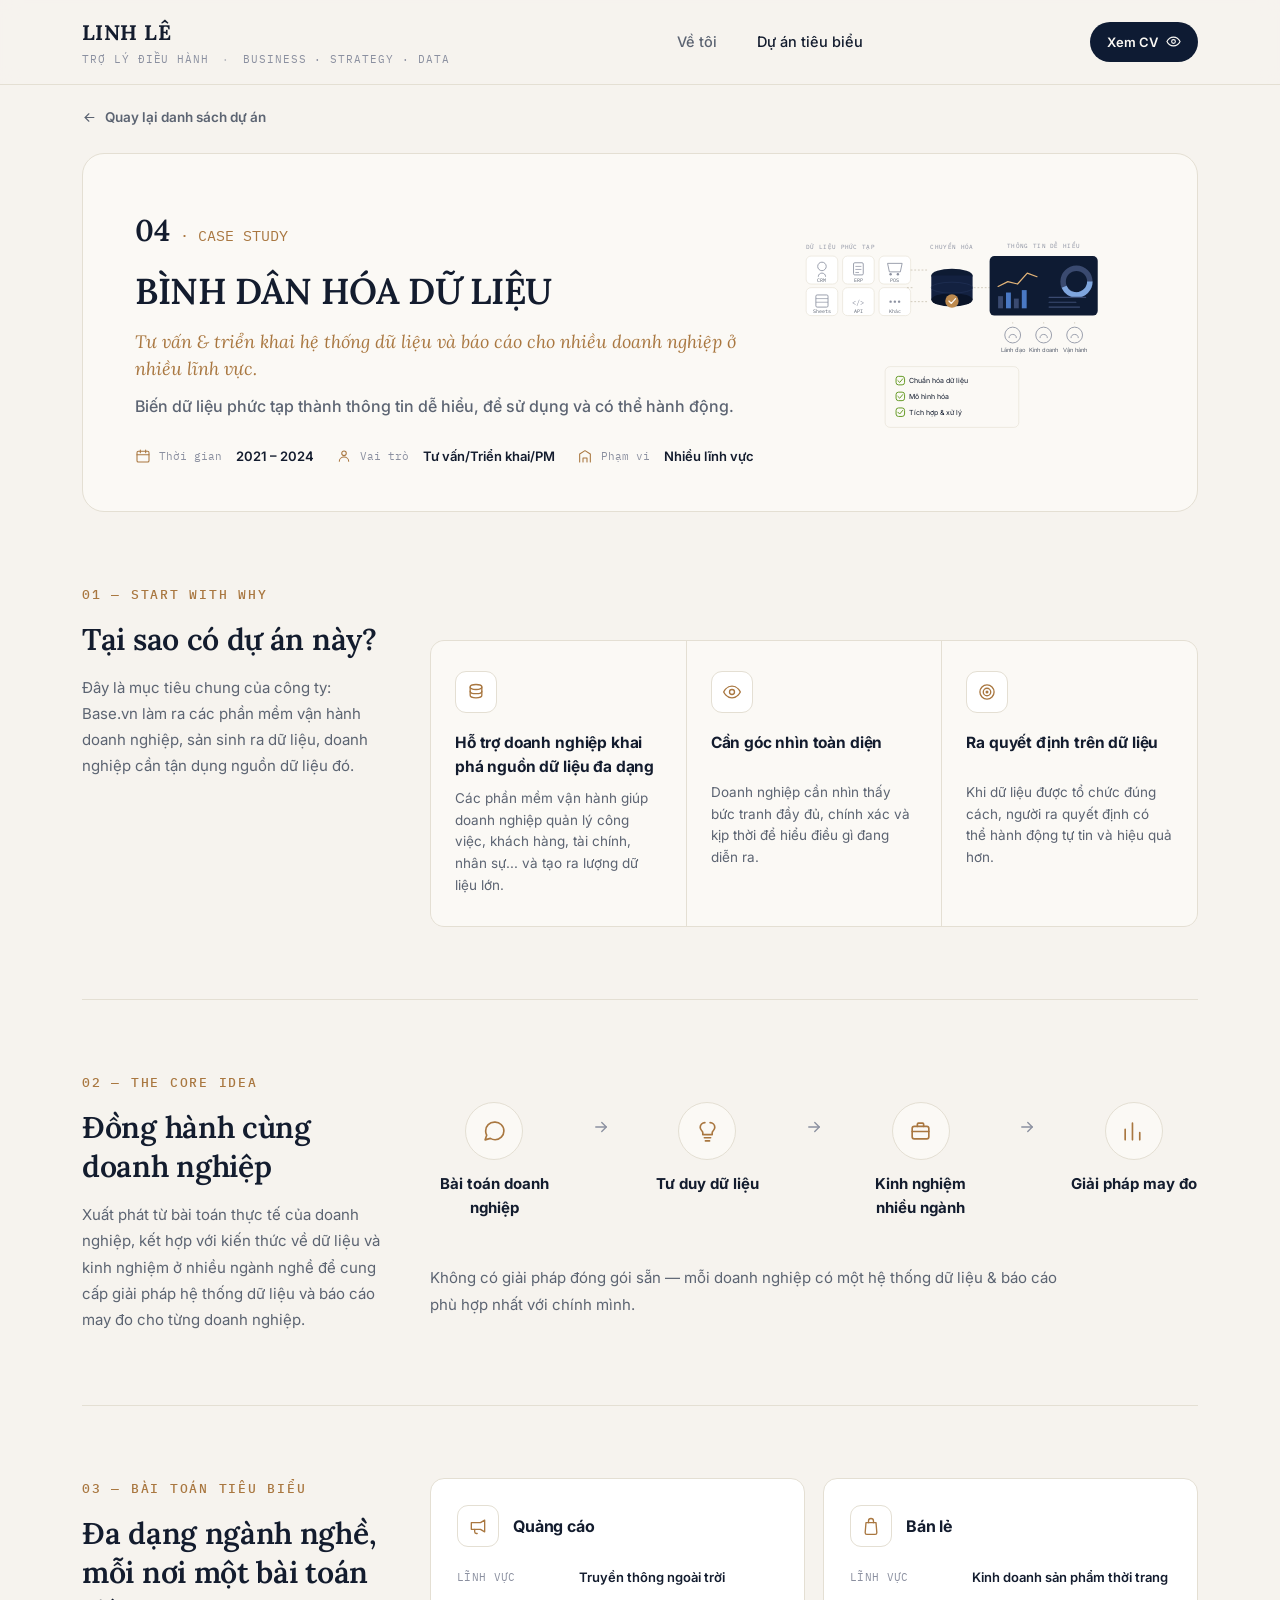
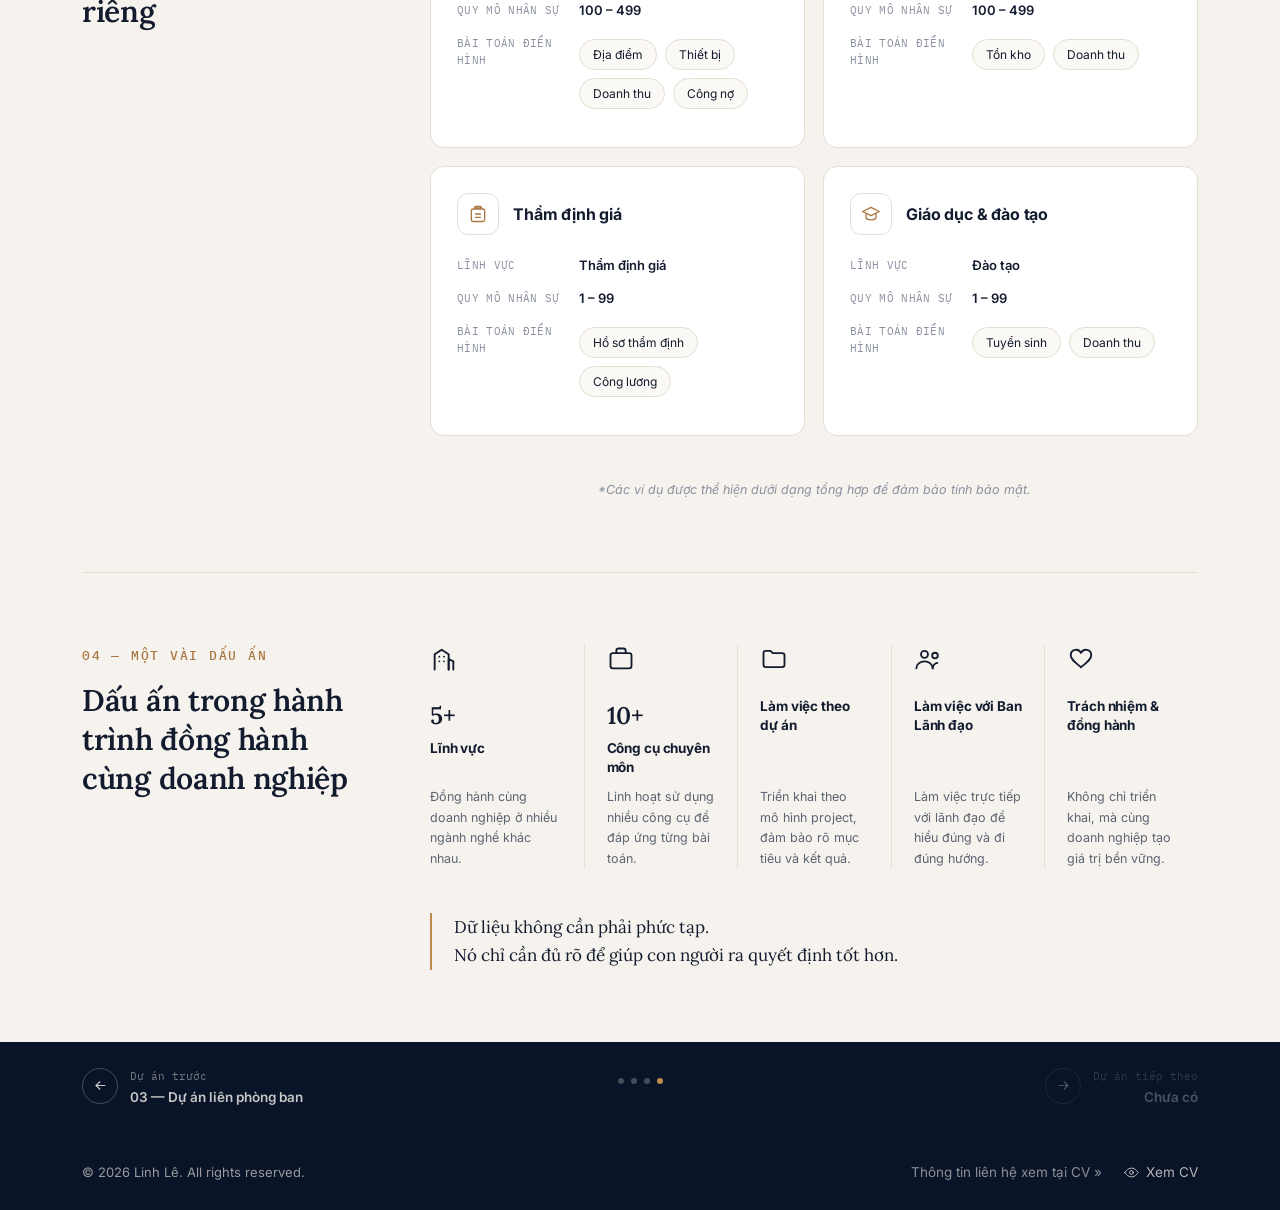
<file: case-study-04.html>
<!doctype html>
<html lang="vi">
<head>
<meta charset="UTF-8">
<meta name="viewport" content="width=device-width, initial-scale=1">
<title>04 · Bình dân hóa dữ liệu — Linh Lê</title>
<meta name="description" content="Tư vấn &amp; triển khai hệ thống dữ liệu và báo cáo cho nhiều doanh nghiệp ở nhiều lĩnh vực.">
<link rel="preconnect" href="https://fonts.googleapis.com">
<link rel="preconnect" href="https://fonts.gstatic.com" crossorigin>
<link href="https://fonts.googleapis.com/css2?family=Lora:ital,wght@0,500;0,600;0,700;1,500;1,600&family=Inter:wght@400;500;600;700&family=IBM+Plex+Mono:wght@400;500&display=swap" rel="stylesheet">
<link rel="stylesheet" href="style.css">
</head>
<body>

<header class="site-header">
  <div class="wrap">
    <a href="index.html" class="brand">
      <span class="brand-name">LINH LÊ</span>
      <span class="brand-tag">Trợ lý điều hành <span>·</span> Business · Strategy · Data</span>
    </a>
    <nav class="main-nav" aria-label="Điều hướng chính">
      <a href="index.html#ve-toi">Về tôi</a>
      <a href="index.html#du-an" class="active">Dự án tiêu biểu</a>
    </nav>
    <div class="nav-cta">
      <a class="btn btn-primary btn-sm" href="cv.pdf" target="_blank" rel="noopener">
        Xem CV
        <svg viewBox="0 0 24 24" fill="none" stroke="currentColor" stroke-width="1.8" stroke-linecap="round" stroke-linejoin="round"><path d="M1.5 12S5 5 12 5s10.5 7 10.5 7-3.5 7-10.5 7S1.5 12 1.5 12Z"/><circle cx="12" cy="12" r="3"/></svg>
      </a>
      <button class="nav-toggle" aria-label="Mở menu">
        <svg viewBox="0 0 24 24" fill="none" stroke="currentColor" stroke-width="1.8" stroke-linecap="round"><path d="M4 7h16M4 12h16M4 17h16"/></svg>
      </button>
    </div>
  </div>
</header>

<main>
  <div class="wrap">
    <a class="back-link" href="index.html#du-an">
      <svg viewBox="0 0 24 24" fill="none" stroke="currentColor" stroke-width="1.8" stroke-linecap="round" stroke-linejoin="round"><path d="M19 12H5"/><path d="M11 6l-6 6 6 6"/></svg>
      Quay lại danh sách dự án
    </a>

    <!-- ============ HERO ============ -->
    <section class="cs-hero light">
      <div class="cs-hero-copy">
        <div class="cs-num"><b>04</b> · CASE STUDY</div>
        <h1 style="text-transform:uppercase;">Bình dân hóa dữ liệu</h1>
        <p class="cs-subtitle">Tư vấn &amp; triển khai hệ thống dữ liệu và báo cáo cho nhiều doanh nghiệp ở nhiều lĩnh vực.</p>
        <p class="cs-hero-desc">Biến dữ liệu phức tạp thành thông tin dễ hiểu, để sử dụng và có thể hành động.</p>

        <div class="cs-meta">
          <div>
            <svg viewBox="0 0 24 24" fill="none" stroke="currentColor" stroke-width="1.6" stroke-linecap="round" stroke-linejoin="round"><rect x="3" y="5" width="18" height="16" rx="2"/><path d="M3 10h18M8 3v4M16 3v4"/></svg>
            <div><span class="m-label">Thời gian</span><span class="m-val">2021 – 2024</span></div>
          </div>
          <div>
            <svg viewBox="0 0 24 24" fill="none" stroke="currentColor" stroke-width="1.6" stroke-linecap="round" stroke-linejoin="round"><circle cx="12" cy="8" r="3.4"/><path d="M5 20c0-3.6 3.1-6.4 7-6.4s7 2.8 7 6.4"/></svg>
            <div><span class="m-label">Vai trò</span><span class="m-val">Tư vấn/Triển khai/PM</span></div>
          </div>
          <div>
            <svg viewBox="0 0 24 24" fill="none" stroke="currentColor" stroke-width="1.6" stroke-linecap="round" stroke-linejoin="round"><path d="M4 21V9l8-5 8 5v12"/><path d="M9 21v-6h6v6"/></svg>
            <div><span class="m-label">Phạm vi</span><span class="m-val">Nhiều lĩnh vực</span></div>
          </div>
        </div>
      </div>

      <div class="cs-hero-visual">
        <svg class="dash-laptop" viewBox="0 0 520 340" fill="none" xmlns="http://www.w3.org/2000/svg">
          <text x="20" y="26" font-family="IBM Plex Mono, monospace" font-size="10" letter-spacing="0.5" fill="#8B90A0">DỮ LIỆU PHỨC TẠP</text>
          <g font-family="IBM Plex Mono, monospace" font-size="8.5" fill="#5C6472">
            <rect x="20" y="38" width="52" height="46" rx="8" fill="#FFFFFF" stroke="#E4DFD3"/>
            <circle cx="46" cy="55" r="7" fill="none" stroke="#8B90A0" stroke-width="1.4"/>
            <path d="M40 72c0-4 3-6 6-6s6 2 6 6" stroke="#8B90A0" stroke-width="1.4" fill="none"/>
            <text x="46" y="80" text-anchor="middle">CRM</text>

            <rect x="80" y="38" width="52" height="46" rx="8" fill="#FFFFFF" stroke="#E4DFD3"/>
            <rect x="98" y="49" width="16" height="20" rx="2" fill="none" stroke="#8B90A0" stroke-width="1.4"/>
            <path d="M101 55h10M101 60h10M101 65h6" stroke="#8B90A0" stroke-width="1.2"/>
            <text x="106" y="80" text-anchor="middle">ERP</text>

            <rect x="140" y="38" width="52" height="46" rx="8" fill="#FFFFFF" stroke="#E4DFD3"/>
            <path d="M154 50h24l-3 14h-18Z" fill="none" stroke="#8B90A0" stroke-width="1.4"/>
            <circle cx="159" cy="68" r="2" fill="#8B90A0"/><circle cx="171" cy="68" r="2" fill="#8B90A0"/>
            <text x="166" y="80" text-anchor="middle">POS</text>

            <rect x="20" y="90" width="52" height="46" rx="8" fill="#FFFFFF" stroke="#E4DFD3"/>
            <rect x="36" y="102" width="20" height="20" rx="2" fill="none" stroke="#8B90A0" stroke-width="1.4"/>
            <path d="M36 108h20M36 114h20" stroke="#8B90A0" stroke-width="1.1"/>
            <text x="46" y="132" text-anchor="middle">Sheets</text>

            <rect x="80" y="90" width="52" height="46" rx="8" fill="#FFFFFF" stroke="#E4DFD3"/>
            <text x="106" y="118" text-anchor="middle" font-size="11" fill="#8B90A0">&lt;/&gt;</text>
            <text x="106" y="132" text-anchor="middle">API</text>

            <rect x="140" y="90" width="52" height="46" rx="8" fill="#FFFFFF" stroke="#E4DFD3"/>
            <circle cx="159" cy="113" r="2" fill="#8B90A0"/><circle cx="166" cy="113" r="2" fill="#8B90A0"/><circle cx="173" cy="113" r="2" fill="#8B90A0"/>
            <text x="166" y="132" text-anchor="middle">Khác</text>
          </g>

          <path d="M192 61h30M192 113h30" stroke="#C7C0AF" stroke-width="1.3" stroke-dasharray="3 3"/>

          <text x="260" y="26" text-anchor="middle" font-family="IBM Plex Mono, monospace" font-size="10" letter-spacing="0.5" fill="#8B90A0">CHUYỂN HÓA</text>
          <ellipse cx="260" cy="70" rx="34" ry="11" fill="#0E1B33"/>
          <rect x="226" y="70" width="68" height="40" fill="#132140"/>
          <ellipse cx="260" cy="110" rx="34" ry="11" fill="#0A1428"/>
          <ellipse cx="260" cy="90" rx="34" ry="9" fill="none" stroke="#24345A" stroke-width="1"/>
          <circle cx="260" cy="112" r="11" fill="#BD8A4E"/>
          <path d="M255 112l4 4 7-8" stroke="#FBF9F5" stroke-width="2" fill="none" stroke-linecap="round" stroke-linejoin="round"/>

          <path d="M296 90h26M186 90h10" stroke="#C7C0AF" stroke-width="1.3" stroke-dasharray="3 3"/>

          <rect x="322" y="38" width="178" height="98" rx="8" fill="#0E1B33"/>
          <text x="411" y="24" text-anchor="middle" font-family="IBM Plex Mono, monospace" font-size="10" letter-spacing="0.5" fill="#8B90A0">THÔNG TIN DỄ HIỂU</text>
          <polyline points="336,88 352,80 368,84 384,66 400,72" fill="none" stroke="#E3B478" stroke-width="2" stroke-linecap="round" stroke-linejoin="round"/>
          <circle cx="465" cy="80" r="22" fill="none" stroke="#3A4A70" stroke-width="9"/>
          <circle cx="465" cy="80" r="22" fill="none" stroke="#7FA6DE" stroke-width="9" stroke-dasharray="60 80" stroke-dashoffset="0"/>
          <rect x="336" y="104" width="8" height="20" fill="#3A4A70"/>
          <rect x="349" y="98" width="8" height="26" fill="#4A79C4"/>
          <rect x="362" y="108" width="8" height="16" fill="#3A4A70"/>
          <rect x="375" y="94" width="8" height="30" fill="#4A79C4"/>
          <path d="M420 106h60M420 114h44M420 122h50" stroke="#3A4A70" stroke-width="2" stroke-linecap="round"/>

          <g font-family="Inter, sans-serif" font-size="9.5" fill="#5C6472">
            <circle cx="360" cy="168" r="13" fill="none" stroke="#8B90A0" stroke-width="1.4"/>
            <path d="M354 173c0-4 2.5-6 6-6s6 2 6 6" stroke="#8B90A0" stroke-width="1.4" fill="none"/>
            <text x="360" y="196" text-anchor="middle">Lãnh đạo</text>

            <circle cx="411" cy="168" r="13" fill="none" stroke="#8B90A0" stroke-width="1.4"/>
            <path d="M405 173c0-4 2.5-6 6-6s6 2 6 6" stroke="#8B90A0" stroke-width="1.4" fill="none"/>
            <text x="411" y="196" text-anchor="middle">Kinh doanh</text>

            <circle cx="462" cy="168" r="13" fill="none" stroke="#8B90A0" stroke-width="1.4"/>
            <path d="M456 173c0-4 2.5-6 6-6s6 2 6 6" stroke="#8B90A0" stroke-width="1.4" fill="none"/>
            <text x="462" y="196" text-anchor="middle">Vận hành</text>
          </g>
          <path d="M360 149v-3M411 149v-3M462 149v-3" stroke="#C7C0AF" stroke-width="1.2" stroke-dasharray="2 2"/>

          <rect x="150" y="220" width="220" height="100" rx="8" fill="#FBF9F5" stroke="#E4DFD3"/>
          <g font-family="Inter, sans-serif" font-size="11.5" fill="#131C2E">
            <rect x="168" y="236" width="14" height="14" rx="4" fill="none" stroke="#639922" stroke-width="1.6"/>
            <path d="M171 243l3 3 5-6" stroke="#639922" stroke-width="1.6" fill="none" stroke-linecap="round" stroke-linejoin="round"/>
            <text x="190" y="247">Chuẩn hóa dữ liệu</text>

            <rect x="168" y="262" width="14" height="14" rx="4" fill="none" stroke="#639922" stroke-width="1.6"/>
            <path d="M171 269l3 3 5-6" stroke="#639922" stroke-width="1.6" fill="none" stroke-linecap="round" stroke-linejoin="round"/>
            <text x="190" y="273">Mô hình hóa</text>

            <rect x="168" y="288" width="14" height="14" rx="4" fill="none" stroke="#639922" stroke-width="1.6"/>
            <path d="M171 295l3 3 5-6" stroke="#639922" stroke-width="1.6" fill="none" stroke-linecap="round" stroke-linejoin="round"/>
            <text x="190" y="299">Tích hợp &amp; xử lý</text>
          </g>
        </svg>
      </div>
    </section>

    <!-- ============ 01 START WITH WHY ============ -->
    <section class="cs-section">
      <div class="cs-split">
        <div class="cs-label">
          <span class="eyebrow">01 — Start with why</span>
          <h2>Tại sao có dự án này?</h2>
          <p>Đây là mục tiêu chung của công ty: Base.vn làm ra các phần mềm vận hành doanh nghiệp, sản sinh ra dữ liệu, doanh nghiệp cần tận dụng nguồn dữ liệu đó.</p>
        </div>
        <div class="cs-split-content">
          <div class="capability-grid" style="grid-template-columns:repeat(3,1fr);">
            <div class="capability">
              <span class="icon-badge">
                <svg viewBox="0 0 24 24" fill="none" stroke="currentColor" stroke-width="1.6" stroke-linecap="round" stroke-linejoin="round"><ellipse cx="12" cy="6" rx="7" ry="3"/><path d="M5 6v5c0 1.7 3.1 3 7 3s7-1.3 7-3V6"/><path d="M5 11v5c0 1.7 3.1 3 7 3s7-1.3 7-3v-5"/></svg>
              </span>
              <h3 style="min-height:2.8em;">Hỗ trợ doanh nghiệp khai phá nguồn dữ liệu đa dạng</h3>
              <p>Các phần mềm vận hành giúp doanh nghiệp quản lý công việc, khách hàng, tài chính, nhân sự... và tạo ra lượng dữ liệu lớn.</p>
            </div>
            <div class="capability">
              <span class="icon-badge">
                <svg viewBox="0 0 24 24" fill="none" stroke="currentColor" stroke-width="1.6" stroke-linecap="round" stroke-linejoin="round"><path d="M2 12s3.5-7 10-7 10 7 10 7-3.5 7-10 7-10-7-10-7Z"/><circle cx="12" cy="12" r="3"/></svg>
              </span>
              <h3 style="min-height:2.8em;">Cần góc nhìn toàn diện</h3>
              <p>Doanh nghiệp cần nhìn thấy bức tranh đầy đủ, chính xác và kịp thời để hiểu điều gì đang diễn ra.</p>
            </div>
            <div class="capability">
              <span class="icon-badge">
                <svg viewBox="0 0 24 24" fill="none" stroke="currentColor" stroke-width="1.6" stroke-linecap="round" stroke-linejoin="round"><circle cx="12" cy="12" r="8.5"/><circle cx="12" cy="12" r="4.5"/><circle cx="12" cy="12" r="1"/></svg>
              </span>
              <h3 style="min-height:2.8em;">Ra quyết định trên dữ liệu</h3>
              <p>Khi dữ liệu được tổ chức đúng cách, người ra quyết định có thể hành động tự tin và hiệu quả hơn.</p>
            </div>
          </div>
        </div>
      </div>
    </section>

    <!-- ============ 02 THE CORE IDEA ============ -->
    <section class="cs-section">
      <div class="cs-split">
        <div class="cs-label">
          <span class="eyebrow">02 — The core idea</span>
          <h2>Đồng hành cùng doanh nghiệp</h2>
          <p>Xuất phát từ bài toán thực tế của doanh nghiệp, kết hợp với kiến thức về dữ liệu và kinh nghiệm ở nhiều ngành nghề để cung cấp giải pháp hệ thống dữ liệu và báo cáo may đo cho từng doanh nghiệp.</p>
        </div>
        <div class="cs-split-content">
          <div class="idea-flow">
            <div class="idea-flow-node">
              <span class="dot"><svg viewBox="0 0 24 24" fill="none" stroke="currentColor" stroke-width="1.6" stroke-linecap="round" stroke-linejoin="round"><path d="M21 11.5a8.4 8.4 0 0 1-8.5 8.4A8.7 8.7 0 0 1 8 18.6L3 20l1.5-4.4A8.3 8.3 0 0 1 3.5 11.5 8.4 8.4 0 0 1 12 3a8.4 8.4 0 0 1 9 8.5Z"/></svg></span>
              <span class="f-title">Bài toán doanh nghiệp</span>
            </div>
            <span class="idea-flow-arrow"><svg viewBox="0 0 24 24" fill="none" stroke="currentColor" stroke-width="1.8" stroke-linecap="round" stroke-linejoin="round"><path d="M5 12h14"/><path d="M13 6l6 6-6 6"/></svg></span>
            <div class="idea-flow-node">
              <span class="dot"><svg viewBox="0 0 24 24" fill="none" stroke="currentColor" stroke-width="1.6" stroke-linecap="round" stroke-linejoin="round"><path d="M9.5 3.5A4.5 4.5 0 0 0 5 8c0 1.5.6 2.4 1.5 3.3.7.7 1 1.3 1 2.2V15h9v-1.5c0-.9.3-1.5 1-2.2C18.4 10.4 19 9.5 19 8a4.5 4.5 0 0 0-4.5-4.5"/><path d="M9 18h6M10 21h4"/></svg></span>
              <span class="f-title">Tư duy dữ liệu</span>
            </div>
            <span class="idea-flow-arrow"><svg viewBox="0 0 24 24" fill="none" stroke="currentColor" stroke-width="1.8" stroke-linecap="round" stroke-linejoin="round"><path d="M5 12h14"/><path d="M13 6l6 6-6 6"/></svg></span>
            <div class="idea-flow-node">
              <span class="dot"><svg viewBox="0 0 24 24" fill="none" stroke="currentColor" stroke-width="1.6" stroke-linecap="round" stroke-linejoin="round"><rect x="4" y="7" width="16" height="12" rx="2"/><path d="M9 7V5a1 1 0 0 1 1-1h4a1 1 0 0 1 1 1v2"/><path d="M4 12h16"/></svg></span>
              <span class="f-title">Kinh nghiệm nhiều ngành</span>
            </div>
            <span class="idea-flow-arrow"><svg viewBox="0 0 24 24" fill="none" stroke="currentColor" stroke-width="1.8" stroke-linecap="round" stroke-linejoin="round"><path d="M5 12h14"/><path d="M13 6l6 6-6 6"/></svg></span>
            <div class="idea-flow-node">
              <span class="dot"><svg viewBox="0 0 24 24" fill="none" stroke="currentColor" stroke-width="1.6" stroke-linecap="round" stroke-linejoin="round"><path d="M4 20V10M11 20V4M18 20v-7"/></svg></span>
              <span class="f-title">Giải pháp may đo</span>
            </div>
          </div>
          <p class="idea-caption">Không có giải pháp đóng gói sẵn — mỗi doanh nghiệp có một hệ thống dữ liệu &amp; báo cáo phù hợp nhất với chính mình.</p>
        </div>
      </div>
    </section>

    <!-- ============ 03 BÀI TOÁN TIÊU BIỂU ============ -->
    <section class="cs-section">
      <div class="cs-split">
        <div class="cs-label">
          <span class="eyebrow">03 — Bài toán tiêu biểu</span>
          <h2>Đa dạng ngành nghề, mỗi nơi một bài toán riêng</h2>
        </div>
        <div class="cs-split-content">
          <div class="profile-grid">
            <div class="profile-card">
              <div class="pf-head">
                <span class="icon-badge"><svg viewBox="0 0 24 24" fill="none" stroke="currentColor" stroke-width="1.6" stroke-linecap="round" stroke-linejoin="round"><path d="M4 8h11l5-3v14l-5-3H4Z"/><path d="M8 16v3a2 2 0 0 0 2 2h1"/></svg></span>
                <h3>Quảng cáo</h3>
              </div>
              <div class="profile-row"><span class="pf-label">Lĩnh vực</span><span class="pf-val">Truyền thông ngoài trời</span></div>
              <div class="profile-row"><span class="pf-label">Quy mô nhân sự</span><span class="pf-val">100 – 499</span></div>
              <div class="profile-row"><span class="pf-label">Bài toán điển hình</span>
                <div class="pf-tags">
                  <span class="pf-tag">Địa điểm</span><span class="pf-tag">Thiết bị</span><span class="pf-tag">Doanh thu</span><span class="pf-tag">Công nợ</span>
                </div>
              </div>
            </div>

            <div class="profile-card">
              <div class="pf-head">
                <span class="icon-badge"><svg viewBox="0 0 24 24" fill="none" stroke="currentColor" stroke-width="1.6" stroke-linecap="round" stroke-linejoin="round"><path d="M6 8h12l1 12a2 2 0 0 1-2 2H7a2 2 0 0 1-2-2Z"/><path d="M9 8V6a3 3 0 0 1 6 0v2"/></svg></span>
                <h3>Bán lẻ</h3>
              </div>
              <div class="profile-row"><span class="pf-label">Lĩnh vực</span><span class="pf-val">Kinh doanh sản phẩm thời trang</span></div>
              <div class="profile-row"><span class="pf-label">Quy mô nhân sự</span><span class="pf-val">100 – 499</span></div>
              <div class="profile-row"><span class="pf-label">Bài toán điển hình</span>
                <div class="pf-tags">
                  <span class="pf-tag">Tồn kho</span><span class="pf-tag">Doanh thu</span>
                </div>
              </div>
            </div>

            <div class="profile-card">
              <div class="pf-head">
                <span class="icon-badge"><svg viewBox="0 0 24 24" fill="none" stroke="currentColor" stroke-width="1.6" stroke-linecap="round" stroke-linejoin="round"><path d="M9 3h6a1 1 0 0 1 1 1v1H8V4a1 1 0 0 1 1-1Z"/><rect x="4" y="6" width="16" height="15" rx="2"/><path d="M9 12h6M9 16h6"/></svg></span>
                <h3>Thẩm định giá</h3>
              </div>
              <div class="profile-row"><span class="pf-label">Lĩnh vực</span><span class="pf-val">Thẩm định giá</span></div>
              <div class="profile-row"><span class="pf-label">Quy mô nhân sự</span><span class="pf-val">1 – 99</span></div>
              <div class="profile-row"><span class="pf-label">Bài toán điển hình</span>
                <div class="pf-tags">
                  <span class="pf-tag">Hồ sơ thẩm định</span><span class="pf-tag">Công lương</span>
                </div>
              </div>
            </div>

            <div class="profile-card">
              <div class="pf-head">
                <span class="icon-badge"><svg viewBox="0 0 24 24" fill="none" stroke="currentColor" stroke-width="1.6" stroke-linecap="round" stroke-linejoin="round"><path d="M22 9 12 4 2 9l10 5 10-5Z"/><path d="M6 11.5V16c0 1.7 2.7 3 6 3s6-1.3 6-3v-4.5"/></svg></span>
                <h3>Giáo dục &amp; đào tạo</h3>
              </div>
              <div class="profile-row"><span class="pf-label">Lĩnh vực</span><span class="pf-val">Đào tạo</span></div>
              <div class="profile-row"><span class="pf-label">Quy mô nhân sự</span><span class="pf-val">1 – 99</span></div>
              <div class="profile-row"><span class="pf-label">Bài toán điển hình</span>
                <div class="pf-tags">
                  <span class="pf-tag">Tuyển sinh</span><span class="pf-tag">Doanh thu</span>
                </div>
              </div>
            </div>
          </div>
          <p class="profile-footnote">*Các ví dụ được thể hiện dưới dạng tổng hợp để đảm bảo tính bảo mật.</p>
        </div>
      </div>
    </section>

    <!-- ============ 04 MỘT VÀI DẤU ẤN ============ -->
    <section class="cs-section">
      <div class="cs-split">
        <div class="cs-label">
          <span class="eyebrow">04 — Một vài dấu ấn</span>
          <h2>Dấu ấn trong hành trình đồng hành cùng doanh nghiệp</h2>
        </div>
        <div class="cs-split-content">
          <div class="dauan-row">
            <div class="dauan-item">
              <svg class="icon" viewBox="0 0 24 24" fill="none" stroke="currentColor" stroke-width="1.6" stroke-linecap="round" stroke-linejoin="round"><path d="M4 21V8l6-4 6 4v13"/><path d="M16 21v-9l4 2v7"/><path d="M8 10h.01M8 14h.01M12 10h.01M12 14h.01"/></svg>
              <div class="dauan-head">
                <span class="num">5+</span>
                <h4>Lĩnh vực</h4>
              </div>
              <p>Đồng hành cùng doanh nghiệp ở nhiều ngành nghề khác nhau.</p>
            </div>
            <div class="dauan-item">
              <svg class="icon" viewBox="0 0 24 24" fill="none" stroke="currentColor" stroke-width="1.6" stroke-linecap="round" stroke-linejoin="round"><rect x="3" y="7" width="18" height="13" rx="2"/><path d="M8 7V5a2 2 0 0 1 2-2h4a2 2 0 0 1 2 2v2"/></svg>
              <div class="dauan-head">
                <span class="num">10+</span>
                <h4>Công cụ chuyên môn</h4>
              </div>
              <p>Linh hoạt sử dụng nhiều công cụ để đáp ứng từng bài toán.</p>
            </div>
            <div class="dauan-item">
              <svg class="icon" viewBox="0 0 24 24" fill="none" stroke="currentColor" stroke-width="1.6" stroke-linecap="round" stroke-linejoin="round"><path d="M3 7a2 2 0 0 1 2-2h4l2 2h8a2 2 0 0 1 2 2v8a2 2 0 0 1-2 2H5a2 2 0 0 1-2-2Z"/></svg>
              <div class="dauan-head">
                <h4>Làm việc theo dự án</h4>
              </div>
              <p>Triển khai theo mô hình project, đảm bảo rõ mục tiêu và kết quả.</p>
            </div>
            <div class="dauan-item">
              <svg class="icon" viewBox="0 0 24 24" fill="none" stroke="currentColor" stroke-width="1.6" stroke-linecap="round" stroke-linejoin="round"><circle cx="9" cy="8" r="3"/><path d="M2 20c0-3.3 3.1-6 7-6s7 2.7 7 6"/><circle cx="18" cy="9" r="2.4"/><path d="M16 20c.2-2.4 1.8-4.2 4-4.7"/></svg>
              <div class="dauan-head">
                <h4>Làm việc với Ban Lãnh đạo</h4>
              </div>
              <p>Làm việc trực tiếp với lãnh đạo để hiểu đúng và đi đúng hướng.</p>
            </div>
            <div class="dauan-item">
              <svg class="icon" viewBox="0 0 24 24" fill="none" stroke="currentColor" stroke-width="1.6" stroke-linecap="round" stroke-linejoin="round"><path d="M20.8 8.6c0 4-4.4 6.8-8.8 10.4C7.6 15.4 3.2 12.6 3.2 8.6a4.6 4.6 0 0 1 8.8-1.8 4.6 4.6 0 0 1 8.8 1.8Z"/></svg>
              <div class="dauan-head">
                <h4>Trách nhiệm &amp; đồng hành</h4>
              </div>
              <p>Không chỉ triển khai, mà cùng doanh nghiệp tạo giá trị bền vững.</p>
            </div>
          </div>

          <div class="reflection-row" style="grid-template-columns: 1fr; margin-top:44px;">
            <blockquote class="text-sm">Dữ liệu không cần phải phức tạp.<br>Nó chỉ cần đủ rõ để giúp con người ra quyết định tốt hơn.</blockquote>
          </div>
        </div>
      </div>
    </section>

  </div>

  <!-- ============ FOOTER PROJECT NAVIGATION ============ -->
  <nav class="cs-nav" aria-label="Điều hướng case study">
    <div class="wrap">
      <a class="cs-nav-link" href="case-study-03.html">
        <span class="n-arrow"><svg viewBox="0 0 24 24" fill="none" stroke="currentColor" stroke-width="1.8" stroke-linecap="round" stroke-linejoin="round"><path d="M19 12H5"/><path d="M11 6l-6 6 6 6"/></svg></span>
        <span>
          <span class="n-label">Dự án trước</span>
          <span class="n-title">03 — Dự án liên phòng ban</span>
        </span>
      </a>
      <div class="cs-dots" aria-hidden="true">
        <span></span><span></span><span></span><span class="on"></span>
      </div>
      <span class="cs-nav-link next disabled">
        <span>
          <span class="n-label">Dự án tiếp theo</span>
          <span class="n-title">Chưa có</span>
        </span>
        <span class="n-arrow"><svg viewBox="0 0 24 24" fill="none" stroke="currentColor" stroke-width="1.8" stroke-linecap="round" stroke-linejoin="round"><path d="M5 12h14"/><path d="M13 6l6 6-6 6"/></svg></span>
      </span>
    </div>
  </nav>
</main>

<footer class="site-footer">
  <div class="wrap">
    <span class="footer-copy">© 2026 Linh Lê. All rights reserved.</span>
    <div class="footer-links">
      <span class="footer-note">Thông tin liên hệ xem tại CV &raquo;</span>
      <a href="cv.pdf" target="_blank" rel="noopener">
        <svg viewBox="0 0 24 24" fill="none" stroke="currentColor" stroke-width="1.6" stroke-linecap="round" stroke-linejoin="round"><path d="M1.5 12S5 5 12 5s10.5 7 10.5 7-3.5 7-10.5 7S1.5 12 1.5 12Z"/><circle cx="12" cy="12" r="3"/></svg>
        Xem CV
      </a>
    </div>
  </div>
</footer>

<script src="script.js"></script>
</body>
</html>
</file>
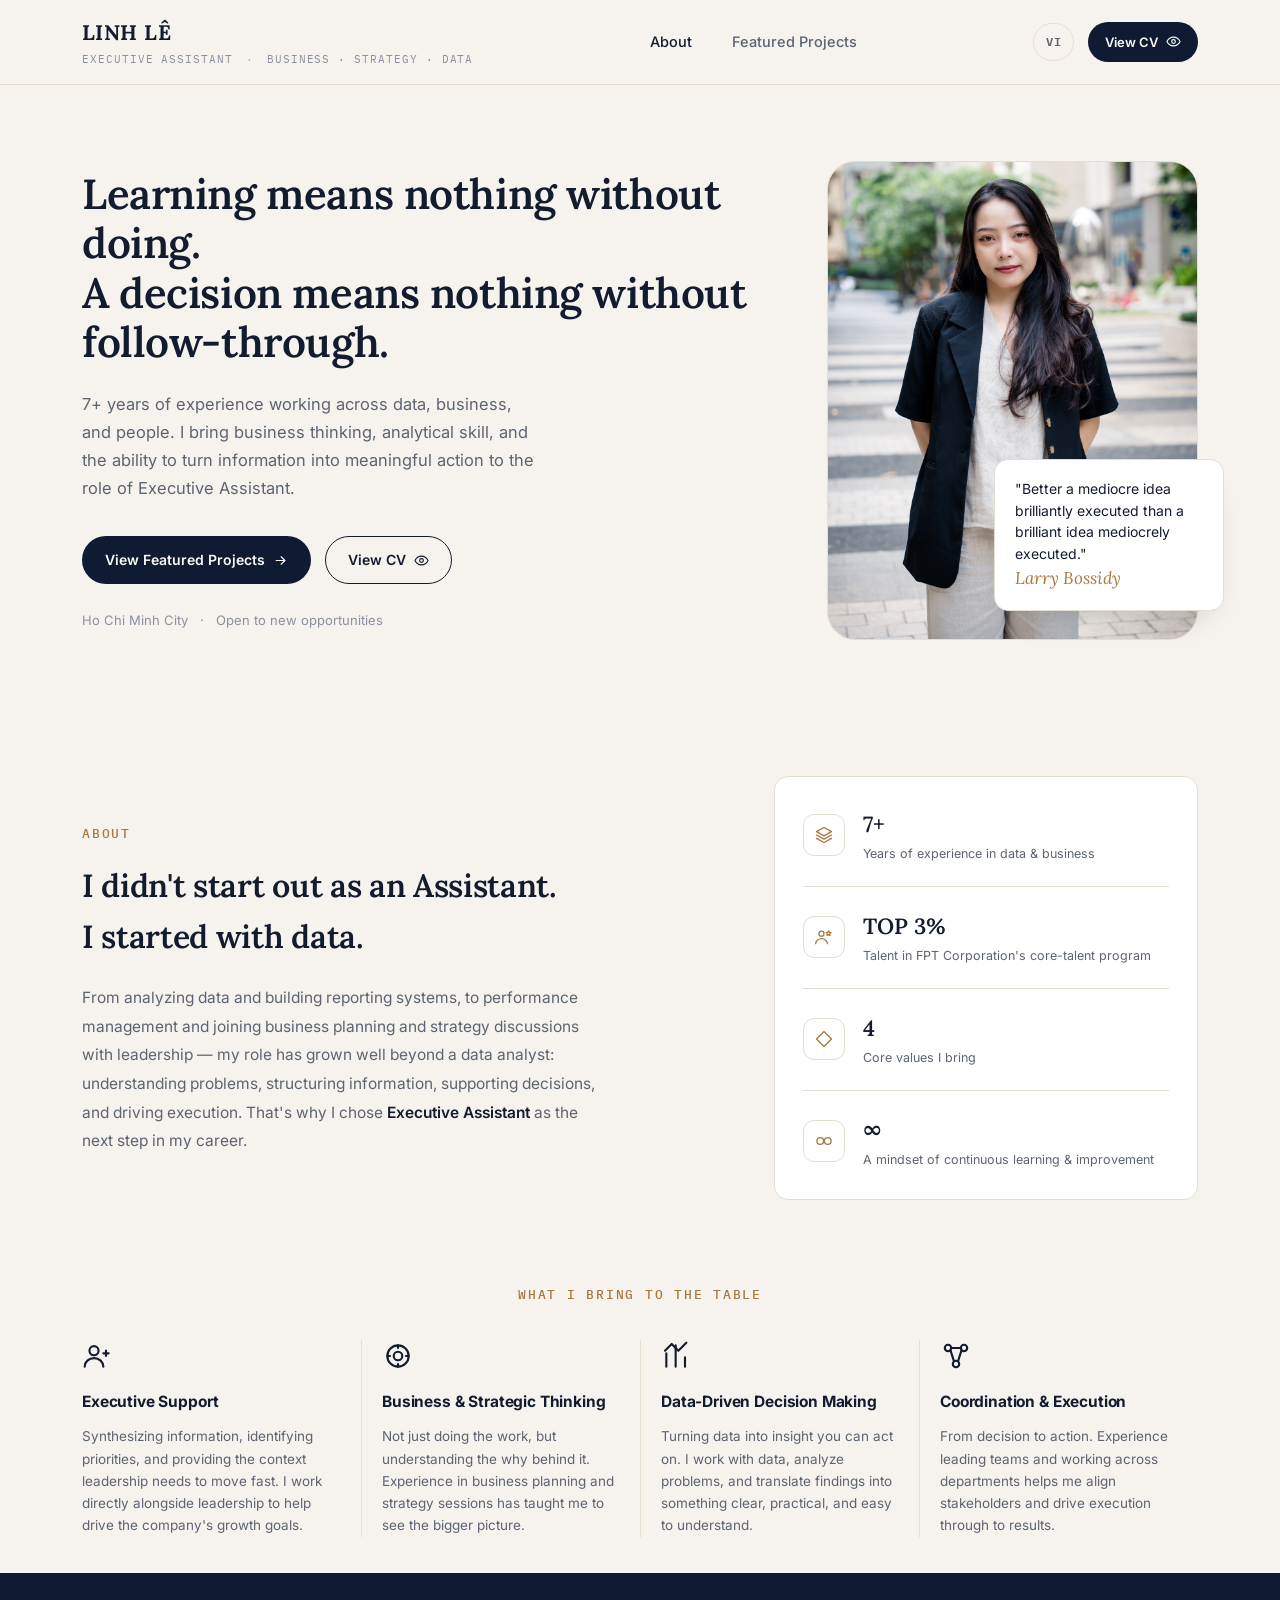
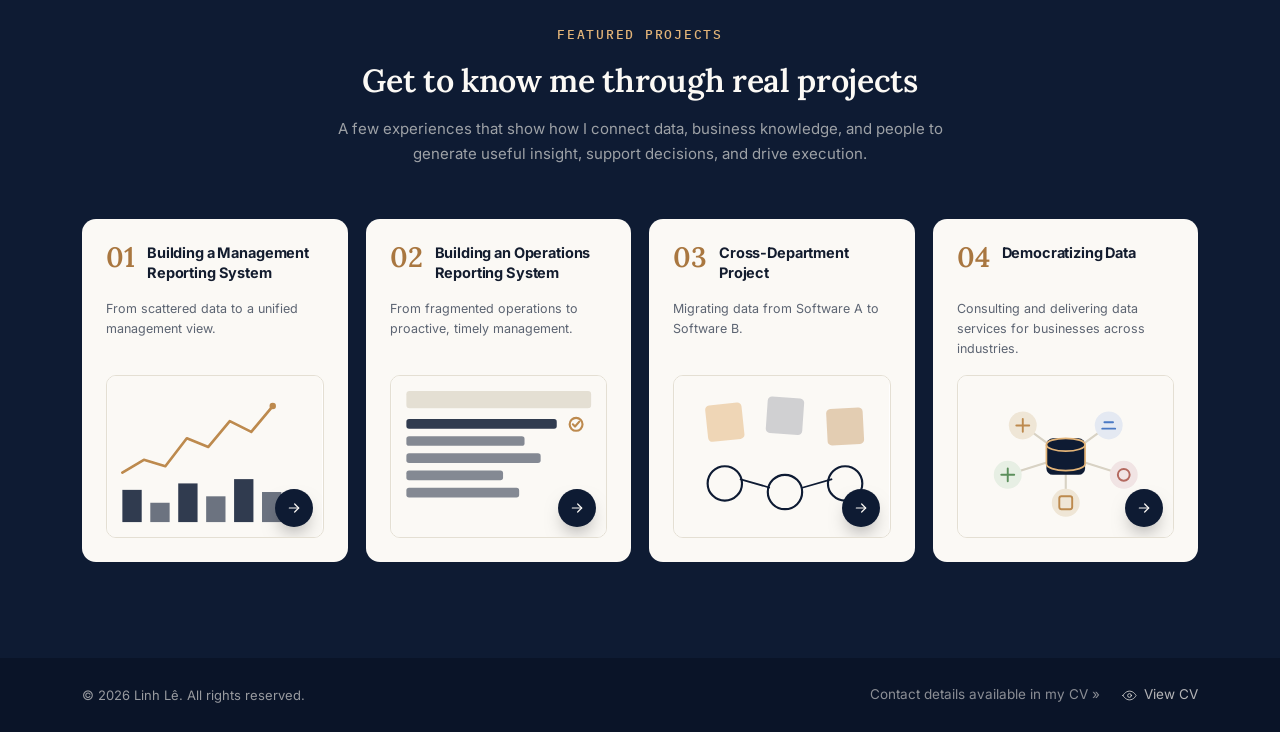
<file: index-en.html>
<!doctype html>
<html lang="en">
<head>
<meta charset="UTF-8">
<meta name="viewport" content="width=device-width, initial-scale=1">
<title>Linh Lê — Executive Assistant | Business · Strategy · Data</title>
<meta name="description" content="Linh Lê — Executive Assistant with 7+ years of experience across data, business, and strategy. Turning complexity into clarity, and decisions into action.">
<link rel="preconnect" href="https://fonts.googleapis.com">
<link rel="preconnect" href="https://fonts.gstatic.com" crossorigin>
<link href="https://fonts.googleapis.com/css2?family=Lora:ital,wght@0,500;0,600;0,700;1,500;1,600&family=Inter:wght@400;500;600;700&family=IBM+Plex+Mono:wght@400;500&display=swap" rel="stylesheet">
<link rel="stylesheet" href="style.css">
</head>
<body>

<header class="site-header">
  <div class="wrap">
    <a href="index-en.html" class="brand">
      <span class="brand-name">LINH LÊ</span>
      <span class="brand-tag">Executive Assistant <span>·</span> Business · Strategy · Data</span>
    </a>
    <nav class="main-nav" aria-label="Main navigation">
      <a href="#about" class="active">About</a>
      <a href="#projects">Featured Projects</a>
    </nav>
    <div class="nav-cta">
      <a class="lang-switch" href="index.html">VI</a>
      <a class="btn btn-primary btn-sm" href="cv-en.pdf" target="_blank" rel="noopener">
        View CV
        <svg viewBox="0 0 24 24" fill="none" stroke="currentColor" stroke-width="1.8" stroke-linecap="round" stroke-linejoin="round"><path d="M1.5 12S5 5 12 5s10.5 7 10.5 7-3.5 7-10.5 7S1.5 12 1.5 12Z"/><circle cx="12" cy="12" r="3"/></svg>
      </a>
      <button class="nav-toggle" aria-label="Open menu">
        <svg viewBox="0 0 24 24" fill="none" stroke="currentColor" stroke-width="1.8" stroke-linecap="round"><path d="M4 7h16M4 12h16M4 17h16"/></svg>
      </button>
    </div>
  </div>
</header>

<main>

  <!-- ============ HERO ============ -->
  <section class="hero" id="about">
    <div class="wrap hero-grid">
      <div class="hero-copy">
        <h1>Learning means nothing without doing.<br>A decision means nothing without follow-through.</h1>
        <p class="lede">7+ years of experience working across data, business, and people. I bring business thinking, analytical skill, and the ability to turn information into meaningful action to the role of Executive Assistant.</p>
        <div class="hero-actions">
          <a href="#projects" class="btn btn-primary">
            View Featured Projects
            <svg viewBox="0 0 24 24" fill="none" stroke="currentColor" stroke-width="1.8" stroke-linecap="round" stroke-linejoin="round"><path d="M5 12h14"/><path d="M13 6l6 6-6 6"/></svg>
          </a>
          <a href="cv-en.pdf" class="btn btn-outline" target="_blank" rel="noopener">
            View CV
            <svg viewBox="0 0 24 24" fill="none" stroke="currentColor" stroke-width="1.8" stroke-linecap="round" stroke-linejoin="round"><path d="M1.5 12S5 5 12 5s10.5 7 10.5 7-3.5 7-10.5 7S1.5 12 1.5 12Z"/><circle cx="12" cy="12" r="3"/></svg>
          </a>
        </div>
        <p class="hero-caption">Ho Chi Minh City <span>·</span> Open to new opportunities</p>
      </div>
      <div class="hero-visual">
        <div class="portrait-frame">
          <img src="portrait.jpg" alt="Chân dung Linh Lê">
        </div>
        <div class="portrait-dot-grid" aria-hidden="true"></div>
        <aside class="hero-quote">
          <p>"Better a mediocre idea brilliantly executed than a brilliant idea mediocrely executed."</p>
          <span class="sig">Larry Bossidy</span>
        </aside>
      </div>
    </div>
  </section>

  <!-- ============ ABOUT ============ -->
  <section class="section about-band">
    <div class="wrap">
      <div class="about-split">
        <div class="about-text">
          <span class="eyebrow">About</span>
          <h2>I didn't start out as an Assistant.<br>I started with data.</h2>
          <p class="about-lede">From analyzing data and building reporting systems, to performance management and joining business planning and strategy discussions with leadership — my role has grown well beyond a data analyst: understanding problems, structuring information, supporting decisions, and driving execution. That's why I chose <strong>Executive Assistant</strong> as the next step in my career.</p>
        </div>

        <div class="about-card">
          <div class="about-stat">
            <span class="icon-badge"><svg viewBox="0 0 24 24" fill="none" stroke="currentColor" stroke-width="1.6" stroke-linecap="round" stroke-linejoin="round"><path d="M12 3 3 8l9 5 9-5-9-5Z"/><path d="M3 16l9 5 9-5M3 12l9 5 9-5"/></svg></span>
            <div>
              <span class="s-num">7+</span>
              <span class="s-label">Years of experience in data &amp; business</span>
            </div>
          </div>
          <div class="about-stat">
            <span class="icon-badge"><svg viewBox="0 0 24 24" fill="none" stroke="currentColor" stroke-width="1.6" stroke-linecap="round" stroke-linejoin="round"><circle cx="9" cy="8" r="3"/><path d="M2 20c0-3.3 3.1-6 7-6s7 2.7 7 6"/><path d="m17.5 4.5.9 1.9 2 .3-1.5 1.4.4 2-1.8-1-1.8 1 .4-2-1.5-1.4 2-.3.9-1.9Z"/></svg></span>
            <div>
              <span class="s-num">TOP 3%</span>
              <span class="s-label">Talent in FPT Corporation's core-talent program</span>
            </div>
          </div>
          <div class="about-stat">
            <span class="icon-badge"><svg viewBox="0 0 24 24" fill="none" stroke="currentColor" stroke-width="1.6" stroke-linecap="round" stroke-linejoin="round"><path d="M12 3 3 12l9 9 9-9-9-9Z"/></svg></span>
            <div>
              <span class="s-num">4</span>
              <span class="s-label">Core values I bring</span>
            </div>
          </div>
          <div class="about-stat">
            <span class="icon-badge"><svg viewBox="0 0 24 24" fill="none" stroke="currentColor" stroke-width="1.6" stroke-linecap="round" stroke-linejoin="round"><circle cx="7.5" cy="12" r="4"/><circle cx="16.5" cy="12" r="4"/></svg></span>
            <div>
              <span class="s-num">∞</span>
              <span class="s-label">A mindset of continuous learning &amp; improvement</span>
            </div>
          </div>
        </div>
      </div>
    </div>
  </section>

  <!-- ============ CAPABILITIES ============ -->
  <section class="section-tight">
    <div class="wrap">
      <span class="eyebrow" style="display:block; text-align:center; margin-bottom:36px;">What I bring to the table</span>
      <div class="capability-columns">
        <div class="capability-col">
          <svg class="plain-icon" viewBox="0 0 24 24" fill="none" stroke="currentColor" stroke-width="1.6" stroke-linecap="round" stroke-linejoin="round"><circle cx="9" cy="8" r="3.4"/><path d="M2 20c0-3.6 3.1-6.4 7-6.4s7 2.8 7 6.4"/><path d="M18 8v4M20 10h-4"/></svg>
          <h3>Executive Support</h3>
          <p>Synthesizing information, identifying priorities, and providing the context leadership needs to move fast. I work directly alongside leadership to help drive the company's growth goals.</p>
        </div>
        <div class="capability-col">
          <svg class="plain-icon" viewBox="0 0 24 24" fill="none" stroke="currentColor" stroke-width="1.6" stroke-linecap="round" stroke-linejoin="round"><circle cx="12" cy="12" r="8"/><circle cx="12" cy="12" r="3.2"/><path d="M12 4v2M12 18v2M4 12h2M18 12h2"/></svg>
          <h3>Business &amp; Strategic Thinking</h3>
          <p>Not just doing the work, but understanding the why behind it. Experience in business planning and strategy sessions has taught me to see the bigger picture.</p>
        </div>
        <div class="capability-col">
          <svg class="plain-icon" viewBox="0 0 24 24" fill="none" stroke="currentColor" stroke-width="1.6" stroke-linecap="round" stroke-linejoin="round"><path d="M4 20V10M11 20V4M18 20v-7"/><path d="M3 8l5-5 5 5 6-6"/></svg>
          <h3>Data-Driven Decision Making</h3>
          <p>Turning data into insight you can act on. I work with data, analyze problems, and translate findings into something clear, practical, and easy to understand.</p>
        </div>
        <div class="capability-col">
          <svg class="plain-icon" viewBox="0 0 24 24" fill="none" stroke="currentColor" stroke-width="1.6" stroke-linecap="round" stroke-linejoin="round"><circle cx="6" cy="6" r="2.4"/><circle cx="18" cy="6" r="2.4"/><circle cx="12" cy="18" r="2.4"/><path d="M7.8 7.5 10.5 16M16.2 7.5 13.5 16M8.4 6h7.2"/></svg>
          <h3>Coordination &amp; Execution</h3>
          <p>From decision to action. Experience leading teams and working across departments helps me align stakeholders and drive execution through to results.</p>
        </div>
      </div>
    </div>
  </section>

  <!-- ============ PROJECTS ============ -->
  <section class="section projects-dark" id="projects">
    <div class="wrap">
      <div class="projects-head">
        <span class="eyebrow">Featured Projects</span>
        <h2>Get to know me through real projects</h2>
        <p>A few experiences that show how I connect data, business knowledge, and people to generate useful insight, support decisions, and drive execution.</p>
      </div>

      <div class="project-grid">

        <a class="project-card-v2" href="case-study-01-en.html">
          <div class="pc-head">
            <span class="pc-num">01</span>
            <h3>Building a Management Reporting System</h3>
          </div>
          <p class="pc-sub">From scattered data to a unified management view.</p>
          <div class="pc-visual" aria-hidden="true">
            <svg viewBox="0 0 200 150" fill="none" xmlns="http://www.w3.org/2000/svg">
              <rect width="200" height="150" fill="#FBF9F5"/>
              <polyline points="14,90 34,78 54,84 74,58 94,66 114,42 134,52 154,28" fill="none" stroke="#BD8A4E" stroke-width="2.5" stroke-linecap="round" stroke-linejoin="round"/>
              <circle cx="154" cy="28" r="3" fill="#BD8A4E"/>
              <rect x="14" y="106" width="18" height="30" fill="#0E1B33" opacity=".85"/>
              <rect x="40" y="118" width="18" height="18" fill="#0E1B33" opacity=".6"/>
              <rect x="66" y="100" width="18" height="36" fill="#0E1B33" opacity=".85"/>
              <rect x="92" y="112" width="18" height="24" fill="#0E1B33" opacity=".6"/>
              <rect x="118" y="96" width="18" height="40" fill="#0E1B33" opacity=".85"/>
              <rect x="144" y="108" width="18" height="28" fill="#0E1B33" opacity=".6"/>
            </svg>
            <span class="pc-arrow"><svg viewBox="0 0 24 24" fill="none" stroke="currentColor" stroke-width="1.8" stroke-linecap="round" stroke-linejoin="round"><path d="M5 12h14"/><path d="M13 6l6 6-6 6"/></svg></span>
          </div>
        </a>

        <a class="project-card-v2" href="case-study-02-en.html">
          <div class="pc-head">
            <span class="pc-num">02</span>
            <h3>Building an Operations Reporting System</h3>
          </div>
          <p class="pc-sub">From fragmented operations to proactive, timely management.</p>
          <div class="pc-visual" aria-hidden="true">
            <svg viewBox="0 0 200 150" fill="none" xmlns="http://www.w3.org/2000/svg">
              <rect width="200" height="150" fill="#FBF9F5"/>
              <rect x="14" y="14" width="172" height="16" rx="3" fill="#E4DFD3"/>
              <rect x="14" y="40" width="140" height="9" rx="2.5" fill="#0E1B33" opacity=".85"/>
              <rect x="14" y="56" width="110" height="9" rx="2.5" fill="#0E1B33" opacity=".5"/>
              <rect x="14" y="72" width="125" height="9" rx="2.5" fill="#0E1B33" opacity=".5"/>
              <rect x="14" y="88" width="90" height="9" rx="2.5" fill="#0E1B33" opacity=".5"/>
              <rect x="14" y="104" width="105" height="9" rx="2.5" fill="#0E1B33" opacity=".5"/>
              <circle cx="172" cy="45" r="6" fill="none" stroke="#BD8A4E" stroke-width="2"/>
              <path d="m169 45 2 2 4-4.5" stroke="#BD8A4E" stroke-width="2" stroke-linecap="round" stroke-linejoin="round" fill="none"/>
            </svg>
            <span class="pc-arrow"><svg viewBox="0 0 24 24" fill="none" stroke="currentColor" stroke-width="1.8" stroke-linecap="round" stroke-linejoin="round"><path d="M5 12h14"/><path d="M13 6l6 6-6 6"/></svg></span>
          </div>
        </a>

        <a class="project-card-v2" href="case-study-03-en.html">
          <div class="pc-head">
            <span class="pc-num">03</span>
            <h3>Cross-Department Project</h3>
          </div>
          <p class="pc-sub">Migrating data from Software A to Software B.</p>
          <div class="pc-visual" aria-hidden="true">
            <svg viewBox="0 0 200 150" fill="none" xmlns="http://www.w3.org/2000/svg">
              <rect width="200" height="150" fill="#FBF9F5"/>
              <rect x="30" y="26" width="34" height="34" rx="4" fill="#E3B478" opacity=".5" transform="rotate(-6 47 43)"/>
              <rect x="86" y="20" width="34" height="34" rx="4" fill="#0E1B33" opacity=".18" transform="rotate(4 103 37)"/>
              <rect x="142" y="30" width="34" height="34" rx="4" fill="#BD8A4E" opacity=".4" transform="rotate(-3 159 47)"/>
              <circle cx="47" cy="100" r="16" fill="none" stroke="#0E1B33" stroke-width="2"/>
              <circle cx="103" cy="108" r="16" fill="none" stroke="#0E1B33" stroke-width="2"/>
              <circle cx="159" cy="100" r="16" fill="none" stroke="#0E1B33" stroke-width="2"/>
              <path d="M61 96 89 104M147 96 119 104" stroke="#0E1B33" stroke-width="1.6"/>
            </svg>
            <span class="pc-arrow"><svg viewBox="0 0 24 24" fill="none" stroke="currentColor" stroke-width="1.8" stroke-linecap="round" stroke-linejoin="round"><path d="M5 12h14"/><path d="M13 6l6 6-6 6"/></svg></span>
          </div>
        </a>

        <a class="project-card-v2" href="case-study-04-en.html">
          <div class="pc-head">
            <span class="pc-num">04</span>
            <h3>Democratizing Data</h3>
          </div>
          <p class="pc-sub">Consulting and delivering data services for businesses across industries.</p>
          <div class="pc-visual" aria-hidden="true">
            <svg viewBox="0 0 200 150" fill="none" xmlns="http://www.w3.org/2000/svg">
              <rect width="200" height="150" fill="#FBF9F5"/>
              <path d="M100 75 60 46M100 75 140 46M100 75 46 92M100 75 154 92M100 75 100 118" stroke="#D8D2C4" stroke-width="2"/>
              <rect x="82" y="58" width="36" height="34" rx="6" fill="#0E1B33"/>
              <ellipse cx="100" cy="64" rx="18" ry="6" fill="none" stroke="#E3B478" stroke-width="1.6"/>
              <path d="M82 64v18c0 3.3 8 6 18 6s18-2.7 18-6V64" stroke="#E3B478" stroke-width="1.6" fill="none"/>
              <circle cx="60" cy="46" r="13" fill="#EFE6D6"/>
              <path d="M54 46h12M60 40v12" stroke="#BD8A4E" stroke-width="1.8" stroke-linecap="round"/>
              <circle cx="140" cy="46" r="13" fill="#E4E9F2"/>
              <path d="M134 49h12M136 43h8" stroke="#4A79C4" stroke-width="1.8" stroke-linecap="round"/>
              <circle cx="46" cy="92" r="13" fill="#E7EFE4"/>
              <path d="M40 92h12M46 86v12" stroke="#5C8F5C" stroke-width="1.8" stroke-linecap="round"/>
              <circle cx="154" cy="92" r="13" fill="#F1E4E4"/>
              <circle cx="154" cy="92" r="5.5" fill="none" stroke="#B4695F" stroke-width="1.8"/>
              <circle cx="100" cy="118" r="13" fill="#EFE6D6"/>
              <rect x="94" y="112" width="12" height="12" rx="2" fill="none" stroke="#BD8A4E" stroke-width="1.8"/>
            </svg>
            <span class="pc-arrow"><svg viewBox="0 0 24 24" fill="none" stroke="currentColor" stroke-width="1.8" stroke-linecap="round" stroke-linejoin="round"><path d="M5 12h14"/><path d="M13 6l6 6-6 6"/></svg></span>
          </div>
        </a>

      </div>
    </div>
  </section>

</main>

<footer class="site-footer">
  <div class="wrap">
    <span class="footer-copy">© 2026 Linh Lê. All rights reserved.</span>
    <div class="footer-links">
      <span class="footer-note">Contact details available in my CV &raquo;</span>
      <a href="cv-en.pdf" target="_blank" rel="noopener">
        <svg viewBox="0 0 24 24" fill="none" stroke="currentColor" stroke-width="1.6" stroke-linecap="round" stroke-linejoin="round"><path d="M1.5 12S5 5 12 5s10.5 7 10.5 7-3.5 7-10.5 7S1.5 12 1.5 12Z"/><circle cx="12" cy="12" r="3"/></svg>
        View CV
      </a>
    </div>
  </div>
</footer>

<script src="script.js"></script>
</body>
</html>
</file>
<file: style.css>
/* =========================================================
   LINH LÊ — Executive Assistant Portfolio
   Design tokens
   ========================================================= */
:root{
  --cream:        #F6F3EE;
  --cream-soft:    #FBF9F5;
  --white:        #FFFFFF;
  --navy:         #0E1B33;
  --navy-deep:    #0A1428;
  --ink:          #131C2E;
  --muted:        #5C6472;
  --muted-soft:   #8B90A0;
  --amber:        #BD8A4E;
  --amber-deep:   #A97740;
  --line:         #E4DFD3;
  --line-navy:    rgba(255,255,255,.12);

  --serif: "Lora", "Times New Roman", serif;
  --sans:  "Inter", -apple-system, BlinkMacSystemFont, "Segoe UI", sans-serif;
  --mono:  "IBM Plex Mono", ui-monospace, SFMono-Regular, Menlo, monospace;

  --container: 1180px;
  --radius: 14px;
  --radius-sm: 8px;
}

*, *::before, *::after{ box-sizing: border-box; }
html{ scroll-behavior: smooth; }
body{
  margin: 0;
  background: var(--cream);
  color: var(--ink);
  font-family: var(--sans);
  font-size: 16px;
  line-height: 1.6;
  -webkit-font-smoothing: antialiased;
}
img{ max-width: 100%; display: block; }
a{ color: inherit; text-decoration: none; }
ul{ margin: 0; padding: 0; list-style: none; }
h1,h2,h3,h4{ margin: 0; font-family: var(--serif); font-weight: 600; color: var(--ink); letter-spacing: -0.01em; }
p{ margin: 0; }
button{ font-family: inherit; }

@media (prefers-reduced-motion: reduce){
  html{ scroll-behavior: auto; }
  *{ animation-duration: 0.001ms !important; animation-iteration-count: 1 !important; transition-duration: 0.001ms !important; }
}

:focus-visible{
  outline: 2px solid var(--amber);
  outline-offset: 3px;
  border-radius: 4px;
}

.wrap{
  max-width: var(--container);
  margin: 0 auto;
  padding: 0 32px;
}

.eyebrow{
  font-family: var(--mono);
  font-size: 12.5px;
  letter-spacing: 0.14em;
  text-transform: uppercase;
  color: var(--amber-deep);
  font-weight: 500;
}
.eyebrow.on-dark{ color: #E3B478; }
.eyebrow.muted{ color: var(--muted-soft); }

/* =========================================================
   Header / Nav
   ========================================================= */
.site-header{
  position: sticky;
  top: 0;
  z-index: 50;
  background: rgba(246,243,238,.86);
  backdrop-filter: blur(10px);
  border-bottom: 1px solid var(--line);
}
.site-header .wrap{
  display: flex;
  align-items: center;
  justify-content: space-between;
  height: 84px;
}
.brand{ display: flex; flex-direction: column; gap: 2px; }
.brand-name{
  font-family: var(--serif);
  font-size: 21px;
  font-weight: 700;
  letter-spacing: 0.02em;
  color: var(--ink);
}
.brand-tag{
  font-family: var(--mono);
  font-size: 10.5px;
  letter-spacing: 0.09em;
  text-transform: uppercase;
  color: var(--muted-soft);
}
.brand-tag span{ margin: 0 5px; opacity: .6; }

.main-nav{ display: flex; align-items: center; gap: 40px; }
.main-nav a{
  font-size: 14.5px;
  font-weight: 500;
  color: var(--muted);
  transition: color .15s ease;
}
.main-nav a:hover{ color: var(--ink); }
.main-nav a.active{ color: var(--ink); }

.btn{
  display: inline-flex;
  align-items: center;
  gap: 8px;
  font-size: 14px;
  font-weight: 600;
  padding: 12px 22px;
  border-radius: 999px;
  border: 1px solid transparent;
  cursor: pointer;
  transition: transform .15s ease, background .15s ease, border-color .15s ease, color .15s ease;
  white-space: nowrap;
}
.btn:hover{ transform: translateY(-1px); }
.btn svg{ width: 15px; height: 15px; flex-shrink: 0; }

.btn-primary{ background: var(--navy); color: var(--cream-soft); }
.btn-primary:hover{ background: var(--navy-deep); }

.btn-outline{ background: transparent; border-color: var(--ink); color: var(--ink); }
.btn-outline:hover{ background: var(--ink); color: var(--cream-soft); }

.btn-outline-light{ background: transparent; border-color: var(--line-navy); color: var(--cream-soft); }
.btn-outline-light:hover{ background: rgba(255,255,255,.08); border-color: rgba(255,255,255,.4); }

.btn-sm{ padding: 9px 16px; font-size: 13px; }

.nav-cta{ display: flex; align-items: center; gap: 14px; }
.lang-switch{
  font-family: var(--mono);
  font-size: 12px;
  font-weight: 600;
  letter-spacing: .04em;
  color: var(--muted);
  border: 1px solid var(--line);
  border-radius: 999px;
  padding: 8px 12px;
  transition: color .15s ease, border-color .15s ease;
}
.lang-switch:hover{ color: var(--ink); border-color: var(--ink); }
.nav-toggle{
  display: none;
  width: 40px; height: 40px;
  align-items: center; justify-content: center;
  background: none; border: 1px solid var(--line);
  border-radius: 8px;
}
.nav-toggle svg{ width: 18px; height: 18px; }

/* =========================================================
   Buttons row / generic
   ========================================================= */
.section{ padding: 96px 0; }
.section-tight{ padding: 36px 0; }

/* =========================================================
   Hero (index)
   ========================================================= */
.hero{ padding: 76px 0 88px; }
.hero-grid{
  display: grid;
  grid-template-columns: 1.3fr 0.7fr;
  gap: 56px;
  align-items: center;
}
.hero-copy .eyebrow{ margin-bottom: 18px; }
.hero-copy h1{
  font-size: clamp(30px, 3.4vw, 42px);
  line-height: 1.18;
  font-weight: 600;
}
.hero-copy h1 em{
  font-style: normal;
  color: var(--amber-deep);
}
.hero-copy .lede{
  margin-top: 22px;
  max-width: 460px;
  color: var(--muted);
  font-size: 16.5px;
  line-height: 1.7;
}
.hero-actions{ display: flex; gap: 14px; margin-top: 34px; flex-wrap: wrap; }

.hero-visual{ position: relative; display: flex; justify-content: center; }
.portrait-frame{
  position: relative;
  width: 100%;
  max-width: 380px;
  aspect-ratio: 3.1 / 4;
  border-radius: 28px;
  background:
    radial-gradient(120% 90% at 78% 8%, #EFDDC4 0%, transparent 55%),
    linear-gradient(180deg, #EDE7DC 0%, #E4DCCB 100%);
  overflow: hidden;
  display: flex;
  align-items: flex-end;
  justify-content: center;
  border: 1px solid var(--line);
}
.portrait-frame .portrait-placeholder{
  width: 100%;
  height: 100%;
  display: flex;
  flex-direction: column;
  align-items: center;
  justify-content: center;
  gap: 10px;
  color: var(--muted-soft);
  text-align: center;
  padding: 24px;
}
.portrait-frame .portrait-placeholder svg{ width: 56px; height: 56px; opacity: .55; }
.portrait-frame .portrait-placeholder small{
  font-family: var(--mono);
  font-size: 11px;
  letter-spacing: .04em;
  line-height: 1.6;
}
.portrait-dot-grid{
  position: absolute;
  right: -18px; bottom: 28px;
  width: 92px; height: 92px;
  background-image: radial-gradient(var(--muted-soft) 1.4px, transparent 1.4px);
  background-size: 12px 12px;
  opacity: .35;
  z-index: -1;
}
.hero-quote{
  position: absolute;
  right: -26px;
  bottom: 6%;
  max-width: 230px;
  background: var(--white);
  border: 1px solid var(--line);
  border-radius: var(--radius);
  padding: 18px 20px;
  box-shadow: 0 18px 34px -20px rgba(20,20,10,.25);
}
.hero-quote p{ font-size: 14px; line-height: 1.55; color: var(--ink); }
.hero-quote .sig{
  margin-top: 10px;
  font-family: var(--serif);
  font-style: italic;
  font-size: 17px;
  color: var(--amber-deep);
}

/* =========================================================
   About
   ========================================================= */
.about-head{ max-width: 640px; }
.about-head h2{ font-size: clamp(26px, 3vw, 34px); margin-top: 12px; }
.about-body{
  display: grid;
  grid-template-columns: 1fr 1fr;
  gap: 48px;
  margin-top: 30px;
  align-items: start;
}
.about-body p{ color: var(--muted); font-size: 15.5px; line-height: 1.8; }
.about-quote{
  border-left: 2px solid var(--amber);
  padding-left: 20px;
  font-family: var(--serif);
  font-size: 18px;
  line-height: 1.55;
  color: var(--ink);
}

.capability-grid{
  margin-top: 56px;
  display: grid;
  grid-template-columns: repeat(4, 1fr);
  gap: 1px;
  background: var(--line);
  border: 1px solid var(--line);
  border-radius: var(--radius);
  overflow: hidden;
}
.capability{
  background: var(--cream-soft);
  padding: 30px 24px;
}
.capability .icon-badge{ margin-bottom: 18px; }
.capability h3{ font-family: var(--sans); font-size: 15.5px; font-weight: 700; }
.capability p{ margin-top: 8px; font-size: 13.5px; color: var(--muted); line-height: 1.6; }

.icon-badge{
  width: 42px; height: 42px;
  border-radius: 11px;
  background: var(--white);
  border: 1px solid var(--line);
  display: flex; align-items: center; justify-content: center;
  color: var(--amber-deep);
}
.icon-badge svg{ width: 20px; height: 20px; }

/* =========================================================
   About v3 (split: text left, stat card right)
   ========================================================= */
.about-band{ background: var(--cream); padding-top: 48px; padding-bottom: 48px; }
.about-split{
  display: grid;
  grid-template-columns: 1.2fr 0.8fr;
  gap: 56px;
  align-items: center;
}
.about-text h2{ margin-top: 14px; font-size: clamp(24px, 2.8vw, 32px); }
.about-lede{
  margin-top: 22px;
  max-width: 520px;
  color: var(--muted);
  font-size: 15.5px;
  line-height: 1.85;
}
.about-lede strong{ color: var(--ink); font-weight: 600; }

.about-card{
  background: var(--white);
  border: 1px solid var(--line);
  border-radius: var(--radius);
  padding: 8px 28px;
}
.about-stat{
  display: flex;
  align-items: center;
  gap: 18px;
  padding: 22px 0;
  border-bottom: 1px solid var(--line);
}
.about-stat:last-child{ border-bottom: none; }
.about-stat .icon-badge{ flex-shrink: 0; }
.about-stat .s-num{
  display: block;
  font-family: var(--serif);
  font-size: 22px;
  font-weight: 600;
  color: var(--ink);
}
.about-stat .s-label{
  display: block;
  margin-top: 3px;
  font-size: 12.5px;
  color: var(--muted);
  line-height: 1.5;
}

@media (max-width: 980px){
  .about-split{ grid-template-columns: 1fr; }
  .about-lede{ max-width: 100%; }
}

.stat-grid{
  margin-top: 40px;
  display: grid;
  grid-template-columns: repeat(4, 1fr);
  gap: 1px;
  background: var(--line);
  border: 1px solid var(--line);
  border-radius: var(--radius);
  overflow: hidden;
}
.stat-card{
  background: var(--white);
  padding: 30px 20px;
  display: flex;
  flex-direction: column;
  align-items: center;
  text-align: center;
  gap: 10px;
}
.stat-card .s-num{
  font-family: var(--serif);
  font-size: 26px;
  font-weight: 600;
  color: var(--ink);
}
.stat-card .s-label{
  font-size: 12.5px;
  color: var(--muted);
  line-height: 1.55;
  max-width: 160px;
}

.capability-columns{
  display: grid;
  grid-template-columns: repeat(4, 1fr);
}
.capability-columns .capability-col{ padding: 0 20px; }
.capability-columns .capability-col:first-child{ padding-left: 0; }
.capability-columns .capability-col:not(:first-child){ border-left: 1px solid var(--line); }
.plain-icon{ width: 32px; height: 32px; color: var(--ink); margin-bottom: 18px; display: block; }
.capability-col h3{ font-family: var(--sans); font-size: 15.5px; font-weight: 700; color: var(--ink); letter-spacing: -0.01em; }
.capability-col p{ margin-top: 10px; font-size: 13.5px; color: var(--muted); line-height: 1.65; }
.capability-col p strong{ color: var(--ink); font-weight: 600; }

.hero-caption{
  margin-top: 26px;
  font-size: 13px;
  color: var(--muted-soft);
}
.hero-caption span{ margin: 0 8px; }

@media (max-width: 980px){
  .stat-grid{ grid-template-columns: repeat(2, 1fr); }
  .capability-columns{ grid-template-columns: repeat(2, 1fr); }
  .capability-columns .capability-col:nth-child(3){ border-left: none; }
}
@media (max-width: 720px){
  .stat-grid{ grid-template-columns: 1fr; }
  .capability-columns{ grid-template-columns: 1fr; }
  .capability-columns .capability-col{ border-left: none !important; padding: 0 0 28px; }
}

/* =========================================================
   Milestones / timeline
   ========================================================= */
.milestones{ background: var(--cream-soft); border-top: 1px solid var(--line); border-bottom: 1px solid var(--line); }
.milestones .eyebrow{ display:block; text-align:center; margin-bottom: 40px;}
.timeline{
  display: grid;
  grid-template-columns: repeat(6, 1fr);
  gap: 0;
  position: relative;
}
.timeline::before{
  content: "";
  position: absolute;
  top: 26px; left: 8.3%; right: 8.3%;
  height: 1px;
  background: var(--line);
  z-index: 0;
}
.milestone{
  position: relative;
  z-index: 1;
  display: flex;
  flex-direction: column;
  align-items: center;
  text-align: center;
  gap: 14px;
  padding: 0 8px;
}
.milestone .dot{
  width: 52px; height: 52px;
  border-radius: 50%;
  background: var(--navy);
  color: #E3B478;
  display: flex; align-items: center; justify-content: center;
  flex-shrink: 0;
}
.milestone .dot svg{ width: 22px; height: 22px; }
.milestone .m-title{ font-size: 13.5px; font-weight: 700; color: var(--ink); }
.milestone .m-desc{ font-size: 12.5px; color: var(--muted); line-height: 1.5; }
.milestone .m-desc strong{ color: var(--ink); font-weight: 600; }

/* =========================================================
   Projects (dark)
   ========================================================= */
.projects-dark{
  background: var(--navy);
  color: var(--cream-soft);
  padding-top: 48px;
}
.projects-head{ text-align: center; max-width: 640px; margin: 0 auto 52px; }
.projects-head .eyebrow{ color: #E3B478; }
.projects-head h2{
  color: var(--cream-soft);
  font-size: clamp(24px, 3.2vw, 32px);
  margin-top: 14px;
  line-height: 1.3;
}
.projects-head p{
  margin-top: 14px;
  color: rgba(246,243,238,.62);
  font-size: 15px;
  line-height: 1.7;
}

.project-grid{
  display: grid;
  grid-template-columns: repeat(4, 1fr);
  gap: 18px;
}
.project-card{
  background: rgba(246,243,238,.05);
  border: 1px solid var(--line-navy);
  border-radius: var(--radius);
  padding: 22px;
  display: flex;
  flex-direction: column;
  gap: 18px;
  transition: background .18s ease, border-color .18s ease, transform .18s ease;
}
.project-card:hover{
  background: rgba(246,243,238,.09);
  border-color: rgba(246,243,238,.28);
  transform: translateY(-3px);
}
.project-card .p-num{
  font-family: var(--mono);
  font-size: 13px;
  color: #E3B478;
}
.project-card h3{
  color: var(--cream-soft);
  font-family: var(--sans);
  font-weight: 700;
  font-size: 15.5px;
  line-height: 1.4;
}
.project-card .p-sub{
  font-size: 13px;
  color: rgba(246,243,238,.55);
  line-height: 1.55;
  flex: 1;
}
.project-visual{
  height: 88px;
  border-radius: 10px;
  background: rgba(246,243,238,.04);
  border: 1px solid var(--line-navy);
  display: flex; align-items: center; justify-content: center;
  color: rgba(246,243,238,.5);
}
.project-visual svg{ width: 100%; height: 100%; padding: 12px; }
.project-card .p-foot{
  display: flex; align-items: center; justify-content: space-between;
  padding-top: 4px;
}
.p-status{
  font-family: var(--mono);
  font-size: 11px;
  letter-spacing: .04em;
  color: rgba(246,243,238,.4);
}
.p-arrow{
  width: 34px; height: 34px;
  border-radius: 50%;
  border: 1px solid rgba(246,243,238,.3);
  display: flex; align-items: center; justify-content: center;
  transition: background .15s ease, border-color .15s ease;
}
.p-arrow svg{ width: 15px; height: 15px; }
.project-card:hover .p-arrow{ background: var(--amber); border-color: var(--amber); color: var(--navy-deep); }

/* =========================================================
   Project cards v2 (light cards on dark section)
   ========================================================= */
.project-grid{
  display: grid;
  grid-template-columns: repeat(4, 1fr);
  gap: 18px;
}
.project-card-v2{
  background: var(--cream-soft);
  border-radius: var(--radius);
  padding: 24px;
  display: flex;
  flex-direction: column;
  gap: 16px;
  transition: transform .18s ease, box-shadow .18s ease;
}
.project-card-v2:hover{
  transform: translateY(-4px);
  box-shadow: 0 24px 44px -22px rgba(0,0,0,.45);
}
.pc-head{
  display: flex;
  align-items: flex-start;
  gap: 12px;
}
.pc-head .pc-num{
  font-family: var(--serif);
  font-size: 28px;
  font-weight: 600;
  color: var(--amber-deep);
  line-height: 1;
  flex-shrink: 0;
}
.pc-head h3{
  font-family: var(--sans);
  font-size: 14.5px;
  font-weight: 700;
  color: var(--ink);
  line-height: 1.4;
  min-height: 2.8em;
  min-height: 2.8em;
}
.pc-sub{
  font-size: 12.5px;
  color: var(--muted);
  line-height: 1.6;
}
.pc-visual{
  position: relative;
  border-radius: 10px;
  overflow: hidden;
  background: var(--white);
  border: 1px solid var(--line);
  aspect-ratio: 4 / 3;
  margin-top: auto;
}
.pc-visual svg{ width: 100%; height: 100%; }
.pc-arrow{
  position: absolute;
  right: 10px;
  bottom: 10px;
  width: 38px; height: 38px;
  border-radius: 50%;
  background: var(--navy);
  color: var(--cream-soft);
  display: flex; align-items: center; justify-content: center;
  box-shadow: 0 10px 20px -8px rgba(0,0,0,.5);
  transition: background .15s ease, color .15s ease;
}
.pc-arrow svg{ width: 16px; height: 16px; }
.project-card-v2:hover .pc-arrow{ background: var(--amber); color: var(--navy-deep); }

@media (max-width: 980px){
  .project-grid{ grid-template-columns: repeat(2, 1fr); }
}
@media (max-width: 720px){
  .project-grid{ grid-template-columns: 1fr; }
}

/* =========================================================
   Footer
   ========================================================= */
.site-footer{
  background: var(--navy-deep);
  color: rgba(246,243,238,.6);
  padding: 26px 0;
}
.site-footer .wrap{
  display: flex; align-items: center; justify-content: space-between; gap: 20px; flex-wrap: wrap;
}
.footer-links{ display: flex; align-items: center; gap: 22px; }
.footer-links .footer-note{ font-size: 13.5px; color: rgba(246,243,238,.55); }
.footer-links a{
  display: inline-flex; align-items: center; gap: 7px;
  font-size: 13.5px;
  color: rgba(246,243,238,.72);
  transition: color .15s ease;
}
.footer-links a svg{ width: 15px; height: 15px; }
.footer-links a:hover{ color: var(--cream-soft); }
.footer-copy{ font-size: 13px; }

/* =========================================================
   Case study — hero
   ========================================================= */
.back-link{
  display: inline-flex; align-items: center; gap: 8px;
  font-size: 13.5px; font-weight: 600; color: var(--muted);
  padding: 22px 0 0;
}
.back-link svg{ width: 15px; height: 15px; }
.back-link:hover{ color: var(--ink); }

.cs-hero{
  background: var(--navy);
  color: var(--cream-soft);
  border-radius: 22px;
  margin-top: 20px;
  padding: 52px 52px 44px;
  display: grid;
  grid-template-columns: 1.1fr 0.9fr;
  gap: 40px;
  align-items: center;
}
.cs-hero .cs-num{
  font-family: var(--mono);
  font-size: 15px;
  color: #E3B478;
  display: flex; align-items: baseline; gap: 10px;
}
.cs-hero .cs-num b{ font-size: 30px; font-family: var(--serif); color: var(--cream-soft); font-weight: 600;}
.cs-hero h1{
  color: var(--cream-soft);
  font-size: clamp(26px, 3.4vw, 36px);
  line-height: 1.22;
  margin-top: 16px;
}
.cs-hero .cs-subtitle{
  margin-top: 14px;
  font-family: var(--serif);
  font-style: italic;
  color: #E3B478;
  font-size: 18px;
  line-height: 1.5;
}
.cs-hero .cs-hero-desc{
  margin-top: 12px;
  font-family: var(--sans);
  font-weight: 500;
  color: rgba(246,243,238,.85);
  font-size: 16px;
  line-height: 1.5;
}
.cs-hero.light .cs-hero-desc{ color: var(--muted); }
.cs-meta{
  display: flex;
  gap: 22px;
  margin-top: 28px;
  flex-wrap: nowrap;
  align-items: center;
}
.cs-meta div{ display: flex; gap: 8px; align-items: center; white-space: nowrap; }
.cs-meta svg{ width: 16px; height: 16px; color: #E3B478; flex-shrink: 0; }
.cs-meta .m-label{ font-size: 10.5px; color: rgba(246,243,238,.5); font-family: var(--mono); margin-right: 6px; }
.cs-meta .m-val{ font-size: 13px; font-weight: 600; color: var(--cream-soft); }

/* Light theme modifier for .cs-hero — same grid/layout, different colors
   (used by case studies whose hero background is light, e.g. case 02/04) */
.cs-hero.light{
  background: var(--cream-soft);
  color: var(--ink);
  border: 1px solid var(--line);
}
.cs-hero.light .cs-num{ color: var(--amber-deep); }
.cs-hero.light .cs-num b{ color: var(--ink); }
.cs-hero.light h1{ color: var(--ink); }
.cs-hero.light .cs-subtitle{ color: var(--amber-deep); }
.cs-hero.light .cs-meta svg{ color: var(--amber-deep); }
.cs-hero.light .cs-meta .m-label{ color: var(--muted-soft); }
.cs-hero.light .cs-meta .m-val{ color: var(--ink); }

.cs-highlight{
  background: rgba(246,243,238,.06);
  border: 1px solid var(--line-navy);
  border-radius: 16px;
  padding: 30px;
  text-align: center;
}
.cs-highlight .hl-num{
  font-family: var(--serif);
  font-size: clamp(48px, 6vw, 64px);
  font-weight: 600;
  color: var(--cream-soft);
  line-height: 1;
}
.cs-highlight .hl-detail{
  margin-top: 14px;
  font-family: var(--mono);
  font-size: 12.5px;
  color: rgba(246,243,238,.55);
  letter-spacing: .02em;
}
.cs-highlight .hl-detail b{ color: #E3B478; }
.cs-highlight .hl-caption{
  margin-top: 10px;
  font-size: 13.5px;
  color: rgba(246,243,238,.75);
  line-height: 1.5;
}

/* =========================================================
   Case study body sections
   ========================================================= */
.cs-section{ padding: 72px 0; border-bottom: 1px solid var(--line); }
.cs-section:last-of-type{ border-bottom: none; }
.cs-section-head{
  display: flex;
  gap: 22px;
  align-items: baseline;
  margin-bottom: 34px;
}
.cs-section-num{
  font-family: var(--mono);
  font-size: 14px;
  color: var(--amber-deep);
  border: 1px solid var(--line);
  border-radius: 50%;
  width: 40px; height: 40px;
  display: flex; align-items: center; justify-content: center;
  flex-shrink: 0;
}
.cs-section-head h2{ font-size: clamp(21px, 2.4vw, 27px); }

.cs-two-col{
  display: grid;
  grid-template-columns: 1fr 1fr;
  gap: 48px;
}
.cs-two-col .col-label{
  font-family: var(--mono);
  font-size: 11.5px;
  letter-spacing: .08em;
  text-transform: uppercase;
  color: var(--muted-soft);
  margin-bottom: 12px;
  display: block;
}
.cs-two-col p{ color: var(--muted); font-size: 15px; line-height: 1.8; }

.check-list li{
  display: flex; gap: 12px; align-items: flex-start;
  padding: 13px 0;
  border-bottom: 1px solid var(--line);
  font-size: 14.5px; color: var(--ink); line-height: 1.55;
}
.check-list li:last-child{ border-bottom: none; }
.check-list svg{ width: 17px; height: 17px; color: var(--amber-deep); flex-shrink: 0; margin-top: 2px; }

.idea-block{
  background: var(--cream-soft);
  border: 1px solid var(--line);
  border-radius: var(--radius);
  padding: 34px 38px;
  margin-bottom: 44px;
}
.idea-block h3{
  font-size: clamp(19px, 2.4vw, 24px);
  line-height: 1.4;
  color: var(--ink);
}
.idea-block p{ margin-top: 14px; color: var(--muted); font-size: 15px; line-height: 1.8; max-width: 780px; }

.flow{
  display: flex;
  align-items: center;
  gap: 6px;
  flex-wrap: wrap;
  margin-bottom: 44px;
}
.flow-node{
  background: var(--white);
  border: 1px solid var(--line);
  border-radius: var(--radius-sm);
  padding: 12px 16px;
  font-size: 12.5px;
  font-weight: 600;
  color: var(--ink);
  text-align: center;
  flex: 1;
  min-width: 118px;
}
.flow-arrow{ color: var(--muted-soft); flex-shrink: 0; }
.flow-arrow svg{ width: 16px; height: 16px; }

.step-list{ display: flex; flex-direction: column; }
.step-row{
  display: grid;
  grid-template-columns: 56px 1fr;
  gap: 20px;
  padding: 22px 0;
  border-top: 1px solid var(--line);
}
.step-row:last-child{ border-bottom: 1px solid var(--line); }
.step-row .s-num{
  font-family: var(--mono);
  font-size: 13px;
  color: var(--amber-deep);
  padding-top: 3px;
}
.step-row h4{ font-family: var(--sans); font-size: 15px; font-weight: 700; color: var(--ink); }
.step-row p{ margin-top: 6px; color: var(--muted); font-size: 14.5px; line-height: 1.7; }

.impact-grid{
  display: grid;
  grid-template-columns: repeat(4, 1fr);
  gap: 18px;
}
.impact-card{
  background: var(--cream-soft);
  border: 1px solid var(--line);
  border-radius: var(--radius);
  padding: 26px 22px;
}
.impact-card .i-head{
  font-family: var(--serif);
  font-size: 21px;
  font-weight: 600;
  color: var(--amber-deep);
  line-height: 1.3;
}
.impact-card p{ margin-top: 10px; font-size: 13.5px; color: var(--muted); line-height: 1.6; }

.reflection{
  display: grid;
  grid-template-columns: 1fr 1fr;
  gap: 48px;
  align-items: center;
}
.reflection blockquote{
  margin: 0;
  font-family: var(--serif);
  font-size: clamp(19px, 2.3vw, 23px);
  line-height: 1.55;
  color: var(--ink);
  border-left: 2px solid var(--amber);
  padding-left: 22px;
}
.reflection-visual{
  border-radius: var(--radius);
  border: 1px solid var(--line);
  background: var(--cream-soft);
  aspect-ratio: 4/3;
  display: flex; align-items: center; justify-content: center;
  color: var(--muted-soft);
}
.reflection-visual svg{ width: 60%; height: 60%; }

/* =========================================================
   Case study footer nav
   ========================================================= */
.cs-nav{
  background: var(--navy-deep);
}
.cs-nav .wrap{
  display: grid;
  grid-template-columns: 1fr auto 1fr;
  align-items: flex-start;
  padding: 26px 32px;
  gap: 20px;
}
.cs-nav-link{
  display: flex; align-items: flex-start; gap: 12px;
  color: rgba(246,243,238,.8);
  max-width: 380px;
  justify-self: start;
}
.cs-nav-link.next{ text-align: right; flex-direction: row-reverse; justify-self: end; }
.cs-nav-link .n-arrow{
  width: 36px; height: 36px;
  border-radius: 50%;
  border: 1px solid rgba(246,243,238,.25);
  display: flex; align-items: center; justify-content: center;
  flex-shrink: 0;
}
.cs-nav-link .n-arrow svg{ width: 15px; height: 15px; }
.cs-nav-link .n-label{ font-family: var(--mono); font-size: 10.5px; color: rgba(246,243,238,.45); display:block; }
.cs-nav-link .n-title{
  font-size: 13.5px; font-weight: 600; margin-top: 3px;
  white-space: nowrap; overflow: hidden; text-overflow: ellipsis;
  max-width: 100%;
}
.cs-nav-link:hover .n-arrow{ background: var(--amber); border-color: var(--amber); }
.cs-nav-link.disabled{ opacity: .35; pointer-events: none; }
.cs-dots{ display: flex; gap: 7px; justify-self: center; margin-top: 10px; }
.cs-dots span{ width: 6px; height: 6px; border-radius: 50%; background: rgba(246,243,238,.25); }
.cs-dots span.on{ background: var(--amber); }

/* =========================================================
   Case study — light hero variant (case study 02+)
   ========================================================= */
.cs-hero-light{
  padding: 56px 0 20px;
  display: grid;
  grid-template-columns: 1fr 1fr;
  gap: 44px;
  align-items: center;
}
.cs-hero-heading-row{
  display: flex;
  gap: 26px;
  align-items: flex-start;
}
.num-col{
  display: flex;
  flex-direction: column;
  gap: 6px;
  padding-right: 24px;
  border-right: 1px solid var(--line);
  flex-shrink: 0;
}
.num-col .num{
  font-family: var(--serif);
  font-size: 34px;
  font-weight: 600;
  color: var(--ink);
  line-height: 1;
}
.num-col .lbl{
  font-family: var(--mono);
  font-size: 10px;
  letter-spacing: .08em;
  text-transform: uppercase;
  color: var(--muted-soft);
  line-height: 1.4;
}
.cs-hero-title-block h1{
  font-size: clamp(26px, 3.2vw, 34px);
  line-height: 1.2;
  margin-top: 10px;
}
.cs-subtitle-light{
  margin-top: 14px;
  font-family: var(--serif);
  font-style: italic;
  color: var(--amber-deep);
  font-size: 17px;
  line-height: 1.5;
}
.cs-meta-light{
  display: flex;
  gap: 30px;
  margin-top: 28px;
  flex-wrap: wrap;
}
.cs-meta-light div{ display: flex; gap: 10px; align-items: flex-start; }
.cs-meta-light svg{ width: 17px; height: 17px; color: var(--amber-deep); margin-top: 2px; flex-shrink: 0; }
.cs-meta-light .m-label{ display:block; font-size: 11px; color: var(--muted-soft); font-family: var(--mono); }
.cs-meta-light .m-val{ font-size: 13.5px; font-weight: 600; color: var(--ink); }
.cs-hero-actions{ display: flex; gap: 14px; margin-top: 30px; flex-wrap: wrap; }

.cs-hero-visual{ display: flex; align-items: center; justify-content: center; }
.dash-laptop{ width: 100%; max-width: 520px; margin: 0 auto; }

/* =========================================================
   Idea flow (circular icon nodes)
   ========================================================= */
.idea-flow{
  display: flex;
  align-items: flex-start;
  gap: 4px;
  margin-top: 30px;
  flex-wrap: wrap;
}
.idea-flow-node{
  display: flex;
  flex-direction: column;
  align-items: center;
  text-align: center;
  gap: 12px;
  width: 118px;
}
.cs-split-content .idea-flow-node{ width: 128px; }
.cs-split-content .idea-flow-node .dot{ width: 58px; height: 58px; }
.cs-split-content .idea-flow-node .dot svg{ width: 25px; height: 25px; }
.cs-split-content .idea-flow-node .f-title{ font-size: 15px; }
.cs-split-content .idea-flow{ gap: 4px; justify-content: space-between; }
.idea-flow-node .dot{
  width: 52px; height: 52px;
  border-radius: 50%;
  background: var(--cream-soft);
  border: 1px solid var(--line);
  color: var(--amber-deep);
  display: flex; align-items: center; justify-content: center;
}
.idea-flow-node .dot svg{ width: 22px; height: 22px; }
.idea-flow-node .f-title{ font-size: 13px; font-weight: 700; color: var(--ink); }
.idea-flow-node .f-sub{ font-size: 11.5px; color: var(--muted-soft); font-family: var(--mono); }
.idea-flow-arrow{
  color: var(--muted-soft);
  padding-top: 16px;
  flex-shrink: 0;
}
.idea-flow-arrow svg{ width: 18px; height: 18px; }

.idea-caption{
  max-width: 640px;
  margin-top: 30px;
  color: var(--muted);
  font-size: 15px;
  line-height: 1.8;
}

/* =========================================================
   Idea flow — zigzag variant (5 across, then down + back)
   ========================================================= */
.idea-flow-zigzag{
  display: grid;
  grid-template-columns: 1fr 32px 1fr 32px 1fr 32px 1fr 32px 1fr;
  grid-template-rows: auto 34px auto;
  align-items: start;
  margin-top: 30px;
}
.idea-flow-zigzag .idea-flow-node{ width: 100%; }
.idea-flow-zigzag .idea-flow-arrow{ align-self: center; justify-self: center; padding-top: 0; }
.idea-flow-zigzag .arrow-down{
  grid-column: 9;
  grid-row: 2;
  align-self: stretch;
  justify-self: center;
  display: flex;
  align-items: center;
  color: var(--muted-soft);
}
.idea-flow-zigzag .arrow-down svg{ width: 18px; height: 18px; }

@media (max-width: 720px){
  .idea-flow-zigzag{
    display: flex;
    flex-direction: column;
    align-items: stretch;
    gap: 4px;
  }
  .idea-flow-zigzag .idea-flow-node{ flex-direction: row; text-align: left; width: 100%; }
  .idea-flow-zigzag .idea-flow-arrow{ transform: rotate(90deg); align-self: center; }
  .idea-flow-zigzag .arrow-down{ transform: none; align-self: center; }
  .idea-flow-zigzag .idea-flow-arrow.arrow-left{ transform: rotate(-90deg); }
}


.idea-row{
  display: grid;
  grid-template-columns: 1fr 1fr;
  gap: 48px;
  align-items: center;
  margin-bottom: 40px;
}
.layer-stack{
  position: relative;
  display: flex;
  flex-direction: column;
  gap: 14px;
}
.layer-card{
  background: var(--white);
  border: 1px solid var(--line);
  border-radius: var(--radius-sm);
  padding: 14px 18px;
  display: flex;
  align-items: center;
  gap: 14px;
}
.layer-card .layer-icon{
  width: 34px; height: 34px;
  border-radius: 9px;
  background: var(--cream-soft);
  border: 1px solid var(--line);
  color: var(--amber-deep);
  display: flex; align-items: center; justify-content: center;
  flex-shrink: 0;
}
.layer-card .layer-icon svg{ width: 17px; height: 17px; }
.layer-card .layer-title{ font-size: 13.5px; font-weight: 700; color: var(--ink); }
.layer-card .layer-sub{ font-size: 12px; color: var(--muted-soft); }
.layer-connector{
  width: 1px; height: 14px;
  background: var(--line);
  margin-left: 34px;
}

/* =========================================================
   Execution accordion
   ========================================================= */
.exec-accordion{
  border: 1px solid var(--line);
  border-radius: var(--radius);
  overflow: hidden;
  background: var(--white);
}
.exec-header{
  display: flex;
  align-items: center;
  gap: 14px;
  padding: 20px 24px;
  background: var(--cream-soft);
  cursor: pointer;
  border: none;
  width: 100%;
  text-align: left;
  font-family: inherit;
}
.exec-header .exec-icon{
  width: 36px; height: 36px;
  border-radius: 10px;
  background: var(--white);
  border: 1px solid var(--line);
  color: var(--amber-deep);
  display: flex; align-items: center; justify-content: center;
  flex-shrink: 0;
}
.exec-header .exec-icon svg{ width: 17px; height: 17px; }
.exec-header .exec-title{ font-size: 15px; font-weight: 700; color: var(--ink); }
.exec-header .exec-sub{ font-size: 12.5px; color: var(--muted); margin-top: 2px; }
.exec-header .chev{
  margin-left: auto;
  color: var(--muted-soft);
  transition: transform .2s ease;
  flex-shrink: 0;
}
.exec-header .chev svg{ width: 18px; height: 18px; }
.exec-accordion.collapsed .chev{ transform: rotate(180deg); }
.exec-body{
  max-height: 2000px;
  overflow: hidden;
  transition: max-height .3s ease;
}
.exec-accordion.collapsed .exec-body{ max-height: 0; }
.exec-row{
  display: grid;
  grid-template-columns: 44px 1fr 24px;
  gap: 18px;
  align-items: center;
  padding: 18px 24px;
  border-top: 1px solid var(--line);
  cursor: pointer;
  background: var(--white);
  transition: background .15s ease;
}
.exec-row:hover{ background: var(--cream-soft); }
.exec-row .e-num{ font-family: var(--mono); font-size: 13px; color: var(--amber-deep); }
.exec-row .e-title{ font-size: 14px; font-weight: 700; color: var(--ink); }
.exec-row .e-desc{
  font-size: 13px; color: var(--muted); line-height: 1.6;
  max-height: 0; overflow: hidden; opacity: 0;
  transition: max-height .25s ease, opacity .2s ease, margin-top .25s ease;
}
.exec-row.open .e-desc{ max-height: 200px; opacity: 1; margin-top: 6px; }
.exec-row .e-plus{
  color: var(--muted-soft);
  display: flex; align-items: center; justify-content: center;
  transition: transform .2s ease;
}
.exec-row .e-plus svg{ width: 16px; height: 16px; }
.exec-row.open .e-plus{ transform: rotate(45deg); color: var(--amber-deep); }

/* =========================================================
   Impact grid v2 (icon + stat)
   ========================================================= */
.impact-grid-v2{
  display: grid;
  grid-template-columns: repeat(4, 1fr);
  gap: 18px;
}
.impact-card-v2{
  background: var(--white);
  border: 1px solid var(--line);
  border-radius: var(--radius);
  padding: 26px 22px;
}
.impact-card-v2 .icon-badge{ margin-bottom: 16px; }
.impact-card-v2 .i-head{ min-height: 76px; }
.impact-card-v2 .i-num{
  font-family: var(--serif);
  font-size: 26px;
  font-weight: 600;
  color: var(--amber-deep);
  line-height: 1.2;
}
.impact-card-v2 .i-title{
  font-size: 14px;
  font-weight: 700;
  color: var(--ink);
  line-height: 1.4;
  margin-top: 4px;
}
.impact-card-v2 p{ margin-top: 8px; font-size: 13px; color: var(--muted); line-height: 1.6; }

/* =========================================================
   Reflection + inline next-case card
   ========================================================= */
.reflection-row{
  display: grid;
  grid-template-columns: 1.3fr 1fr;
  gap: 40px;
  align-items: stretch;
}
.reflection-row blockquote{
  margin: 0;
  font-family: var(--serif);
  font-size: clamp(18px, 2.1vw, 21px);
  line-height: 1.6;
  color: var(--ink);
  border-left: 2px solid var(--amber);
  padding-left: 22px;
  align-self: center;
}
.reflection-row blockquote.text-sm{
  font-size: clamp(14px, 1.7vw, 17px);
  line-height: 1.65;
}
.next-case-card{
  background: var(--navy);
  color: var(--cream-soft);
  border-radius: var(--radius);
  padding: 26px 28px;
  display: flex;
  flex-direction: column;
  justify-content: space-between;
  gap: 20px;
}
.next-case-card .eyebrow{ color: #E3B478; }
.next-case-card .nc-num{
  font-family: var(--mono);
  font-size: 13px;
  color: #E3B478;
  margin-top: 12px;
}
.next-case-card h3{
  color: var(--cream-soft);
  font-size: 19px;
  margin-top: 6px;
  line-height: 1.35;
}
.next-case-card p{
  font-size: 12.5px;
  color: rgba(246,243,238,.6);
  margin-top: 8px;
}
.next-case-card .nc-arrow{
  align-self: flex-end;
  width: 40px; height: 40px;
  border-radius: 50%;
  border: 1px solid rgba(246,243,238,.3);
  display: flex; align-items: center; justify-content: center;
  transition: background .15s ease, border-color .15s ease;
}
.next-case-card .nc-arrow svg{ width: 17px; height: 17px; }
.next-case-card:hover .nc-arrow{ background: var(--amber); border-color: var(--amber); color: var(--navy-deep); }

.btn-amber{ background: var(--amber); color: var(--navy-deep); }
.btn-amber:hover{ background: var(--amber-deep); color: var(--white); }

/* =========================================================
   Case study — split layout (left sticky label, right content)
   ========================================================= */
.cs-split{
  display: grid;
  grid-template-columns: 300px 1fr;
  gap: 48px;
  align-items: start;
}
.cs-split-content > *:not(:last-child){ margin-bottom: 44px; }

.cs-label{
  position: sticky;
  top: 104px;
}
.cs-label .eyebrow{ display: block; }
.cs-label h2{
  margin-top: 16px;
  font-size: clamp(24px, 2.6vw, 30px);
  line-height: 1.3;
}
.cs-label p{
  margin-top: 16px;
  color: var(--muted);
  font-size: 15px;
  line-height: 1.75;
}

@media (max-width: 980px){
  .cs-split{ grid-template-columns: 1fr; gap: 24px; }
  .cs-label{ position: static; }
}

/* =========================================================
   Browser-window dashboard mockup (case study hero visual)
   ========================================================= */
.browser-mock{ width: 100%; }

/* =========================================================
   Expand toggle (centered link to reveal execution steps)
   ========================================================= */
.expand-toggle{
  display: flex;
  align-items: center;
  gap: 8px;
  justify-content: center;
  margin: 8px auto 30px;
  background: none;
  border: none;
  cursor: pointer;
  font-family: var(--sans);
  font-size: 13.5px;
  font-weight: 600;
  color: var(--ink);
  padding: 10px 0;
}
.expand-toggle svg{ width: 15px; height: 15px; transition: transform .2s ease; }
.expand-toggle.open svg{ transform: rotate(180deg); }
.step-accordion-v2{
  max-height: 0;
  overflow: hidden;
  transition: max-height .35s ease;
}
.step-accordion-v2.open{ max-height: 2000px; }
.step-accordion-v2 .inner{
  border: 1px solid var(--line);
  border-radius: var(--radius);
  background: var(--cream-soft);
  overflow: hidden;
}
.step-row-v2{
  display: grid;
  grid-template-columns: 40px 1fr 22px;
  gap: 20px;
  align-items: flex-start;
  padding: 22px 24px;
  border-top: 1px solid var(--line);
}
.step-row-v2:first-child{ border-top: none; }
.step-row-v2 .sr-badge{
  width: 30px; height: 30px;
  border-radius: 50%;
  background: var(--amber);
  color: var(--navy-deep);
  font-family: var(--mono);
  font-size: 12px;
  font-weight: 600;
  display: flex; align-items: center; justify-content: center;
}
.step-row-v2 h4{ font-family: var(--sans); font-size: 14.5px; font-weight: 700; color: var(--ink); }
.step-row-v2 p{ margin-top: 6px; font-size: 13.5px; color: var(--muted); line-height: 1.7; }
.step-row-v2 .sr-plus{ color: var(--muted-soft); margin-top: 4px; }
.step-row-v2 .sr-plus svg{ width: 15px; height: 15px; }

/* =========================================================
   Footer nav — light variant (case study 01 style)
   ========================================================= */
.cs-nav-light{
  display: flex;
  align-items: center;
  justify-content: space-between;
  gap: 20px;
  padding: 32px 0 20px;
  flex-wrap: wrap;
}
.cs-nav-light .cs-dots{ display: flex; gap: 7px; }
.cs-nav-light .cs-dots span{ width: 6px; height: 6px; border-radius: 50%; background: var(--line); }
.cs-nav-light .cs-dots span.on{ background: var(--amber); }

@media (max-width: 720px){
  .cs-nav-light{ flex-direction: column; align-items: stretch; }
  .cs-nav-light .cs-dots{ order: 3; justify-content: center; }
}

@media (max-width: 980px){
  .cs-hero-light{ grid-template-columns: 1fr; }
  .idea-row{ grid-template-columns: 1fr; }
  .impact-grid-v2{ grid-template-columns: repeat(2, 1fr); }
  .reflection-row{ grid-template-columns: 1fr; }
}
@media (max-width: 720px){
  .cs-hero-heading-row{ flex-direction: column; gap: 14px; }
  .num-col{ flex-direction: row; align-items: baseline; gap: 10px; border-right: none; border-bottom: 1px solid var(--line); padding-right:0; padding-bottom: 10px; }
  .idea-flow{ flex-direction: column; align-items: stretch; }
  .idea-flow-node{ width: 100%; flex-direction: row; text-align: left; }
  .idea-flow-arrow{ transform: rotate(90deg); align-self: center; padding-top:0; }
  .impact-grid-v2{ grid-template-columns: 1fr; }
  .exec-row{ grid-template-columns: 32px 1fr 20px; padding: 16px 18px; }
}

/* =========================================================
   Case study 04 — client profile cards (Bài toán tiêu biểu)
   ========================================================= */
.profile-grid{
  display: grid;
  grid-template-columns: repeat(2, 1fr);
  gap: 18px;
}
.profile-card{
  background: var(--white);
  border: 1px solid var(--line);
  border-radius: var(--radius);
  padding: 26px;
}
.profile-card .pf-head{
  display: flex;
  align-items: center;
  gap: 14px;
  margin-bottom: 20px;
}
.profile-card .pf-head h3{
  font-family: var(--sans);
  font-size: 16px;
  font-weight: 700;
  color: var(--ink);
}
.profile-row{
  display: flex;
  gap: 14px;
  font-size: 13px;
  margin-bottom: 12px;
}
.profile-row .pf-label{
  width: 108px;
  flex-shrink: 0;
  color: var(--muted-soft);
  font-family: var(--mono);
  font-size: 10.5px;
  letter-spacing: .03em;
  text-transform: uppercase;
  padding-top: 2px;
}
.profile-row .pf-val{ color: var(--ink); font-weight: 600; }
.pf-tags-row{ display: flex; gap: 14px; }
.pf-tags{ display: flex; flex-wrap: wrap; gap: 8px; margin-top: 6px; }
.pf-tag{
  background: var(--cream-soft);
  border: 1px solid var(--line);
  border-radius: 999px;
  padding: 5px 13px;
  font-size: 12px;
  color: var(--ink);
  white-space: nowrap;
}
.profile-footnote{
  text-align: center;
  margin-top: 26px;
  font-size: 12.5px;
  color: var(--muted-soft);
  font-style: italic;
}

@media (max-width: 720px){
  .profile-grid{ grid-template-columns: 1fr; }
}

/* =========================================================
   Case study 04 — dấu ấn row (milestone strip)
   ========================================================= */
.dauan-row{
  display: grid;
  grid-template-columns: repeat(5, 1fr);
}
.dauan-item{ padding: 0 22px; }
.dauan-item:first-child{ padding-left: 0; }
.dauan-item:not(:first-child){ border-left: 1px solid var(--line); }
.dauan-item .icon{ width: 28px; height: 28px; color: var(--ink); margin-bottom: 16px; }
.dauan-item .dauan-head{ min-height: 82px; }
.dauan-item .num{
  font-family: var(--serif);
  font-size: 24px;
  font-weight: 600;
  color: var(--ink);
  display: block;
  margin-bottom: 4px;
}
.dauan-item h4{ font-family: var(--sans); font-size: 13.5px; font-weight: 700; color: var(--ink); line-height: 1.4; }
.dauan-item p{
  margin-top: 8px;
  font-size: 12.5px;
  color: var(--muted);
  line-height: 1.65;
  display: -webkit-box;
  -webkit-line-clamp: 4;
  -webkit-box-orient: vertical;
  overflow: hidden;
}

@media (max-width: 980px){
  .dauan-row{ grid-template-columns: repeat(2, 1fr) !important; row-gap: 28px; }
  .dauan-item:nth-child(2){ border-left: 1px solid var(--line); }
  .dauan-item:nth-child(odd){ border-left: none !important; padding-left: 0; }
}
@media (max-width: 720px){
  .dauan-row{ grid-template-columns: 1fr !important; }
  .dauan-item{ border-left: none !important; padding: 0; }
}

/* =========================================================
   Coming soon (case study placeholder)
   ========================================================= */
.coming-soon{
  text-align: center;
  padding: 90px 0 110px;
}
.coming-soon .icon-badge{ margin: 0 auto 26px; width: 56px; height: 56px; border-radius: 16px; }
.coming-soon .icon-badge svg{ width: 26px; height: 26px; }
.coming-soon h2{ font-size: clamp(22px, 3vw, 28px); max-width: 560px; margin: 0 auto; }
.coming-soon p{ margin-top: 16px; max-width: 460px; margin-left: auto; margin-right: auto; color: var(--muted); font-size: 15px; line-height: 1.75; }
.coming-soon .btn{ margin-top: 30px; }

/* =========================================================
   Responsive
   ========================================================= */
@media (max-width: 980px){
  .capability-grid{ grid-template-columns: repeat(2, 1fr); }
  .project-grid{ grid-template-columns: repeat(2, 1fr); }
  .timeline{ grid-template-columns: repeat(3, 1fr); row-gap: 34px; }
  .timeline::before{ display: none; }
  .cs-hero{ grid-template-columns: 1fr; padding: 40px 28px; }
  .cs-meta{ flex-wrap: wrap; row-gap: 14px; }
  .impact-grid{ grid-template-columns: repeat(2, 1fr); }
  .reflection{ grid-template-columns: 1fr; }
  .reflection-visual{ order: -1; aspect-ratio: 16/9; }
}

@media (max-width: 720px){
  .wrap{ padding: 0 20px; }
  .main-nav{
    display: none;
    position: absolute;
    top: 84px; left: 0; right: 0;
    background: var(--cream-soft);
    border-bottom: 1px solid var(--line);
    flex-direction: column;
    align-items: flex-start;
    gap: 4px;
    padding: 14px 20px 20px;
  }
  .main-nav.nav-open{ display: flex; }
  .main-nav a{ width: 100%; padding: 10px 0; border-bottom: 1px solid var(--line); }
  .nav-toggle{ display: flex; }
  .hero-grid{ grid-template-columns: 1fr; }
  .hero-visual{ order: -1; flex-direction: column; align-items: center; }
  .hero-quote{ position: static; max-width: 100%; width: 100%; margin-top: 18px; }
  .portrait-dot-grid{ display: none; }
  .about-body{ grid-template-columns: 1fr; }
  .capability-grid{ grid-template-columns: 1fr; }
  .project-grid{ grid-template-columns: 1fr; }
  .timeline{ grid-template-columns: repeat(2, 1fr); }
  .cs-two-col{ grid-template-columns: 1fr; gap: 30px; }
  .impact-grid{ grid-template-columns: 1fr; }
  .flow{ flex-direction: column; align-items: stretch; }
  .flow-arrow{ transform: rotate(90deg); align-self: center; }
  .cs-nav .wrap{ display: flex; flex-direction: column; align-items: stretch; text-align: left; }
  .cs-nav-link{ max-width: 100%; }
  .cs-nav-link .n-title{ white-space: normal; overflow: visible; text-overflow: clip; }
  .cs-nav-link.next{ flex-direction: row; text-align: left; }
  .cs-dots{ display: none; }
  .section{ padding: 64px 0; }
  .cs-section{ padding: 52px 0; }
}
</file>
